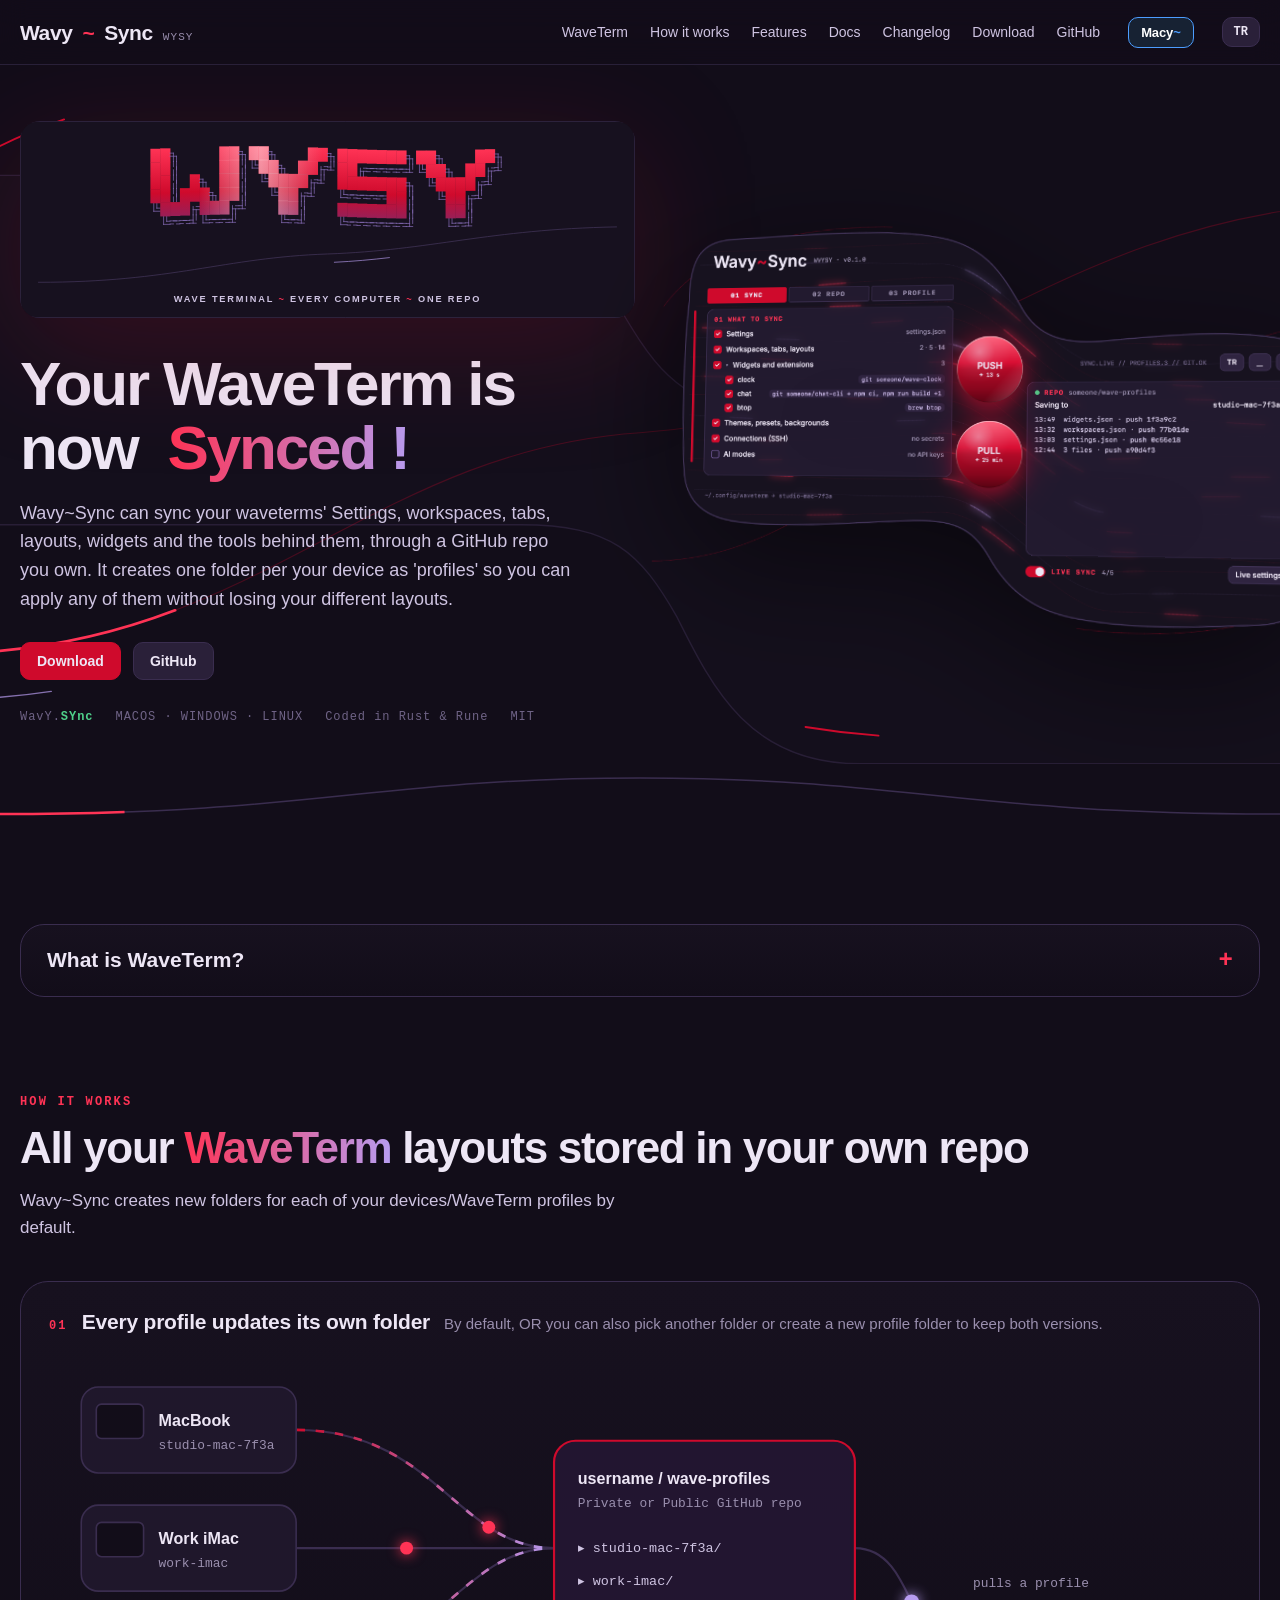
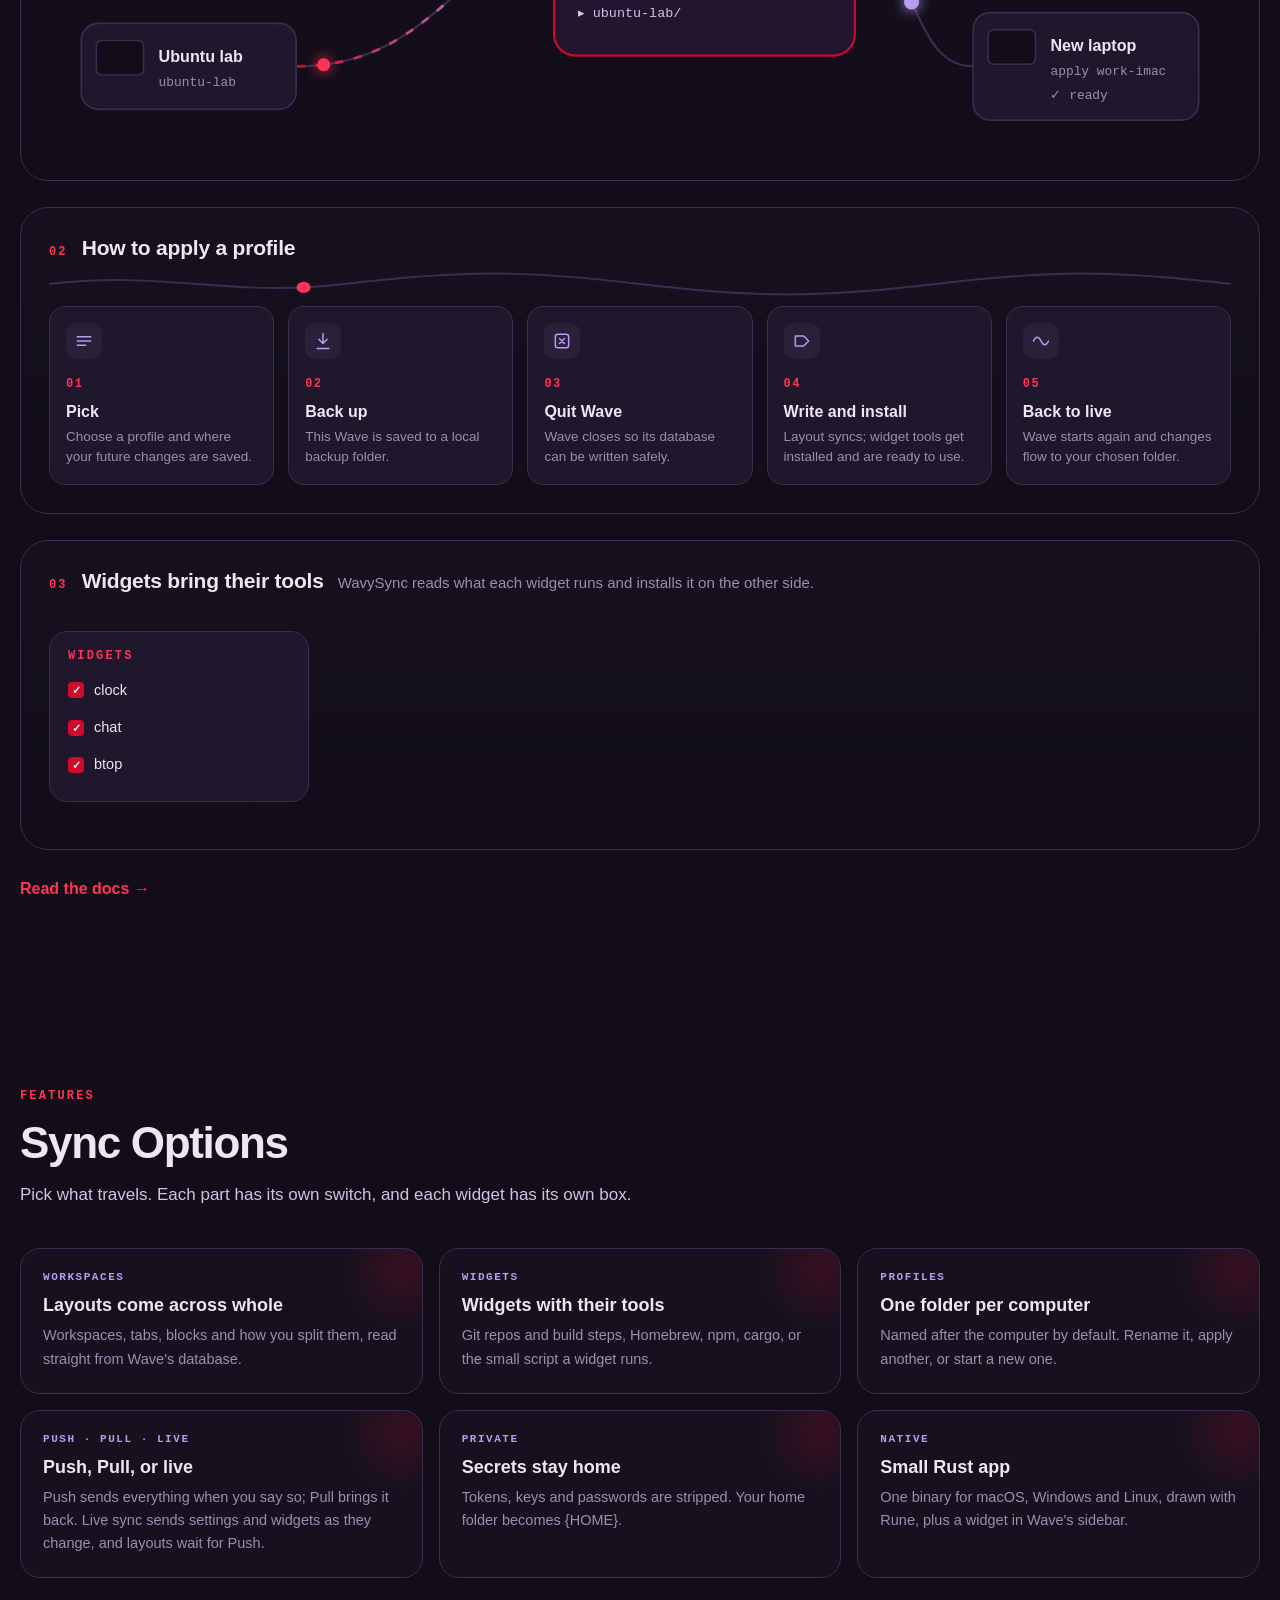
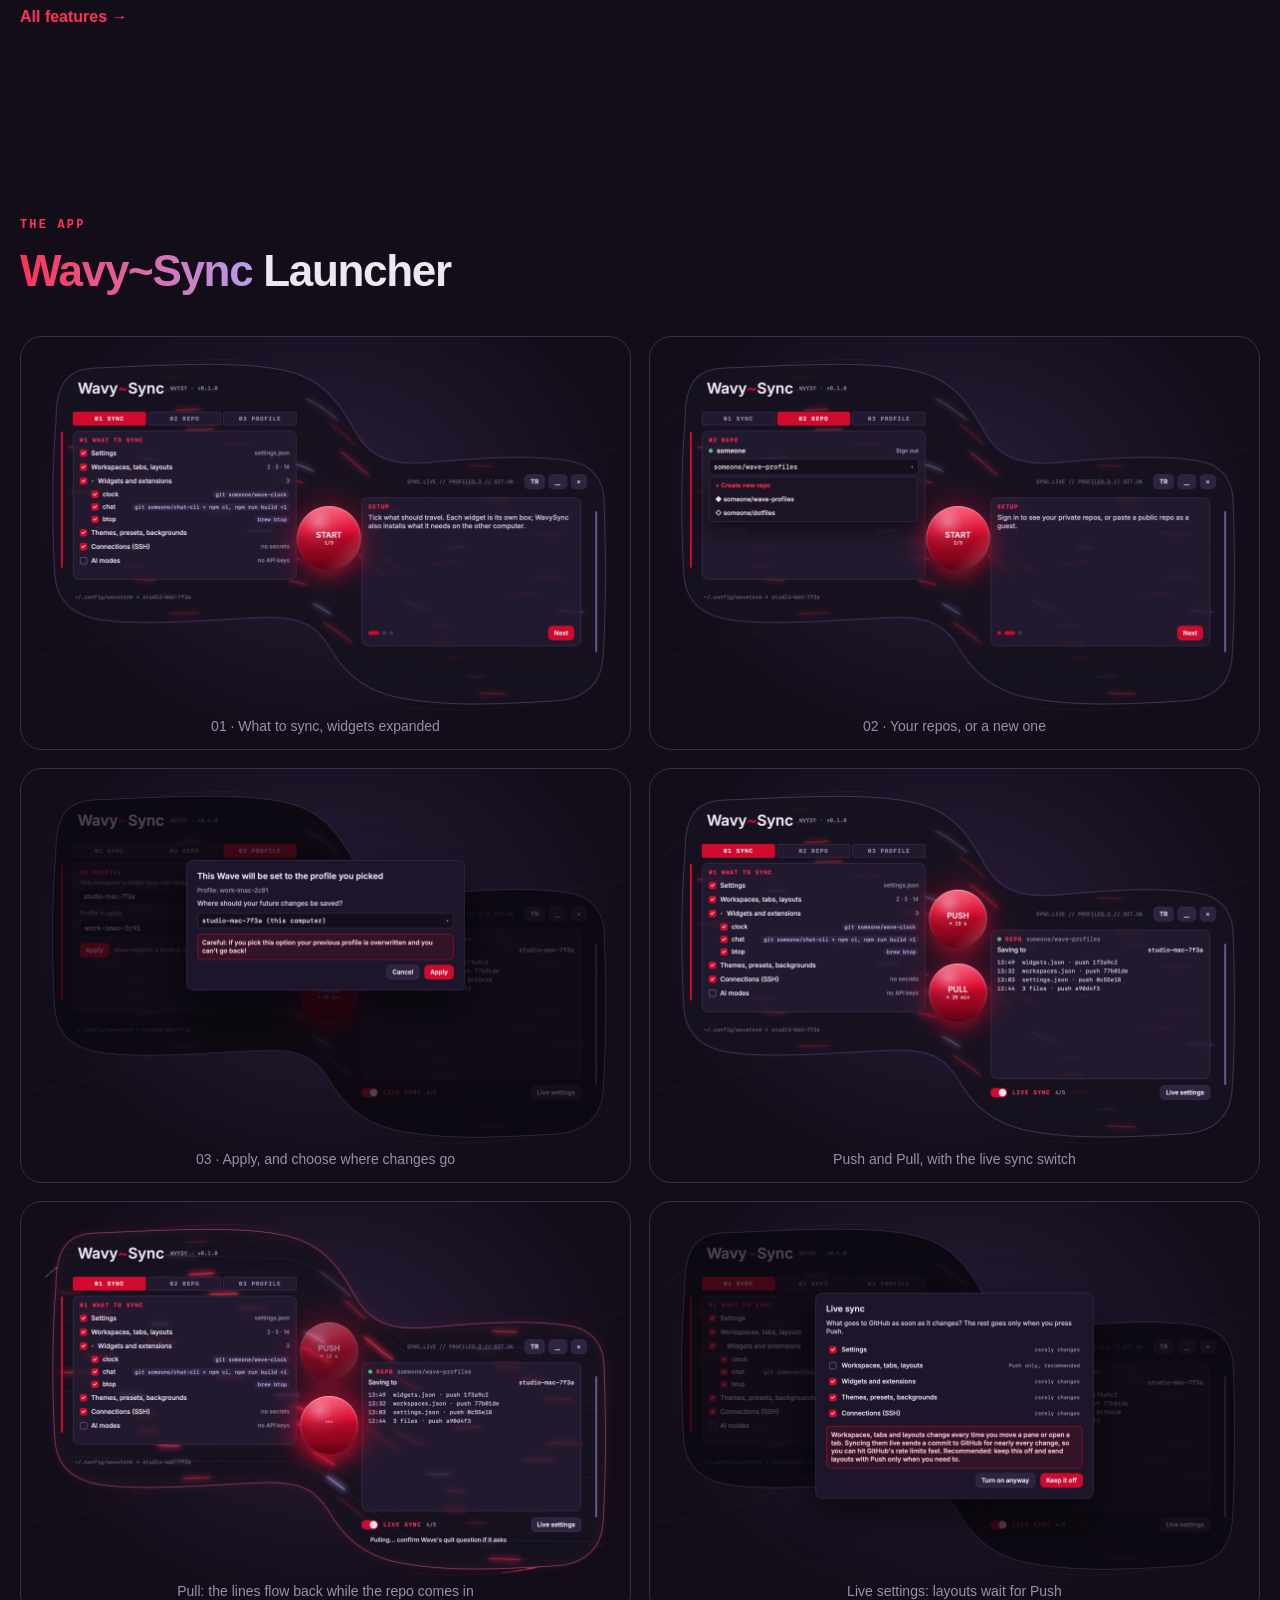
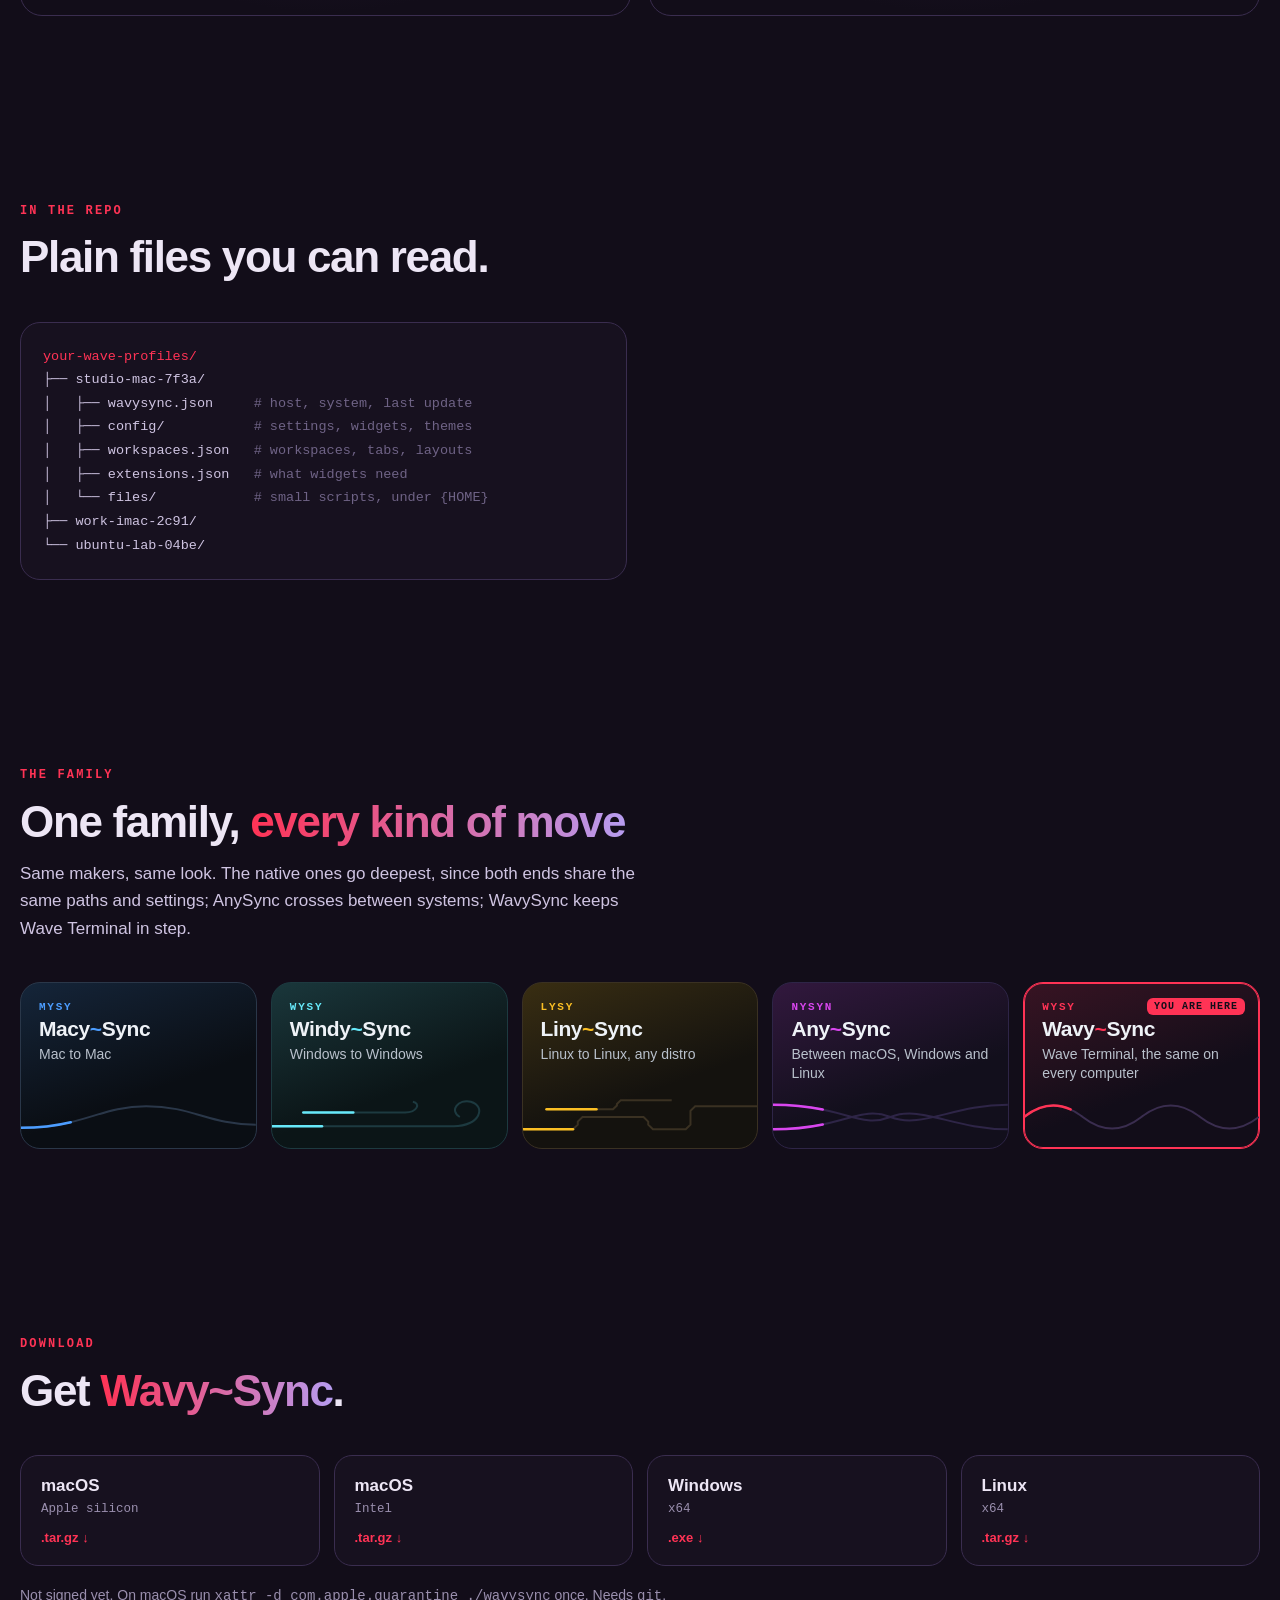
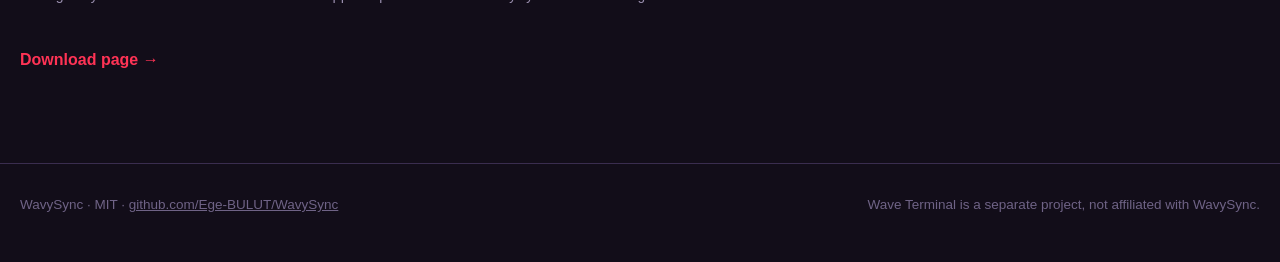
<file: site/index.html>
<!doctype html>
<html lang="en">
<head>
<meta charset="utf-8">
<meta name="viewport" content="width=device-width, initial-scale=1">
<title>WavySync: sync Wave Terminal settings, layouts and widgets across computers</title>
<meta name="description" content="WavySync syncs Wave Terminal across macOS, Windows and Linux: settings, workspaces, tabs, layouts, widgets and the tools behind them, through a GitHub repo you own. Free and open source.">
<link rel="canonical" href="https://wavysync.vercel.app/">
<meta name="google-site-verification" content="s66rd8O_x1saL6PLGpSpIPeHmGazHyTo27NTPkK-GJg">
<meta property="og:type" content="website">
<meta property="og:site_name" content="WavySync">
<meta property="og:url" content="https://wavysync.vercel.app/">
<meta property="og:title" content="WavySync: sync Wave Terminal settings, layouts and widgets across computers">
<meta property="og:description" content="WavySync syncs Wave Terminal across macOS, Windows and Linux: settings, workspaces, tabs, layouts, widgets and the tools behind them, through a GitHub repo you own. Free and open source.">
<meta property="og:image" content="https://wavysync.vercel.app/og.png">
<meta property="og:image:width" content="1200">
<meta property="og:image:height" content="630">
<meta name="twitter:card" content="summary_large_image">
<meta name="twitter:title" content="WavySync: sync Wave Terminal settings, layouts and widgets across computers">
<meta name="twitter:description" content="WavySync syncs Wave Terminal across macOS, Windows and Linux: settings, workspaces, tabs, layouts, widgets and the tools behind them, through a GitHub repo you own. Free and open source.">
<meta name="twitter:image" content="https://wavysync.vercel.app/og.png">
<meta name="theme-color" content="#120d19">
<script type="application/ld+json">{"@context": "https://schema.org", "@type": "SoftwareApplication", "name": "WavySync", "applicationCategory": "DeveloperApplication", "operatingSystem": "macOS, Windows, Linux", "url": "https://wavysync.vercel.app/", "downloadUrl": "https://github.com/Ege-BULUT/WavySync/releases/latest", "softwareVersion": "0.1.0", "license": "https://opensource.org/licenses/MIT", "image": "https://wavysync.vercel.app/og.png", "description": "WavySync syncs Wave Terminal across macOS, Windows and Linux: settings, workspaces, tabs, layouts, widgets and the tools behind them, through a GitHub repo you own. Free and open source.", "author": {"@type": "Person", "name": "Ege BULUT", "url": "https://github.com/Ege-BULUT"}, "offers": {"@type": "Offer", "price": "0", "priceCurrency": "USD"}, "codeRepository": "https://github.com/Ege-BULUT/WavySync"}</script>
<link rel="alternate" hreflang="en" href="https://wavysync.vercel.app/">
<link rel="alternate" hreflang="tr" href="https://wavysync.vercel.app/tr/">
<link rel="alternate" hreflang="x-default" href="https://wavysync.vercel.app/">
<meta property="og:locale" content="en_US">
<link rel="icon" href="data:image/svg+xml,%3Csvg xmlns='http://www.w3.org/2000/svg' viewBox='0 0 32 32'%3E%3Crect width='32' height='32' rx='8' fill='%23120d19'/%3E%3Cpath d='M5 19c4-8 8-8 11-3s7 5 11-3' fill='none' stroke='%23ff3355' stroke-width='3.5' stroke-linecap='round'/%3E%3C/svg%3E">
<link rel="stylesheet" href="site.css">
</head>
<body>

<nav>
  <div class="wrap">
    <a class="brand" href="./">Wavy<b>~</b>Sync <small>WYSY</small></a>
    <div class="links">
      <a href="waveterm/" data-i="nav.wt">WaveTerm</a>
      <a href="#how" class="opt" data-i="nav.how">How it works</a>
      <a href="features/" data-i="nav.features">Features</a>
      <a href="docs/" data-i="nav.docs">Docs</a>
      <a href="changelog/" class="opt" data-i="nav.changelog">Changelog</a>
      <a href="download/" data-i="nav.download">Download</a>
      <a href="https://github.com/Ege-BULUT/WavySync" class="opt">GitHub</a>
    </div>
    <a class="twin-nav to-macy" href="macy/" title="MacySync, the twin app">Macy<b>~</b></a>
    <button class="btn lang" id="lang" aria-label="Language">TR</button>
  </div>
</nav>

<header class="hero">
  <svg class="bg" viewBox="0 0 1440 760" preserveAspectRatio="xMidYMid slice" aria-hidden="true">
    <path class="tilde-fill" opacity=".55" d="M -40 120 H 520 C 640 120 660 210 720 300 C 760 360 800 380 900 380 H 1500 V 760 H 960 C 840 760 800 680 760 600 C 720 530 690 500 590 500 H -40 Z"/>
    <path class="swift base" d="M -40 640 C 300 640 420 420 720 400 S 1160 170 1500 150"/>
    <path class="swift a" d="M -40 640 C 300 640 420 420 720 400 S 1160 170 1500 150"/>
    <path class="swift b" d="M -40 690 C 320 690 440 470 720 440 S 1140 220 1500 200"/>
    <path class="swift c" d="M 20 90 C 160 20 340 0 560 40"/>
    <path class="swift c" style="animation-delay:-1.4s" d="M 900 720 C 1080 750 1260 720 1440 640"/>
  </svg>
  <div class="wrap hero-grid">
    <div>
      <img class="logo" src="logo.svg" alt="WYSY, WavySync logo">
      <h1 data-i="hero.h">Your WaveTerm is now&nbsp;&nbsp;<em>Synced !</em></h1>
      <p class="lead" data-i="hero.p">Wavy~Sync can sync your waveterms' Settings, workspaces, tabs, layouts, widgets and the tools behind them, through a GitHub repo you own. It creates one folder per your device as 'profiles' so you can apply any of them without losing your different layouts.</p>
      <div class="cta">
        <a class="btn red" href="#download" data-i="hero.dl">Download</a>
        <a class="btn" href="https://github.com/Ege-BULUT/WavySync" data-i="hero.gh">GitHub</a>
      </div>
      <div class="ticker"><span>WavY.<b>SYnc</b></span><span>MACOS · WINDOWS · LINUX</span><span>Coded in Rust &amp; Rune</span><span>MIT</span></div>
    </div>
    <div class="shot"><img src="main.png" width="2400" height="1440" alt="WavySync window: what to sync on the left, Push and Pull in the middle, the repo feed and live sync switch on the right"></div>
  </div>
</header>

<svg class="divider" viewBox="0 0 1440 70" preserveAspectRatio="none" aria-hidden="true"><path d="M0 50 C 360 50 420 14 720 14 S 1080 50 1440 50"/><path class="run" d="M0 50 C 360 50 420 14 720 14 S 1080 50 1440 50"/></svg>

<section id="waveterm">
  <div class="wrap">
    <details class="wt reveal">
      <summary data-i="wt.sum">What is WaveTerm?</summary>
      <div class="wt-body">
  <blockquote class="src">
    <p>Wave is an open-source, AI-integrated terminal for macOS, Linux, and Windows. It works with any AI model. Bring your own API keys for OpenAI, Claude, or Gemini, or run local models via Ollama and LM Studio. No accounts required.</p>
    <p>Wave also supports durable SSH sessions that survive network interruptions and restarts, with automatic reconnection. Edit remote files with a built-in graphical editor and preview files inline without leaving the terminal.</p>
    <cite>Wave Terminal README · github.com/wavetermdev/waveterm</cite>
  </blockquote>
  <blockquote class="src">
    <p>Wave is an open-source terminal with superpowers, integrating file previews, file editing, AI, web browsing, and workspace organization.</p>
    <cite>waveterm.dev</cite>
  </blockquote>
  <div class="linkrow">
    <a class="btn red" href="https://github.com/wavetermdev/waveterm/releases/latest" data-i="wt.dl">Download the latest stable release</a>
    <a class="btn" href="https://www.waveterm.dev">waveterm.dev</a>
    <a class="btn" href="https://github.com/wavetermdev/waveterm">GitHub</a>
    <a class="btn" href="https://docs.waveterm.dev" data-i="wt.docs">Documentation</a>
  </div>
  <p class="rel"><span data-i="wt.latest">Latest stable release:</span> <a data-wave-rel href="https://github.com/wavetermdev/waveterm/releases/tag/v0.14.5">v0.14.5</a> · <span data-wave-date>2026-04-16</span> · macOS · Windows · Linux</p>
  <figure class="wt-shot"><img src="waveterm/img/wave.webp" width="3680" height="2382" alt="Wave Terminal with terminals, a web view, file preview and Wave AI" loading="lazy"></figure>

  <h3 class="sec" data-i="wt.fh">Features</h3>
  <p class="rel" data-i="wt.note">In Wave's own words, from waveterm.dev and the Wave Terminal README.</p>
  <div class="wt-feats">
    <figure><img src="waveterm/img/layouts.jpg" width="1633" height="935" alt="Screen Splitting and Layouts" loading="lazy"><figcaption><b>Screen Splitting and Layouts</b>Split screens and arrange terminals, editors, and web views into workspaces and dashboards</figcaption></figure>
    <figure><img src="waveterm/img/connections.png" width="1316" height="1038" alt="Manage Remote Machines" loading="lazy"><figcaption><b>Manage Remote Machines</b>Quickly switch between remote servers and clusters with our SSH connection manager (with WSL support)</figcaption></figure>
    <figure><img src="waveterm/img/files.webp" width="3456" height="2160" alt="Work with Remote Files" loading="lazy"><figcaption><b>Work with Remote Files</b>Navigate directories, preview markdown and images, and manage files on remote machines</figcaption></figure>
    <figure><img src="waveterm/img/browser.webp" width="3456" height="2160" alt="Inline Web Browser" loading="lazy"><figcaption><b>Inline Web Browser</b>Built-in web browser to access Github, StackOverflow, dashboards, and your own apps</figcaption></figure>
  </div>

  <h3 class="sec" data-i="wt.kh">Key Features</h3>
  <ul class="keyf">
    <li>Wave AI - Context-aware terminal assistant that reads your terminal output, analyzes widgets, and performs file operations</li>
    <li>Durable SSH Sessions - Remote terminal sessions survive connection interruptions, network changes, and Wave restarts with automatic reconnection</li>
    <li>Flexible drag &amp; drop interface to organize terminal blocks, editors, web browsers, and AI assistants</li>
    <li>Built-in editor for editing remote files with syntax highlighting and modern editor features</li>
    <li>Rich file preview system for remote files (markdown, images, video, PDFs, CSVs, directories)</li>
    <li>Quick full-screen toggle for any block - expand terminals, editors, and previews for better visibility, then instantly return to multi-block view</li>
    <li>AI chat widget with support for multiple models (OpenAI, Claude, Azure, Perplexity, Ollama)</li>
    <li>Command Blocks for isolating and monitoring individual commands</li>
    <li>One-click remote connections with full terminal and file system access</li>
    <li>Secure secret storage using native system backends - store API keys and credentials locally, access them across SSH sessions</li>
    <li>Rich customization including tab themes, terminal styles, and background images</li>
    <li>Powerful <code>wsh</code> command system for managing your workspace from the CLI and sharing data between terminal sessions</li>
    <li>Connected file management with <code>wsh file</code> - seamlessly copy and sync files between local and remote SSH hosts</li>
  </ul>
  <p class="rel" data-i="wt.lic">Text and screenshots from Wave Terminal by Command Line Inc., Apache License 2.0. WavySync is not affiliated with Wave Terminal.</p>
        <a class="more" href="waveterm/" data-i="wt.page">Open as a page →</a>
      </div>
    </details>
  </div>
</section>

<section id="how">
  <div class="wrap">
    <span class="caps" data-i="how.k">How it works</span>
    <h2 data-i="how.h">All your <em>WaveTerm</em> layouts stored in your own repo</h2>
    <p class="sub" data-i="how.p">Wavy~Sync creates new folders for each of your devices/WaveTerm profiles by default.</p>

    <div class="stage reveal">
      <div class="stage-head"><span class="caps">01</span><h3 data-i="d1.h">Every profile updates its own folder</h3><p data-i="d1.p">By default, OR you can also pick another folder or create a new profile folder to keep both versions.</p></div>
      <svg viewBox="0 0 1100 380" role="img" aria-label="Three computers push to their own folders in one repo">
        <defs>
          <linearGradient id="wireGrad" x1="0" x2="1"><stop offset="0" stop-color="#cf0a2c"/><stop offset="1" stop-color="#b79cf0"/></linearGradient>
        </defs>
        <path id="w1" class="wire" d="M 230 80 C 360 80 380 190 470 190"/>
        <path id="w2" class="wire" d="M 230 190 C 330 190 380 190 470 190"/>
        <path id="w3" class="wire" d="M 230 300 C 360 300 380 190 470 190"/>
        <path class="wire hot" d="M 230 80 C 360 80 380 190 470 190"/>
        <path class="wire hot" style="animation-delay:-.4s" d="M 230 190 C 330 190 380 190 470 190"/>
        <path class="wire hot" style="animation-delay:-.8s" d="M 230 300 C 360 300 380 190 470 190"/>
        <path id="w4" class="wire" d="M 750 190 C 810 190 800 300 860 300"/>

        <g class="node" transform="translate(30 40)"><rect width="200" height="80" rx="16"/><rect class="scr" x="14" y="16" width="44" height="32" rx="5"/><text class="t" x="72" y="36">MacBook</text><text class="s" x="72" y="58">studio-mac-7f3a</text></g>
        <g class="node" transform="translate(30 150)"><rect width="200" height="80" rx="16"/><rect class="scr" x="14" y="16" width="44" height="32" rx="5"/><text class="t" x="72" y="36">Work iMac</text><text class="s" x="72" y="58">work-imac</text></g>
        <g class="node" transform="translate(30 260)"><rect width="200" height="80" rx="16"/><rect class="scr" x="14" y="16" width="44" height="32" rx="5"/><text class="t" x="72" y="36">Ubuntu lab</text><text class="s" x="72" y="58">ubuntu-lab</text></g>

        <g class="node repo" transform="translate(470 90)">
          <rect width="280" height="200" rx="20"/>
          <text class="t" x="22" y="40">username / wave-profiles</text>
          <text class="s" x="22" y="62" data-i="d1.repo">Private or Public GitHub repo</text>
          <text class="folder on" x="22" y="104">▸ studio-mac-7f3a/</text>
          <text class="folder on" style="animation-delay:1s" x="22" y="134">▸ work-imac/</text>
          <text class="folder on" style="animation-delay:2s" x="22" y="164">▸ ubuntu-lab/</text>
        </g>
        <g class="node" transform="translate(860 250)"><rect width="210" height="100" rx="16"/><rect class="scr" x="14" y="16" width="44" height="32" rx="5"/><text class="t" x="72" y="36" data-i="d1.new">New laptop</text><text class="s" x="72" y="58" data-i="d1.apply">apply work-imac</text><text class="s" x="72" y="80" fill="#4fd18b">✓ ready</text></g>
        <text class="s" x="860" y="226" fill="#9a8fae" style="font:500 12px var(--mono)" data-i="d1.pull">pulls a profile</text>
        <circle class="pkt" r="6"><animateMotion dur="3s" repeatCount="indefinite"><mpath href="#w1"/></animateMotion></circle>
        <circle class="pkt" r="6"><animateMotion dur="3s" begin="1s" repeatCount="indefinite"><mpath href="#w2"/></animateMotion></circle>
        <circle class="pkt" r="6"><animateMotion dur="3s" begin="2s" repeatCount="indefinite"><mpath href="#w3"/></animateMotion></circle>
        <circle class="pkt v" r="7"><animateMotion dur="3.6s" begin=".6s" repeatCount="indefinite"><mpath href="#w4"/></animateMotion></circle>
      </svg>
    </div>

    <div class="stage reveal">
      <div class="stage-head"><span class="caps">02</span><h3 data-i="d2.h">How to apply a profile</h3></div>
      <div class="steps">
        <div class="rail" aria-hidden="true"><svg viewBox="0 0 1000 30" preserveAspectRatio="none"><path d="M0 15 C 100 0 150 30 250 15 S 400 0 500 15 S 650 30 750 15 S 900 0 1000 15" fill="none" stroke="#3a2d4f" stroke-width="2"/><circle r="6" fill="#ff3355"><animateMotion dur="10s" repeatCount="indefinite" path="M0 15 C 100 0 150 30 250 15 S 400 0 500 15 S 650 30 750 15 S 900 0 1000 15"/></circle></svg></div>
        <div class="step"><div class="ic"><svg viewBox="0 0 24 24"><path d="M4 7h16M4 12h16M4 17h10"/></svg></div><span class="n">01</span><h4 data-i="s1.h">Pick</h4><p data-i="s1.p">Choose a profile and where your future changes are saved.</p></div>
        <div class="step"><div class="ic"><svg viewBox="0 0 24 24"><path d="M12 3v12M7 10l5 5 5-5M5 21h14"/></svg></div><span class="n">02</span><h4 data-i="s2.h">Back up</h4><p data-i="s2.p">This Wave is saved to a local backup folder.</p></div>
        <div class="step"><div class="ic"><svg viewBox="0 0 24 24"><rect x="4" y="4" width="16" height="16" rx="3"/><path d="M9 9l6 6M15 9l-6 6"/></svg></div><span class="n">03</span><h4 data-i="s3.h">Quit Wave</h4><p data-i="s3.p">Wave closes so its database can be written safely.</p></div>
        <div class="step"><div class="ic"><svg viewBox="0 0 24 24"><path d="M4 6h10l6 6-6 6H4z"/></svg></div><span class="n">04</span><h4 data-i="s4.h">Write and install</h4><p data-i="s4.p">Layout syncs; widget tools get installed and are ready to use.</p></div>
        <div class="step"><div class="ic"><svg viewBox="0 0 24 24"><path d="M3 12c3-6 6-6 9 0s6 6 9 0"/></svg></div><span class="n">05</span><h4 data-i="s5.h">Back to live</h4><p data-i="s5.p">Wave starts again and changes flow to your chosen folder.</p></div>
      </div>
    </div>

    <div class="stage reveal">
      <div class="stage-head"><span class="caps">03</span><h3 data-i="d3.h">Widgets bring their tools</h3><p data-i="d3.p">WavySync reads what each widget runs and installs it on the other side.</p></div>
      <div class="deps">
        <div class="wcard">
          <div class="caps" style="margin-bottom:10px" data-i="d3.w">Widgets</div>
          <div class="row"><span class="chk">✓</span>clock</div>
          <div class="row"><span class="chk">✓</span>chat</div>
          <div class="row"><span class="chk">✓</span>btop</div>
        </div>
        <div class="chips">
          <div class="chip"><b>git</b>clone someone/wave-clock<span class="ok">✓ cloned</span></div>
          <div class="chip"><b>build</b>npm ci && npm run build<span class="ok">✓ built</span></div>
          <div class="chip"><b>file</b>{HOME}/.local/bin/chat<span class="ok">✓ written</span></div>
          <div class="chip"><b>brew</b>install btop<span class="ok">✓ installed</span></div>
        </div>
      </div>
    </div>
    <a class="more" href="docs/" data-i="more.docs">Read the docs →</a>
  </div>
</section>

<section id="features">
  <div class="wrap">
    <span class="caps" data-i="f.k">Features</span>
    <h2 data-i="f.h">Sync Options</h2>
    <p class="sub" data-i="f.p">Pick what travels. Each part has its own switch, and each widget has its own box.</p>
    <div class="grid">
      <div class="card reveal"><span class="k">WORKSPACES</span><h3 data-i="f1.h">Layouts come across whole</h3><p data-i="f1.p">Workspaces, tabs, blocks and how you split them, read straight from Wave's database.</p></div>
      <div class="card reveal"><span class="k">WIDGETS</span><h3 data-i="f2.h">Widgets with their tools</h3><p data-i="f2.p">Git repos and build steps, Homebrew, npm, cargo, or the small script a widget runs.</p></div>
      <div class="card reveal"><span class="k">PROFILES</span><h3 data-i="f3.h">One folder per computer</h3><p data-i="f3.p">Named after the computer by default. Rename it, apply another, or start a new one.</p></div>
      <div class="card reveal"><span class="k">PUSH · PULL · LIVE</span><h3 data-i="f4.h">Push, Pull, or live</h3><p data-i="f4.p">Push sends everything when you say so; Pull brings it back. Live sync sends settings and widgets as they change, and layouts wait for Push.</p></div>
      <div class="card reveal"><span class="k">PRIVATE</span><h3 data-i="f5.h">Secrets stay home</h3><p data-i="f5.p">Tokens, keys and passwords are stripped. Your home folder becomes {HOME}.</p></div>
      <div class="card reveal"><span class="k">NATIVE</span><h3 data-i="f6.h">Small Rust app</h3><p data-i="f6.p">One binary for macOS, Windows and Linux, drawn with Rune, plus a widget in Wave's sidebar.</p></div>
    </div>
    <a class="more" href="features/" data-i="more.f">All features →</a>
  </div>
</section>

<section id="screens">
  <div class="wrap">
    <span class="caps" data-i="g.k">The app</span>
    <h2 data-i="g.h"><em>Wavy~Sync</em> Launcher</h2>
    <div class="gallery">
      <figure class="reveal"><img src="sync.png" width="2400" height="1440" alt="Step 1, what to sync" loading="lazy"><figcaption data-i="g1">01 · What to sync, widgets expanded</figcaption></figure>
      <figure class="reveal"><img src="repo.png" width="2400" height="1440" alt="Step 2, repo" loading="lazy"><figcaption data-i="g2">02 · Your repos, or a new one</figcaption></figure>
      <figure class="reveal"><img src="apply.png" width="2400" height="1440" alt="Apply dialog" loading="lazy"><figcaption data-i="g3">03 · Apply, and choose where changes go</figcaption></figure>
      <figure class="reveal"><img src="main.png" width="2400" height="1440" alt="Push and Pull buttons" loading="lazy"><figcaption data-i="g4">Push and Pull, with the live sync switch</figcaption></figure>
      <figure class="reveal"><img src="pull.png" width="2400" height="1440" alt="Pull running" loading="lazy"><figcaption data-i="g5">Pull: the lines flow back while the repo comes in</figcaption></figure>
      <figure class="reveal"><img src="live.png" width="2400" height="1440" alt="Live settings" loading="lazy"><figcaption data-i="g6">Live settings: layouts wait for Push</figcaption></figure>
    </div>
  </div>
</section>

<section id="layout">
  <div class="wrap split">
    <div>
      <span class="caps" data-i="l.k">In the repo</span>
      <h2 data-i="l.h">Plain files you can read.</h2>
      <pre class="tree"><span class="r">your-wave-profiles/</span>
├── studio-mac-7f3a/
│   ├── wavysync.json     <span class="c"># host, system, last update</span>
│   ├── config/           <span class="c"># settings, widgets, themes</span>
│   ├── workspaces.json   <span class="c"># workspaces, tabs, layouts</span>
│   ├── extensions.json   <span class="c"># what widgets need</span>
│   └── files/            <span class="c"># small scripts, under {HOME}</span>
├── work-imac-2c91/
└── ubuntu-lab-04be/</pre>
    </div>
    <div class="never reveal" style="margin-top:58px">
      <h3 data-i="n.h">Never leaves your computer</h3>
      <ul>
        <li data-i="n.1">Keys named like <code>token</code>, <code>secret</code>, <code>password</code>, <code>apikey</code>, <code>privatekey</code></li>
        <li data-i="n.2">Terminal history and scrollback</li>
        <li data-i="n.3">Your GitHub sign in: it stays in the system keychain</li>
        <li data-i="n.4">Anything you leave unticked</li>
      </ul>
    </div>
  </div>
</section>

<section id="family">
  <div class="wrap">
    <span class="caps" data-i="fam.k">The family</span>
    <h2 data-i="fam.h">One family, <em>every kind of move</em></h2>
    <p class="sub" data-i="fam.p">Same makers, same look. The native ones go deepest, since both ends share the same paths and settings; AnySync crosses between systems; WavySync keeps Wave Terminal in step.</p>
    <div class="fam">
      <a class="fm" href="https://macysync.vercel.app/" style="--fa:#4c9dff;--fbg:#0a0e14;--fe:#2a3749"><svg viewBox="0 0 300 60" preserveAspectRatio="none" aria-hidden="true"><path class="fb" d="M0 44 C 80 44 100 16 160 16 S 240 40 300 40"/><path class="fr" style="animation-delay:-0.0s" d="M0 44 C 80 44 100 16 160 16 S 240 40 300 40"/></svg><span class="fk">MYSY</span><b>Macy<i>~</i>Sync</b><span class="fl" data-i="fam.macysync">Mac to Mac</span></a>
      <a class="fm" href="https://windysync.vercel.app/" style="--fa:#67e8f9;--fbg:#0b1517;--fe:#1d3a40"><svg viewBox="0 0 300 60" preserveAspectRatio="none" aria-hidden="true"><path class="fb" d="M0 42 H 232 C 266 42 274 16 254 10 C 238 6 226 22 240 30"/><path class="fr" style="animation-delay:-0.0s" d="M0 42 H 232 C 266 42 274 16 254 10 C 238 6 226 22 240 30"/><path class="fb" d="M40 24 H 170 C 186 24 190 12 180 10"/><path class="fr" style="animation-delay:-1.3s" d="M40 24 H 170 C 186 24 190 12 180 10"/></svg><span class="fk">WYSY</span><b>Windy<i>~</i>Sync</b><span class="fl" data-i="fam.windysync">Windows to Windows</span></a>
      <a class="fm" href="https://linysync.vercel.app/" style="--fa:#fbbf24;--fbg:#14120e;--fe:#3a3122"><svg viewBox="0 0 300 60" preserveAspectRatio="none" aria-hidden="true"><path class="fb" d="M 0 46 L 64 46 L 70 40 L 70 36 L 76 30 L 154 30 L 160 36 L 160 40 L 166 46 L 208 46 L 214 40 L 214 22 L 220 16 L 300 16"/><path class="fr" style="animation-delay:-0.0s" d="M 0 46 L 64 46 L 70 40 L 70 36 L 76 30 L 154 30 L 160 36 L 160 40 L 166 46 L 208 46 L 214 40 L 214 22 L 220 16 L 300 16"/><path class="fb" d="M 30 20 L 115 20 L 120 15 L 120 13 L 125 8 L 190 8"/><path class="fr" style="animation-delay:-1.3s" d="M 30 20 L 115 20 L 120 15 L 120 13 L 125 8 L 190 8"/></svg><span class="fk">LYSY</span><b>Liny<i>~</i>Sync</b><span class="fl" data-i="fam.linysync">Linux to Linux, any distro</span></a>
      <a class="fm" href="https://anysync.vercel.app/" style="--fa:#d946ef;--fbg:#120f1c;--fe:#2e2547"><svg viewBox="0 0 300 60" preserveAspectRatio="none" aria-hidden="true"><path class="fb" d="M0 46 C 90 46 110 14 150 30 S 230 14 300 14"/><path class="fr" style="animation-delay:-0.0s" d="M0 46 C 90 46 110 14 150 30 S 230 14 300 14"/><path class="fb" d="M0 14 C 90 14 110 46 150 30 S 230 46 300 46"/><path class="fr" style="animation-delay:-1.3s" d="M0 14 C 90 14 110 46 150 30 S 230 46 300 46"/></svg><span class="fk">NYSYN</span><b>Any<i>~</i>Sync</b><span class="fl" data-i="fam.anysync">Between macOS, Windows and Linux</span></a>
      <a class="fm here" href="https://wavysync.vercel.app/" style="--fa:#ff3355;--fbg:#120d19;--fe:#3a2d4f"><svg viewBox="0 0 300 60" preserveAspectRatio="none" aria-hidden="true"><path class="fb" d="M0 30 C 25 10 50 10 75 30 S 125 50 150 30 S 200 10 225 30 S 275 50 300 30"/><path class="fr" style="animation-delay:-0.0s" d="M0 30 C 25 10 50 10 75 30 S 125 50 150 30 S 200 10 225 30 S 275 50 300 30"/></svg><span class="fk">WYSY</span><b>Wavy<i>~</i>Sync</b><span class="fl" data-i="fam.wavysync">Wave Terminal, the same on every computer</span><span class="fh" data-i="fam.here">you are here</span></a>
    </div>
  </div>
</section>

<section id="download">
  <div class="wrap">
    <span class="caps" data-i="dl.k">Download</span>
    <h2 data-i="dl.h">Get <em>Wavy~Sync</em>.</h2>
    <div class="dl">
      <a class="os" href="https://github.com/Ege-BULUT/WavySync/releases/latest/download/wavysync-macos-arm64.tar.gz"><b>macOS</b><span>Apple silicon</span><i>.tar.gz ↓</i></a>
      <a class="os" href="https://github.com/Ege-BULUT/WavySync/releases/latest/download/wavysync-macos-x64.tar.gz"><b>macOS</b><span>Intel</span><i>.tar.gz ↓</i></a>
      <a class="os" href="https://github.com/Ege-BULUT/WavySync/releases/latest/download/wavysync-windows-x64.exe"><b>Windows</b><span>x64</span><i>.exe ↓</i></a>
      <a class="os" href="https://github.com/Ege-BULUT/WavySync/releases/latest/download/wavysync-linux-x64.tar.gz"><b>Linux</b><span>x64</span><i>.tar.gz ↓</i></a>
    </div>
    <p class="note" data-i="dl.n">Not signed yet. On macOS run <code>xattr -d com.apple.quarantine ./wavysync</code> once. Needs <code>git</code>.</p>
    <a class="more" href="download/" data-i="more.dl">Download page →</a>
  </div>
</section>

<footer>
  <div class="wrap">
    <span>WavySync · MIT · <a href="https://github.com/Ege-BULUT/WavySync">github.com/Ege-BULUT/WavySync</a></span>
    <span data-i="foot">Wave Terminal is a separate project, not affiliated with WavySync.</span>
  </div>
</footer>

<script src="site.js"></script>
</body>
</html>
</file>
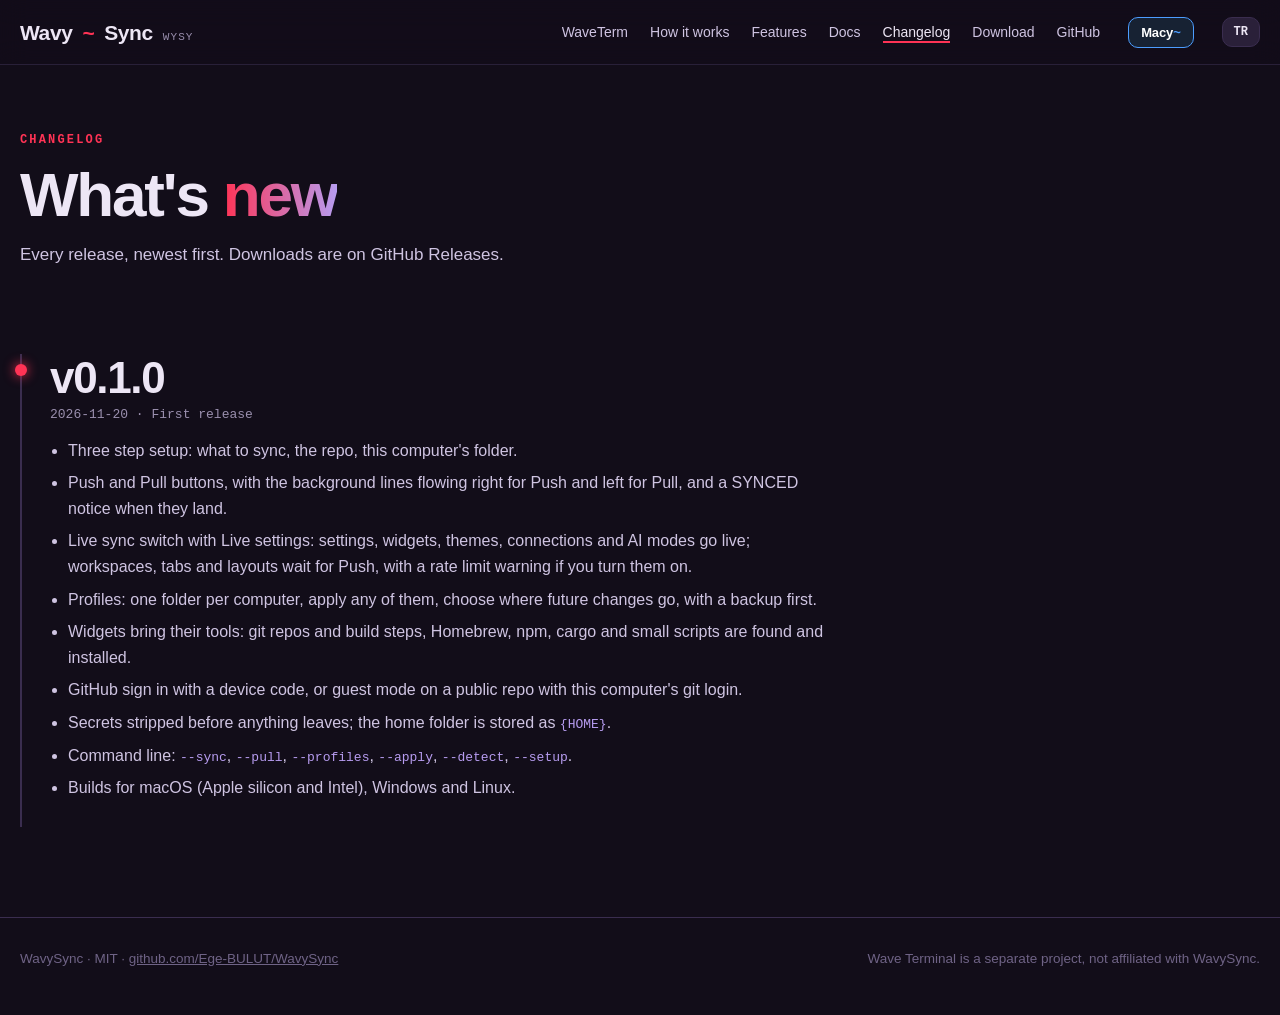
<file: site/changelog/index.html>
<!doctype html>
<html lang="en">
<head>
<meta charset="utf-8">
<meta name="viewport" content="width=device-width, initial-scale=1">
<title>Changelog · WavySync</title>
<meta name="description" content="Every WavySync release and what changed, newest first.">
<link rel="canonical" href="https://wavysync.vercel.app/changelog/">
<meta name="google-site-verification" content="s66rd8O_x1saL6PLGpSpIPeHmGazHyTo27NTPkK-GJg">
<meta property="og:type" content="website">
<meta property="og:site_name" content="WavySync">
<meta property="og:url" content="https://wavysync.vercel.app/changelog/">
<meta property="og:title" content="Changelog · WavySync">
<meta property="og:description" content="Every WavySync release and what changed, newest first.">
<meta property="og:image" content="https://wavysync.vercel.app/og.png">
<meta property="og:image:width" content="1200">
<meta property="og:image:height" content="630">
<meta name="twitter:card" content="summary_large_image">
<meta name="twitter:title" content="Changelog · WavySync">
<meta name="twitter:description" content="Every WavySync release and what changed, newest first.">
<meta name="twitter:image" content="https://wavysync.vercel.app/og.png">
<meta name="theme-color" content="#120d19">
<link rel="alternate" hreflang="en" href="https://wavysync.vercel.app/changelog/">
<link rel="alternate" hreflang="tr" href="https://wavysync.vercel.app/tr/changelog/">
<link rel="alternate" hreflang="x-default" href="https://wavysync.vercel.app/changelog/">
<meta property="og:locale" content="en_US">
<link rel="icon" href="data:image/svg+xml,%3Csvg xmlns='http://www.w3.org/2000/svg' viewBox='0 0 32 32'%3E%3Crect width='32' height='32' rx='8' fill='%23120d19'/%3E%3Cpath d='M5 19c4-8 8-8 11-3s7 5 11-3' fill='none' stroke='%23ff3355' stroke-width='3.5' stroke-linecap='round'/%3E%3C/svg%3E">
<link rel="stylesheet" href="../site.css">
</head>
<body>

<nav>
  <div class="wrap">
    <a class="brand" href="../">Wavy<b>~</b>Sync <small>WYSY</small></a>
    <div class="links">
      <a href="../waveterm/" data-i="nav.wt">WaveTerm</a>
      <a href="../#how" class="opt" data-i="nav.how">How it works</a>
      <a href="../features/" data-i="nav.features">Features</a>
      <a href="../docs/" data-i="nav.docs">Docs</a>
      <a href="../changelog/" class="opt on" data-i="nav.changelog">Changelog</a>
      <a href="../download/" data-i="nav.download">Download</a>
      <a href="https://github.com/Ege-BULUT/WavySync" class="opt">GitHub</a>
    </div>
    <a class="twin-nav to-macy" href="../macy/" title="MacySync, the twin app">Macy<b>~</b></a>
    <button class="btn lang" id="lang" aria-label="Language">TR</button>
  </div>
</nav>

<header class="page-head">
  <div class="wrap">
    <span class="caps" data-i="cl.k">Changelog</span>
    <h1 data-i="cl.h">What's <em>new</em></h1>
    <p class="sub" data-i="cl.p">Every release, newest first. Downloads are on GitHub Releases.</p>
  </div>
</header>

<section>
  <div class="wrap">
    <div class="release reveal">
      <h2><a href="https://github.com/Ege-BULUT/WavySync/releases/tag/v0.1.0" style="text-decoration:none">v0.1.0</a></h2>
      <div class="date">2026-11-20 · <span data-i="cl.first">First release</span></div>
      <ul data-l="en">
        <li>Three step setup: what to sync, the repo, this computer's folder.</li>
        <li>Push and Pull buttons, with the background lines flowing right for Push and left for Pull, and a SYNCED notice when they land.</li>
        <li>Live sync switch with Live settings: settings, widgets, themes, connections and AI modes go live; workspaces, tabs and layouts wait for Push, with a rate limit warning if you turn them on.</li>
        <li>Profiles: one folder per computer, apply any of them, choose where future changes go, with a backup first.</li>
        <li>Widgets bring their tools: git repos and build steps, Homebrew, npm, cargo and small scripts are found and installed.</li>
        <li>GitHub sign in with a device code, or guest mode on a public repo with this computer's git login.</li>
        <li>Secrets stripped before anything leaves; the home folder is stored as <code>{HOME}</code>.</li>
        <li>Command line: <code>--sync</code>, <code>--pull</code>, <code>--profiles</code>, <code>--apply</code>, <code>--detect</code>, <code>--setup</code>.</li>
        <li>Builds for macOS (Apple silicon and Intel), Windows and Linux.</li>
      </ul>
      <ul data-l="tr">
        <li>Üç adımlı kurulum: ne senkronlansın, depo, bu bilgisayarın klasörü.</li>
        <li>Push ve Pull butonları: Push'ta arka plan çizgileri sağa, Pull'da sola akar; iş bitince SYNCED bildirimi çıkar.</li>
        <li>Canlı senkron anahtarı ve Canlı ayarlar: ayarlar, widget'lar, temalar, bağlantılar ve AI modları canlı gider; çalışma alanları, sekmeler ve düzenler Push'u bekler, açmak istersen hız limiti uyarısı çıkar.</li>
        <li>Profiller: her bilgisayara bir klasör, herhangi birini uygula, değişikliklerin nereye gideceğini seç; önce yedek alınır.</li>
        <li>Widget'lar araçlarıyla gelir: git depoları ve derleme adımları, Homebrew, npm, cargo ve küçük betikler bulunur ve kurulur.</li>
        <li>Cihaz koduyla GitHub girişi ya da bu bilgisayarın git girişiyle public bir depoda misafir modu.</li>
        <li>Bir şey çıkmadan önce gizli bilgiler ayıklanır; ev klasörü <code>{HOME}</code> olarak saklanır.</li>
        <li>Komut satırı: <code>--sync</code>, <code>--pull</code>, <code>--profiles</code>, <code>--apply</code>, <code>--detect</code>, <code>--setup</code>.</li>
        <li>macOS (Apple silicon ve Intel), Windows ve Linux için derlemeler.</li>
      </ul>
    </div>
  </div>
</section>

<footer>
  <div class="wrap">
    <span>WavySync · MIT · <a href="https://github.com/Ege-BULUT/WavySync">github.com/Ege-BULUT/WavySync</a></span>
    <span data-i="foot">Wave Terminal is a separate project, not affiliated with WavySync.</span>
  </div>
</footer>

<script src="../site.js"></script>
</body>
</html>
</file>
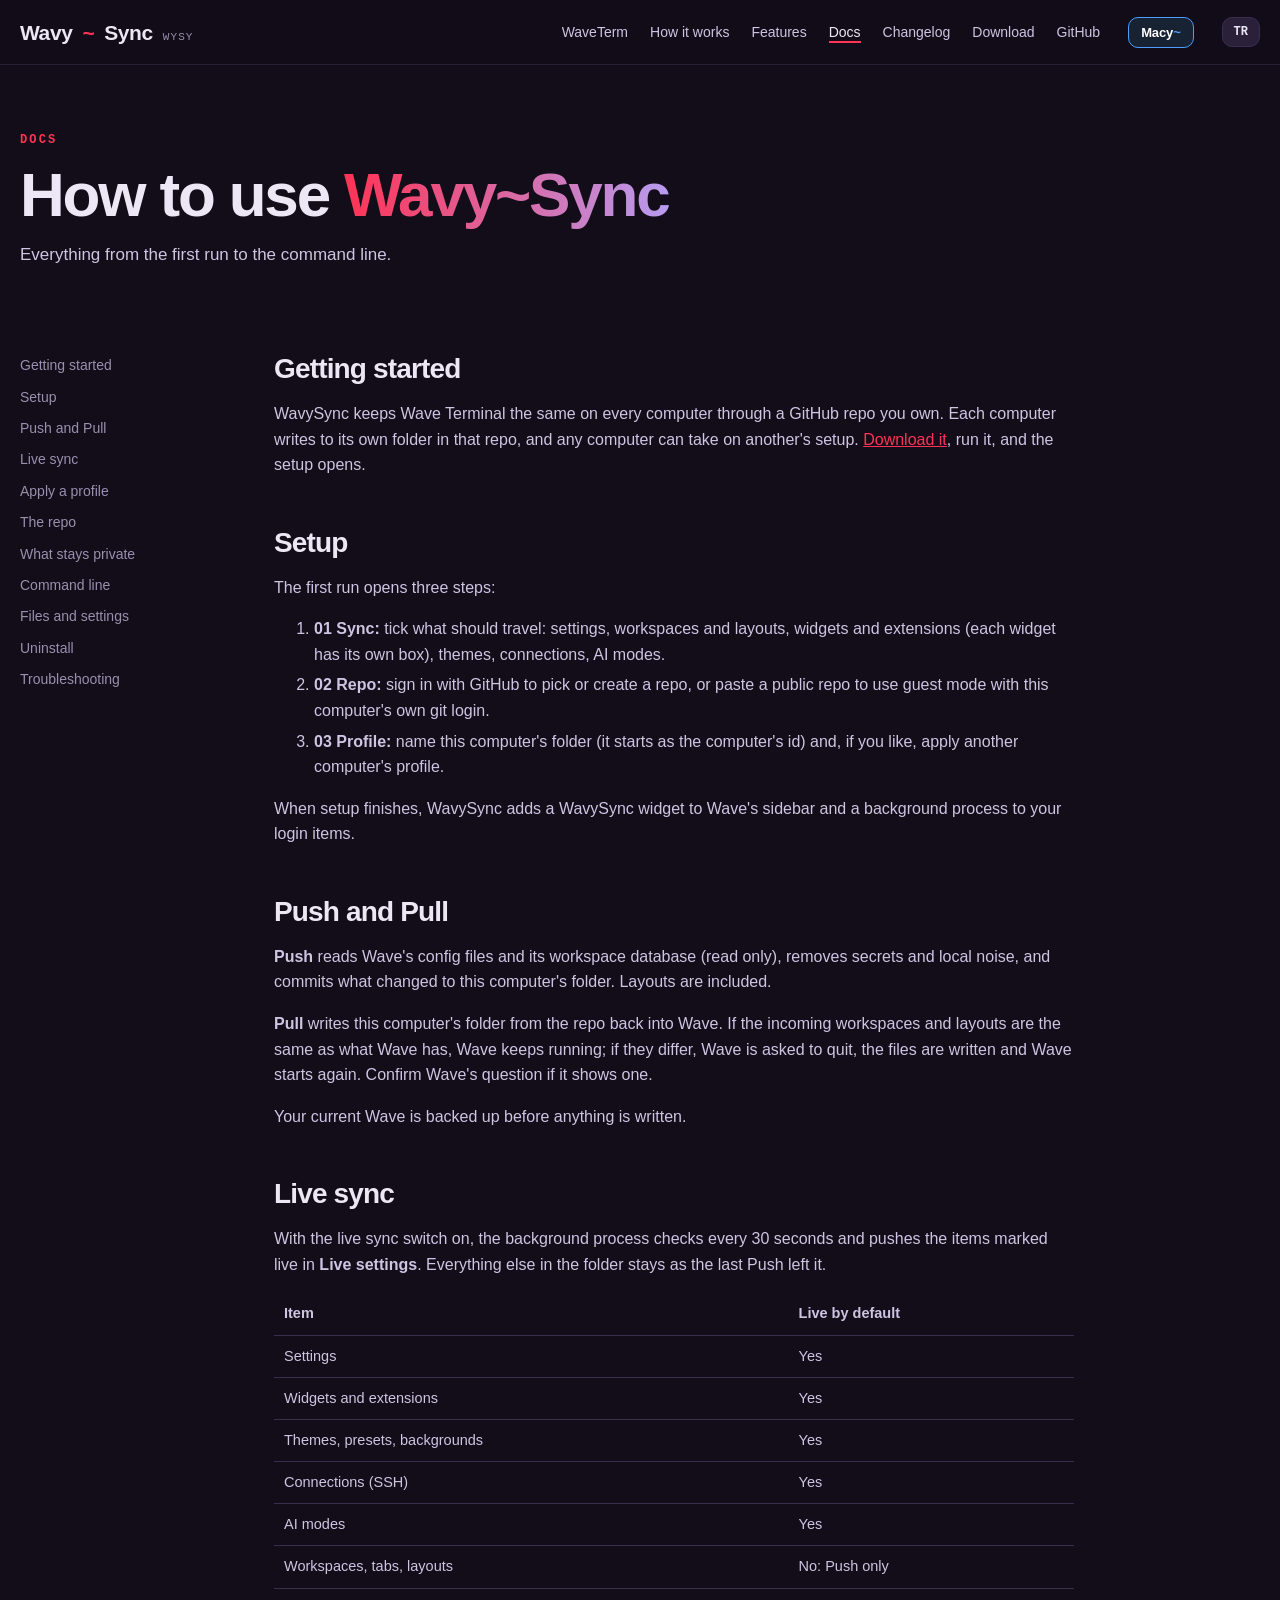
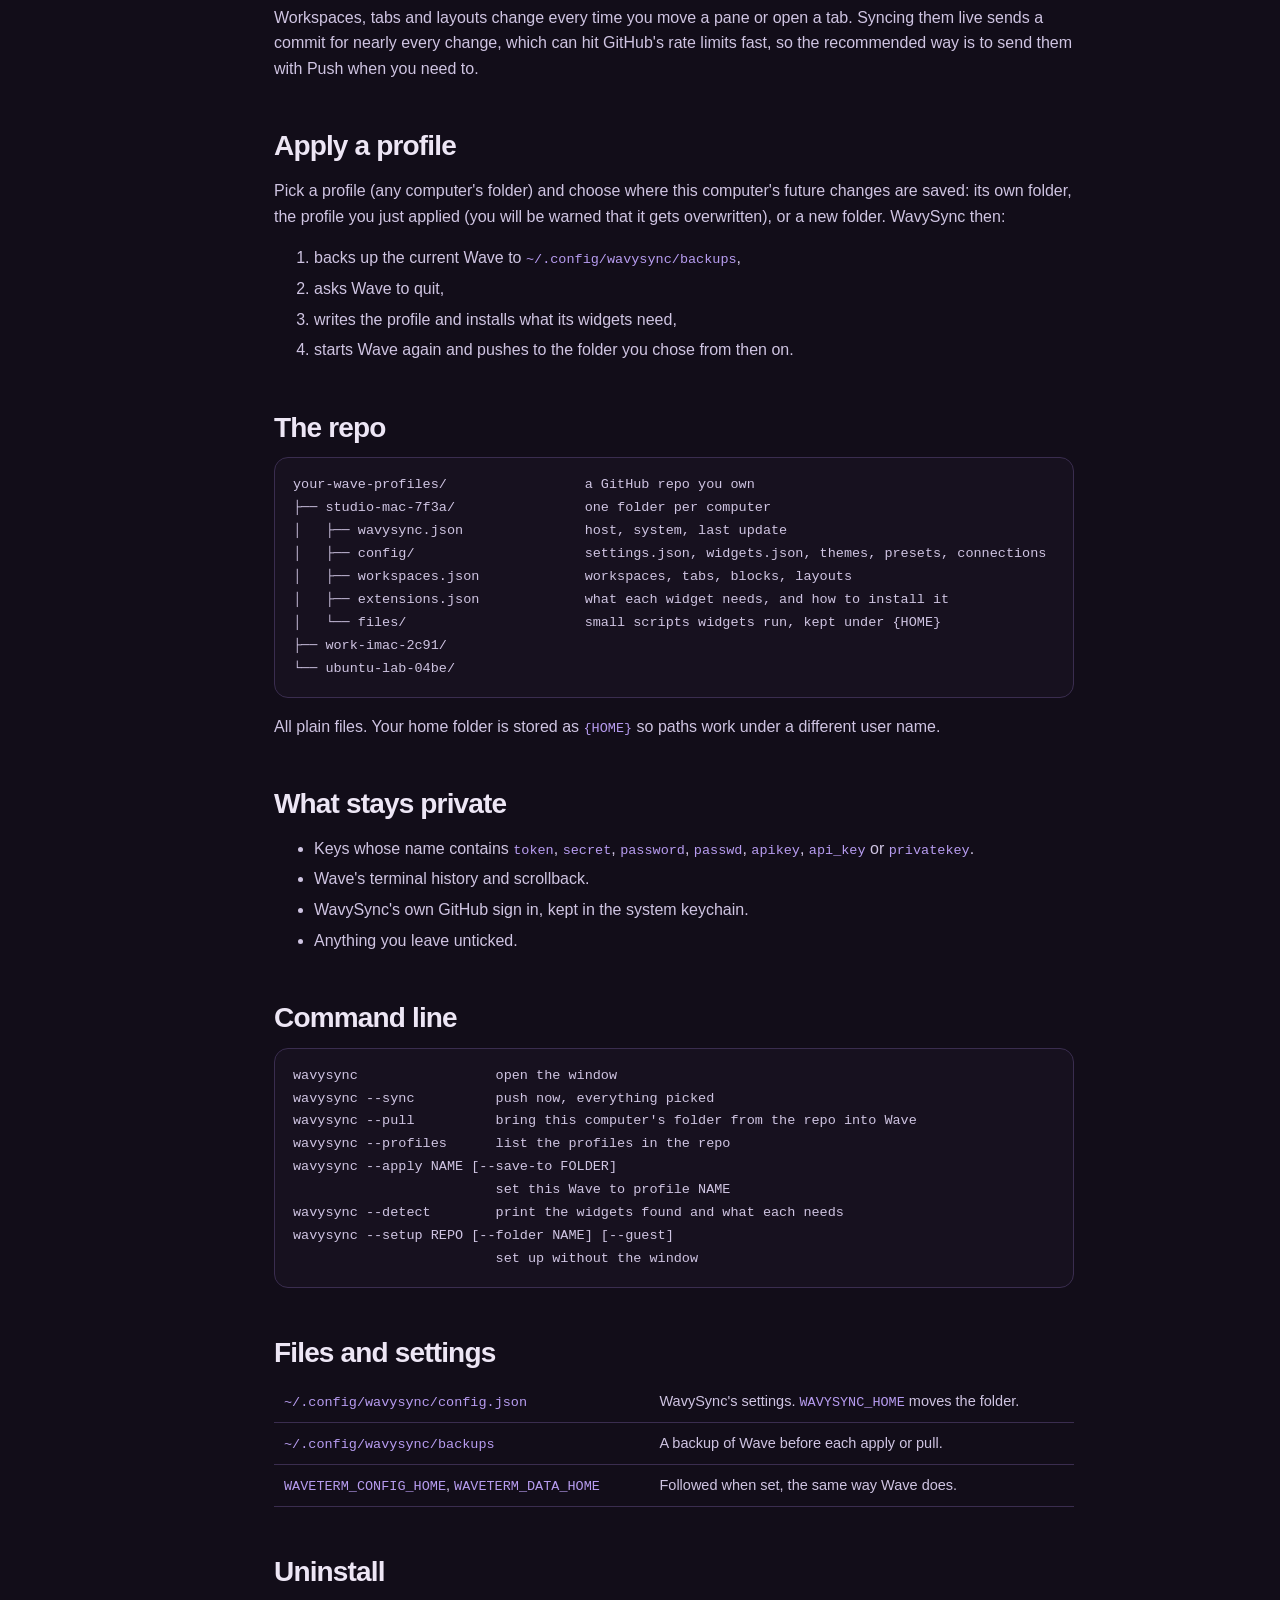
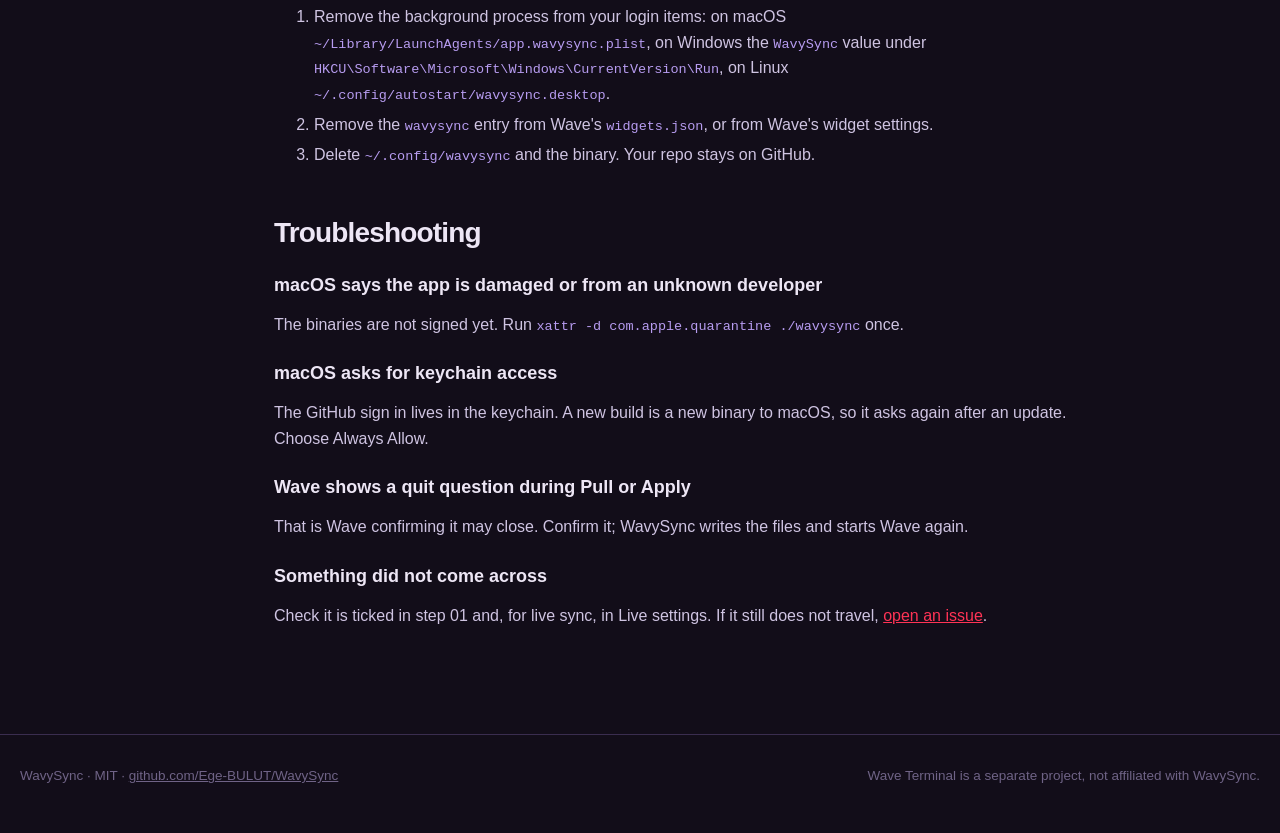
<file: site/docs/index.html>
<!doctype html>
<html lang="en">
<head>
<meta charset="utf-8">
<meta name="viewport" content="width=device-width, initial-scale=1">
<title>Docs: how to sync Wave Terminal with WavySync</title>
<meta name="description" content="Set up WavySync, Push and Pull your Wave Terminal setup, use live sync, apply profiles, read the repo layout and use the command line.">
<link rel="canonical" href="https://wavysync.vercel.app/docs/">
<meta name="google-site-verification" content="s66rd8O_x1saL6PLGpSpIPeHmGazHyTo27NTPkK-GJg">
<meta property="og:type" content="website">
<meta property="og:site_name" content="WavySync">
<meta property="og:url" content="https://wavysync.vercel.app/docs/">
<meta property="og:title" content="Docs: how to sync Wave Terminal with WavySync">
<meta property="og:description" content="Set up WavySync, Push and Pull your Wave Terminal setup, use live sync, apply profiles, read the repo layout and use the command line.">
<meta property="og:image" content="https://wavysync.vercel.app/og.png">
<meta property="og:image:width" content="1200">
<meta property="og:image:height" content="630">
<meta name="twitter:card" content="summary_large_image">
<meta name="twitter:title" content="Docs: how to sync Wave Terminal with WavySync">
<meta name="twitter:description" content="Set up WavySync, Push and Pull your Wave Terminal setup, use live sync, apply profiles, read the repo layout and use the command line.">
<meta name="twitter:image" content="https://wavysync.vercel.app/og.png">
<meta name="theme-color" content="#120d19">
<link rel="alternate" hreflang="en" href="https://wavysync.vercel.app/docs/">
<link rel="alternate" hreflang="tr" href="https://wavysync.vercel.app/tr/docs/">
<link rel="alternate" hreflang="x-default" href="https://wavysync.vercel.app/docs/">
<meta property="og:locale" content="en_US">
<link rel="icon" href="data:image/svg+xml,%3Csvg xmlns='http://www.w3.org/2000/svg' viewBox='0 0 32 32'%3E%3Crect width='32' height='32' rx='8' fill='%23120d19'/%3E%3Cpath d='M5 19c4-8 8-8 11-3s7 5 11-3' fill='none' stroke='%23ff3355' stroke-width='3.5' stroke-linecap='round'/%3E%3C/svg%3E">
<link rel="stylesheet" href="../site.css">
</head>
<body>

<nav>
  <div class="wrap">
    <a class="brand" href="../">Wavy<b>~</b>Sync <small>WYSY</small></a>
    <div class="links">
      <a href="../waveterm/" data-i="nav.wt">WaveTerm</a>
      <a href="../#how" class="opt" data-i="nav.how">How it works</a>
      <a href="../features/" data-i="nav.features">Features</a>
      <a href="../docs/" class="on" data-i="nav.docs">Docs</a>
      <a href="../changelog/" class="opt" data-i="nav.changelog">Changelog</a>
      <a href="../download/" data-i="nav.download">Download</a>
      <a href="https://github.com/Ege-BULUT/WavySync" class="opt">GitHub</a>
    </div>
    <a class="twin-nav to-macy" href="../macy/" title="MacySync, the twin app">Macy<b>~</b></a>
    <button class="btn lang" id="lang" aria-label="Language">TR</button>
  </div>
</nav>

<header class="page-head">
  <div class="wrap">
    <span class="caps" data-i="docs.k">Docs</span>
    <h1 data-i="docs.h">How to use <em>Wavy~Sync</em></h1>
    <p class="sub" data-i="docs.p">Everything from the first run to the command line.</p>
  </div>
</header>

<section>
  <div class="wrap doc">
    <div class="toc">
      <div class="toc-list" data-l="en">
      <a href="#start" data-i="toc.start">Getting started</a>
      <a href="#setup" data-i="toc.setup">Setup</a>
      <a href="#push-pull" data-i="toc.push-pull">Push and Pull</a>
      <a href="#live" data-i="toc.live">Live sync</a>
      <a href="#apply" data-i="toc.apply">Apply a profile</a>
      <a href="#repo" data-i="toc.repo">The repo</a>
      <a href="#private" data-i="toc.private">What stays private</a>
      <a href="#cli" data-i="toc.cli">Command line</a>
      <a href="#files" data-i="toc.files">Files and settings</a>
      <a href="#remove" data-i="toc.remove">Uninstall</a>
      <a href="#trouble" data-i="toc.trouble">Troubleshooting</a>
      </div>
      <div class="toc-list" data-l="tr">
      <a href="#start-tr">Başlangıç</a>
      <a href="#setup-tr">Kurulum</a>
      <a href="#push-pull-tr">Push ve Pull</a>
      <a href="#live-tr">Canlı senkron</a>
      <a href="#apply-tr">Profil uygulama</a>
      <a href="#repo-tr">Depo</a>
      <a href="#private-tr">Gizli kalanlar</a>
      <a href="#cli-tr">Komut satırı</a>
      <a href="#files-tr">Dosyalar ve ayarlar</a>
      <a href="#remove-tr">Kaldırma</a>
      <a href="#trouble-tr">Sorun giderme</a>
      </div>
    </div>
    <div class="prose">
      <div data-l="en">
        <h2 id="start">Getting started</h2>
        <p>WavySync keeps Wave Terminal the same on every computer through a GitHub repo you own. Each computer writes to its own folder in that repo, and any computer can take on another's setup. <a href="../download/">Download it</a>, run it, and the setup opens.</p>

        <h2 id="setup">Setup</h2>
        <p>The first run opens three steps:</p>
        <ol>
          <li><b>01 Sync:</b> tick what should travel: settings, workspaces and layouts, widgets and extensions (each widget has its own box), themes, connections, AI modes.</li>
          <li><b>02 Repo:</b> sign in with GitHub to pick or create a repo, or paste a public repo to use guest mode with this computer's own git login.</li>
          <li><b>03 Profile:</b> name this computer's folder (it starts as the computer's id) and, if you like, apply another computer's profile.</li>
        </ol>
        <p>When setup finishes, WavySync adds a WavySync widget to Wave's sidebar and a background process to your login items.</p>

        <h2 id="push-pull">Push and Pull</h2>
        <p><b>Push</b> reads Wave's config files and its workspace database (read only), removes secrets and local noise, and commits what changed to this computer's folder. Layouts are included.</p>
        <p><b>Pull</b> writes this computer's folder from the repo back into Wave. If the incoming workspaces and layouts are the same as what Wave has, Wave keeps running; if they differ, Wave is asked to quit, the files are written and Wave starts again. Confirm Wave's question if it shows one.</p>
        <p>Your current Wave is backed up before anything is written.</p>

        <h2 id="live">Live sync</h2>
        <p>With the live sync switch on, the background process checks every 30 seconds and pushes the items marked live in <b>Live settings</b>. Everything else in the folder stays as the last Push left it.</p>
        <table>
          <tr><th>Item</th><th>Live by default</th></tr>
          <tr><td>Settings</td><td>Yes</td></tr>
          <tr><td>Widgets and extensions</td><td>Yes</td></tr>
          <tr><td>Themes, presets, backgrounds</td><td>Yes</td></tr>
          <tr><td>Connections (SSH)</td><td>Yes</td></tr>
          <tr><td>AI modes</td><td>Yes</td></tr>
          <tr><td>Workspaces, tabs, layouts</td><td>No: Push only</td></tr>
        </table>
        <p>Workspaces, tabs and layouts change every time you move a pane or open a tab. Syncing them live sends a commit for nearly every change, which can hit GitHub's rate limits fast, so the recommended way is to send them with Push when you need to.</p>

        <h2 id="apply">Apply a profile</h2>
        <p>Pick a profile (any computer's folder) and choose where this computer's future changes are saved: its own folder, the profile you just applied (you will be warned that it gets overwritten), or a new folder. WavySync then:</p>
        <ol>
          <li>backs up the current Wave to <code>~/.config/wavysync/backups</code>,</li>
          <li>asks Wave to quit,</li>
          <li>writes the profile and installs what its widgets need,</li>
          <li>starts Wave again and pushes to the folder you chose from then on.</li>
        </ol>

        <h2 id="repo">The repo</h2>
<pre><code>your-wave-profiles/                 a GitHub repo you own
├── studio-mac-7f3a/                one folder per computer
│   ├── wavysync.json               host, system, last update
│   ├── config/                     settings.json, widgets.json, themes, presets, connections
│   ├── workspaces.json             workspaces, tabs, blocks, layouts
│   ├── extensions.json             what each widget needs, and how to install it
│   └── files/                      small scripts widgets run, kept under {HOME}
├── work-imac-2c91/
└── ubuntu-lab-04be/</code></pre>
        <p>All plain files. Your home folder is stored as <code>{HOME}</code> so paths work under a different user name.</p>

        <h2 id="private">What stays private</h2>
        <ul>
          <li>Keys whose name contains <code>token</code>, <code>secret</code>, <code>password</code>, <code>passwd</code>, <code>apikey</code>, <code>api_key</code> or <code>privatekey</code>.</li>
          <li>Wave's terminal history and scrollback.</li>
          <li>WavySync's own GitHub sign in, kept in the system keychain.</li>
          <li>Anything you leave unticked.</li>
        </ul>

        <h2 id="cli">Command line</h2>
<pre><code>wavysync                 open the window
wavysync --sync          push now, everything picked
wavysync --pull          bring this computer's folder from the repo into Wave
wavysync --profiles      list the profiles in the repo
wavysync --apply NAME [--save-to FOLDER]
                         set this Wave to profile NAME
wavysync --detect        print the widgets found and what each needs
wavysync --setup REPO [--folder NAME] [--guest]
                         set up without the window</code></pre>

        <h2 id="files">Files and settings</h2>
        <table>
          <tr><td><code>~/.config/wavysync/config.json</code></td><td>WavySync's settings. <code>WAVYSYNC_HOME</code> moves the folder.</td></tr>
          <tr><td><code>~/.config/wavysync/backups</code></td><td>A backup of Wave before each apply or pull.</td></tr>
          <tr><td><code>WAVETERM_CONFIG_HOME</code>, <code>WAVETERM_DATA_HOME</code></td><td>Followed when set, the same way Wave does.</td></tr>
        </table>

        <h2 id="remove">Uninstall</h2>
        <ol>
          <li>Remove the background process from your login items: on macOS <code>~/Library/LaunchAgents/app.wavysync.plist</code>, on Windows the <code>WavySync</code> value under <code>HKCU\Software\Microsoft\Windows\CurrentVersion\Run</code>, on Linux <code>~/.config/autostart/wavysync.desktop</code>.</li>
          <li>Remove the <code>wavysync</code> entry from Wave's <code>widgets.json</code>, or from Wave's widget settings.</li>
          <li>Delete <code>~/.config/wavysync</code> and the binary. Your repo stays on GitHub.</li>
        </ol>

        <h2 id="trouble">Troubleshooting</h2>
        <h3>macOS says the app is damaged or from an unknown developer</h3>
        <p>The binaries are not signed yet. Run <code>xattr -d com.apple.quarantine ./wavysync</code> once.</p>
        <h3>macOS asks for keychain access</h3>
        <p>The GitHub sign in lives in the keychain. A new build is a new binary to macOS, so it asks again after an update. Choose Always Allow.</p>
        <h3>Wave shows a quit question during Pull or Apply</h3>
        <p>That is Wave confirming it may close. Confirm it; WavySync writes the files and starts Wave again.</p>
        <h3>Something did not come across</h3>
        <p>Check it is ticked in step 01 and, for live sync, in Live settings. If it still does not travel, <a href="https://github.com/Ege-BULUT/WavySync/issues">open an issue</a>.</p>
      </div>
      <div data-l="tr">
        <h2 id="start-tr">Başlangıç</h2>
        <p>WavySync, senin GitHub deponla Wave Terminal'i her bilgisayarda aynı tutar. Her bilgisayar o depoda kendi klasörüne yazar ve herhangi bir bilgisayar bir başkasının düzenini alabilir. <a href="../download/">İndir</a>, çalıştır; kurulum açılır.</p>

        <h2 id="setup-tr">Kurulum</h2>
        <p>İlk açılışta üç adım gelir:</p>
        <ol>
          <li><b>01 Sync:</b> neyin taşınacağını işaretle: ayarlar, çalışma alanları ve düzenler, widget'lar ve eklentiler (her widget'ın kendi kutusu var), temalar, bağlantılar, AI modları.</li>
          <li><b>02 Repo:</b> GitHub ile giriş yapıp bir depo seç ya da oluştur, ya da misafir modunda bu bilgisayarın kendi git girişiyle kullanmak için public bir depo yapıştır.</li>
          <li><b>03 Profile:</b> bu bilgisayarın klasörüne ad ver (bilgisayarın kimliğiyle başlar) ve istersen başka bir bilgisayarın profilini uygula.</li>
        </ol>
        <p>Kurulum bitince WavySync, Wave'in kenar çubuğuna bir WavySync widget'ı ve oturum açılışına bir arka plan süreci ekler.</p>

        <h2 id="push-pull-tr">Push ve Pull</h2>
        <p><b>Push</b>, Wave'in ayar dosyalarını ve çalışma alanı veritabanını okur (yalnızca okur), gizli bilgileri ve yerel gürültüyü ayıklar ve değişeni bu bilgisayarın klasörüne commit eder. Düzenler dahildir.</p>
        <p><b>Pull</b>, bu bilgisayarın depodaki klasörünü Wave'e geri yazar. Gelen çalışma alanları ve düzenler Wave'dekiyle aynıysa Wave açık kalır; farklıysa Wave'in kapanması istenir, dosyalar yazılır ve Wave yeniden açılır. Wave soru sorarsa onayla.</p>
        <p>Bir şey yazılmadan önce mevcut Wave'in yedeklenir.</p>

        <h2 id="live-tr">Canlı senkron</h2>
        <p>Canlı senkron anahtarı açıkken arka plan süreci 30 saniyede bir bakar ve <b>Canlı ayarlar</b>'da canlı işaretli öğeleri gönderir. Klasördeki diğer her şey son Push'taki haliyle kalır.</p>
        <table>
          <tr><th>Öğe</th><th>Varsayılan olarak canlı</th></tr>
          <tr><td>Ayarlar</td><td>Evet</td></tr>
          <tr><td>Widget'lar ve eklentiler</td><td>Evet</td></tr>
          <tr><td>Temalar, ön ayarlar, arka planlar</td><td>Evet</td></tr>
          <tr><td>Bağlantılar (SSH)</td><td>Evet</td></tr>
          <tr><td>AI modları</td><td>Evet</td></tr>
          <tr><td>Çalışma alanları, sekmeler, düzenler</td><td>Hayır: sadece Push</td></tr>
        </table>
        <p>Çalışma alanları, sekmeler ve düzenler her bölme taşıdığında ya da sekme açtığında değişir. Bunları canlı göndermek neredeyse her değişiklikte bir commit demek ve GitHub'ın hız limitleri çabuk dolabilir. Önerilen yol, bunları gerektiğinde Push ile göndermek.</p>

        <h2 id="apply-tr">Profil uygulama</h2>
        <p>Bir profil (herhangi bir bilgisayarın klasörü) seç ve bu bilgisayarın ileride yapacağı değişikliklerin nereye kaydedileceğini belirle: kendi klasörü, az önce uyguladığın profil (üzerine yazılacağı konusunda uyarılırsın) ya da yeni bir klasör. Sonra WavySync:</p>
        <ol>
          <li>mevcut Wave'i <code>~/.config/wavysync/backups</code> klasörüne yedekler,</li>
          <li>Wave'in kapanmasını ister,</li>
          <li>profili yazar ve widget'larının ihtiyaç duyduklarını kurar,</li>
          <li>Wave'i yeniden açar ve bundan sonra seçtiğin klasöre gönderir.</li>
        </ol>

        <h2 id="repo-tr">Depo</h2>
<pre><code>your-wave-profiles/                 senin GitHub deponun
├── studio-mac-7f3a/                her bilgisayara bir klasör
│   ├── wavysync.json               makine, sistem, son güncelleme
│   ├── config/                     settings.json, widgets.json, temalar, ön ayarlar, bağlantılar
│   ├── workspaces.json             çalışma alanları, sekmeler, bloklar, düzenler
│   ├── extensions.json             her widget'ın neye ihtiyacı olduğu ve nasıl kurulacağı
│   └── files/                      widget'ların çalıştırdığı küçük betikler, {HOME} altında
├── work-imac-2c91/
└── ubuntu-lab-04be/</code></pre>
        <p>Hepsi düz dosya. Ev klasörün <code>{HOME}</code> olarak saklanır; böylece yollar başka bir kullanıcı adında da çalışır.</p>

        <h2 id="private-tr">Gizli kalanlar</h2>
        <ul>
          <li>Adında <code>token</code>, <code>secret</code>, <code>password</code>, <code>passwd</code>, <code>apikey</code>, <code>api_key</code> ya da <code>privatekey</code> geçen anahtarlar.</li>
          <li>Wave'in terminal geçmişi ve kaydırma arabelleği.</li>
          <li>WavySync'in kendi GitHub girişi; sistem anahtar zincirinde kalır.</li>
          <li>İşaretlemediğin her şey.</li>
        </ul>

        <h2 id="cli-tr">Komut satırı</h2>
<pre><code>wavysync                 pencereyi aç
wavysync --sync          şimdi gönder, seçili her şey
wavysync --pull          bu bilgisayarın klasörünü depodan Wave'e getir
wavysync --profiles      depodaki profilleri listele
wavysync --apply AD [--save-to KLASÖR]
                         bu Wave'i AD profiline ayarla
wavysync --detect        bulunan widget'ları ve neye ihtiyaç duyduklarını yaz
wavysync --setup DEPO [--folder AD] [--guest]
                         pencere olmadan kur</code></pre>

        <h2 id="files-tr">Dosyalar ve ayarlar</h2>
        <table>
          <tr><td><code>~/.config/wavysync/config.json</code></td><td>WavySync'in ayarları. <code>WAVYSYNC_HOME</code> klasörü taşır.</td></tr>
          <tr><td><code>~/.config/wavysync/backups</code></td><td>Her uygulama ya da Pull öncesinde Wave'in yedeği.</td></tr>
          <tr><td><code>WAVETERM_CONFIG_HOME</code>, <code>WAVETERM_DATA_HOME</code></td><td>Tanımlıysa Wave'in yaptığı gibi bunlar kullanılır.</td></tr>
        </table>

        <h2 id="remove-tr">Kaldırma</h2>
        <ol>
          <li>Arka plan sürecini oturum açılışından kaldır: macOS'ta <code>~/Library/LaunchAgents/app.wavysync.plist</code>, Windows'ta <code>HKCU\Software\Microsoft\Windows\CurrentVersion\Run</code> altındaki <code>WavySync</code> değeri, Linux'ta <code>~/.config/autostart/wavysync.desktop</code>.</li>
          <li>Wave'in <code>widgets.json</code> dosyasından ya da widget ayarlarından <code>wavysync</code> girdisini sil.</li>
          <li><code>~/.config/wavysync</code> klasörünü ve programı sil. Deponun GitHub'da kalır.</li>
        </ol>

        <h2 id="trouble-tr">Sorun giderme</h2>
        <h3>macOS uygulamanın hasarlı ya da bilinmeyen bir geliştiriciden olduğunu söylüyor</h3>
        <p>Dosyalar henüz imzalı değil. Bir kez <code>xattr -d com.apple.quarantine ./wavysync</code> çalıştır.</p>
        <h3>macOS anahtar zinciri izni istiyor</h3>
        <p>GitHub girişi anahtar zincirinde durur. Yeni bir derleme macOS için yeni bir programdır, bu yüzden güncellemeden sonra yeniden sorar. Her Zaman İzin Ver'i seç.</p>
        <h3>Pull ya da Uygula sırasında Wave kapatma sorusu soruyor</h3>
        <p>Bu, Wave'in kapanabileceğini onaylamasıdır. Onayla; WavySync dosyaları yazar ve Wave'i yeniden açar.</p>
        <h3>Bir şey gelmedi</h3>
        <p>01. adımda, canlı senkron içinse Canlı ayarlar'da işaretli olduğuna bak. Yine gelmiyorsa <a href="https://github.com/Ege-BULUT/WavySync/issues">bir issue aç</a>.</p>
      </div>
    </div>
  </div>
</section>

<footer>
  <div class="wrap">
    <span>WavySync · MIT · <a href="https://github.com/Ege-BULUT/WavySync">github.com/Ege-BULUT/WavySync</a></span>
    <span data-i="foot">Wave Terminal is a separate project, not affiliated with WavySync.</span>
  </div>
</footer>

<script src="../site.js"></script>
</body>
</html>
</file>
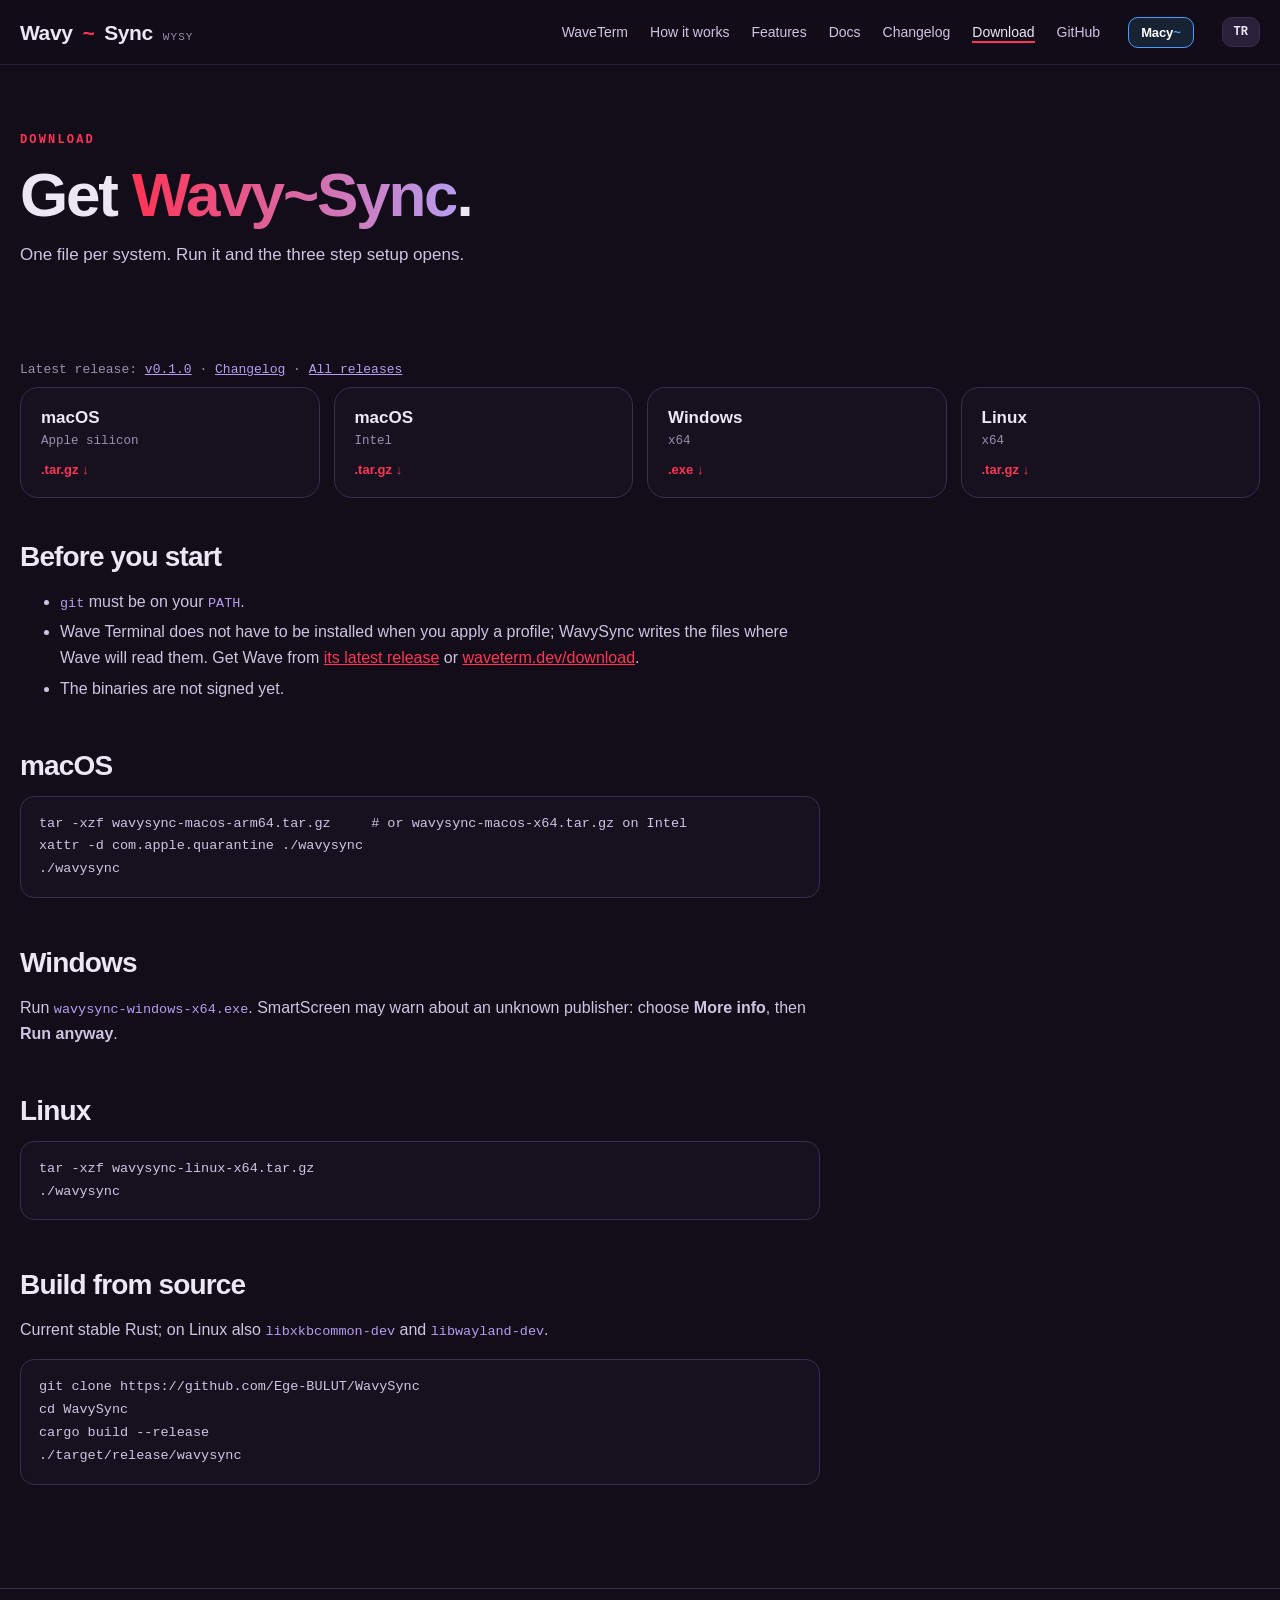
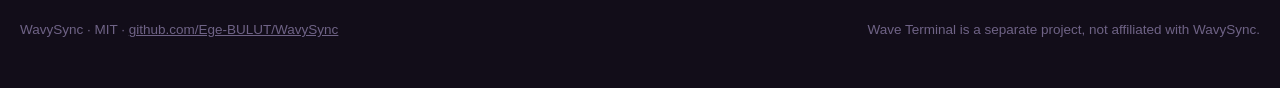
<file: site/download/index.html>
<!doctype html>
<html lang="en">
<head>
<meta charset="utf-8">
<meta name="viewport" content="width=device-width, initial-scale=1">
<title>Download WavySync for macOS, Windows and Linux</title>
<meta name="description" content="Download WavySync, the open source Wave Terminal sync app, for macOS (Apple silicon and Intel), Windows and Linux, or build it from source.">
<link rel="canonical" href="https://wavysync.vercel.app/download/">
<meta name="google-site-verification" content="s66rd8O_x1saL6PLGpSpIPeHmGazHyTo27NTPkK-GJg">
<meta property="og:type" content="website">
<meta property="og:site_name" content="WavySync">
<meta property="og:url" content="https://wavysync.vercel.app/download/">
<meta property="og:title" content="Download WavySync for macOS, Windows and Linux">
<meta property="og:description" content="Download WavySync, the open source Wave Terminal sync app, for macOS (Apple silicon and Intel), Windows and Linux, or build it from source.">
<meta property="og:image" content="https://wavysync.vercel.app/og.png">
<meta property="og:image:width" content="1200">
<meta property="og:image:height" content="630">
<meta name="twitter:card" content="summary_large_image">
<meta name="twitter:title" content="Download WavySync for macOS, Windows and Linux">
<meta name="twitter:description" content="Download WavySync, the open source Wave Terminal sync app, for macOS (Apple silicon and Intel), Windows and Linux, or build it from source.">
<meta name="twitter:image" content="https://wavysync.vercel.app/og.png">
<meta name="theme-color" content="#120d19">
<script type="application/ld+json">{"@context": "https://schema.org", "@type": "SoftwareApplication", "name": "WavySync", "applicationCategory": "DeveloperApplication", "operatingSystem": "macOS, Windows, Linux", "url": "https://wavysync.vercel.app/", "downloadUrl": "https://github.com/Ege-BULUT/WavySync/releases/latest", "softwareVersion": "0.1.0", "license": "https://opensource.org/licenses/MIT", "image": "https://wavysync.vercel.app/og.png", "description": "WavySync syncs Wave Terminal across macOS, Windows and Linux: settings, workspaces, tabs, layouts, widgets and the tools behind them, through a GitHub repo you own. Free and open source.", "author": {"@type": "Person", "name": "Ege BULUT", "url": "https://github.com/Ege-BULUT"}, "offers": {"@type": "Offer", "price": "0", "priceCurrency": "USD"}, "codeRepository": "https://github.com/Ege-BULUT/WavySync"}</script>
<link rel="alternate" hreflang="en" href="https://wavysync.vercel.app/download/">
<link rel="alternate" hreflang="tr" href="https://wavysync.vercel.app/tr/download/">
<link rel="alternate" hreflang="x-default" href="https://wavysync.vercel.app/download/">
<meta property="og:locale" content="en_US">
<link rel="icon" href="data:image/svg+xml,%3Csvg xmlns='http://www.w3.org/2000/svg' viewBox='0 0 32 32'%3E%3Crect width='32' height='32' rx='8' fill='%23120d19'/%3E%3Cpath d='M5 19c4-8 8-8 11-3s7 5 11-3' fill='none' stroke='%23ff3355' stroke-width='3.5' stroke-linecap='round'/%3E%3C/svg%3E">
<link rel="stylesheet" href="../site.css">
</head>
<body>

<nav>
  <div class="wrap">
    <a class="brand" href="../">Wavy<b>~</b>Sync <small>WYSY</small></a>
    <div class="links">
      <a href="../waveterm/" data-i="nav.wt">WaveTerm</a>
      <a href="../#how" class="opt" data-i="nav.how">How it works</a>
      <a href="../features/" data-i="nav.features">Features</a>
      <a href="../docs/" data-i="nav.docs">Docs</a>
      <a href="../changelog/" class="opt" data-i="nav.changelog">Changelog</a>
      <a href="../download/" class="on" data-i="nav.download">Download</a>
      <a href="https://github.com/Ege-BULUT/WavySync" class="opt">GitHub</a>
    </div>
    <a class="twin-nav to-macy" href="../macy/" title="MacySync, the twin app">Macy<b>~</b></a>
    <button class="btn lang" id="lang" aria-label="Language">TR</button>
  </div>
</nav>

<header class="page-head">
  <div class="wrap">
    <span class="caps" data-i="dl.k">Download</span>
    <h1 data-i="dl.h">Get <em>Wavy~Sync</em>.</h1>
    <p class="sub" data-i="dp.p">One file per system. Run it and the three step setup opens.</p>
  </div>
</header>

<section>
  <div class="wrap">
    <p class="rel"><span data-i="dp.ver">Latest release:</span> <a data-ws-rel href="https://github.com/Ege-BULUT/WavySync/releases/tag/v0.1.0">v0.1.0</a> · <a href="../changelog/" data-i="nav.changelog">Changelog</a> · <a href="https://github.com/Ege-BULUT/WavySync/releases" data-i="dp.all">All releases</a></p>
    <div class="dl">
      <a class="os" href="https://github.com/Ege-BULUT/WavySync/releases/latest/download/wavysync-macos-arm64.tar.gz"><b>macOS</b><span>Apple silicon</span><i>.tar.gz ↓</i></a>
      <a class="os" href="https://github.com/Ege-BULUT/WavySync/releases/latest/download/wavysync-macos-x64.tar.gz"><b>macOS</b><span>Intel</span><i>.tar.gz ↓</i></a>
      <a class="os" href="https://github.com/Ege-BULUT/WavySync/releases/latest/download/wavysync-windows-x64.exe"><b>Windows</b><span>x64</span><i>.exe ↓</i></a>
      <a class="os" href="https://github.com/Ege-BULUT/WavySync/releases/latest/download/wavysync-linux-x64.tar.gz"><b>Linux</b><span>x64</span><i>.tar.gz ↓</i></a>
    </div>
    <div class="prose" style="margin-top:44px">
      <div data-l="en">
        <h2>Before you start</h2>
        <ul>
          <li><code>git</code> must be on your <code>PATH</code>.</li>
          <li>Wave Terminal does not have to be installed when you apply a profile; WavySync writes the files where Wave will read them. Get Wave from <a href="https://github.com/wavetermdev/waveterm/releases/latest">its latest release</a> or <a href="https://www.waveterm.dev/download">waveterm.dev/download</a>.</li>
          <li>The binaries are not signed yet.</li>
        </ul>
        <h2>macOS</h2>
        <pre><code>tar -xzf wavysync-macos-arm64.tar.gz     # or wavysync-macos-x64.tar.gz on Intel
xattr -d com.apple.quarantine ./wavysync
./wavysync</code></pre>
        <h2>Windows</h2>
        <p>Run <code>wavysync-windows-x64.exe</code>. SmartScreen may warn about an unknown publisher: choose <b>More info</b>, then <b>Run anyway</b>.</p>
        <h2>Linux</h2>
        <pre><code>tar -xzf wavysync-linux-x64.tar.gz
./wavysync</code></pre>
        <h2>Build from source</h2>
        <p>Current stable Rust; on Linux also <code>libxkbcommon-dev</code> and <code>libwayland-dev</code>.</p>
        <pre><code>git clone https://github.com/Ege-BULUT/WavySync
cd WavySync
cargo build --release
./target/release/wavysync</code></pre>
      </div>
      <div data-l="tr">
        <h2>Başlamadan önce</h2>
        <ul>
          <li><code>git</code> <code>PATH</code> üzerinde olmalı.</li>
          <li>Profil uygularken Wave Terminal'in kurulu olması gerekmez; WavySync dosyaları Wave'in okuyacağı yere yazar. Wave'i <a href="https://github.com/wavetermdev/waveterm/releases/latest">son sürümünden</a> ya da <a href="https://www.waveterm.dev/download">waveterm.dev/download</a> adresinden indirebilirsin.</li>
          <li>Dosyalar henüz imzalı değil.</li>
        </ul>
        <h2>macOS</h2>
        <pre><code>tar -xzf wavysync-macos-arm64.tar.gz     # Intel'de wavysync-macos-x64.tar.gz
xattr -d com.apple.quarantine ./wavysync
./wavysync</code></pre>
        <h2>Windows</h2>
        <p><code>wavysync-windows-x64.exe</code> dosyasını çalıştır. SmartScreen bilinmeyen yayıncı uyarısı verirse <b>Ek bilgi</b>, sonra <b>Yine de çalıştır</b> de.</p>
        <h2>Linux</h2>
        <pre><code>tar -xzf wavysync-linux-x64.tar.gz
./wavysync</code></pre>
        <h2>Kaynaktan derle</h2>
        <p>Güncel kararlı Rust; Linux'ta ayrıca <code>libxkbcommon-dev</code> ve <code>libwayland-dev</code>.</p>
        <pre><code>git clone https://github.com/Ege-BULUT/WavySync
cd WavySync
cargo build --release
./target/release/wavysync</code></pre>
      </div>
    </div>
  </div>
</section>

<footer>
  <div class="wrap">
    <span>WavySync · MIT · <a href="https://github.com/Ege-BULUT/WavySync">github.com/Ege-BULUT/WavySync</a></span>
    <span data-i="foot">Wave Terminal is a separate project, not affiliated with WavySync.</span>
  </div>
</footer>

<script src="../site.js"></script>
</body>
</html>
</file>
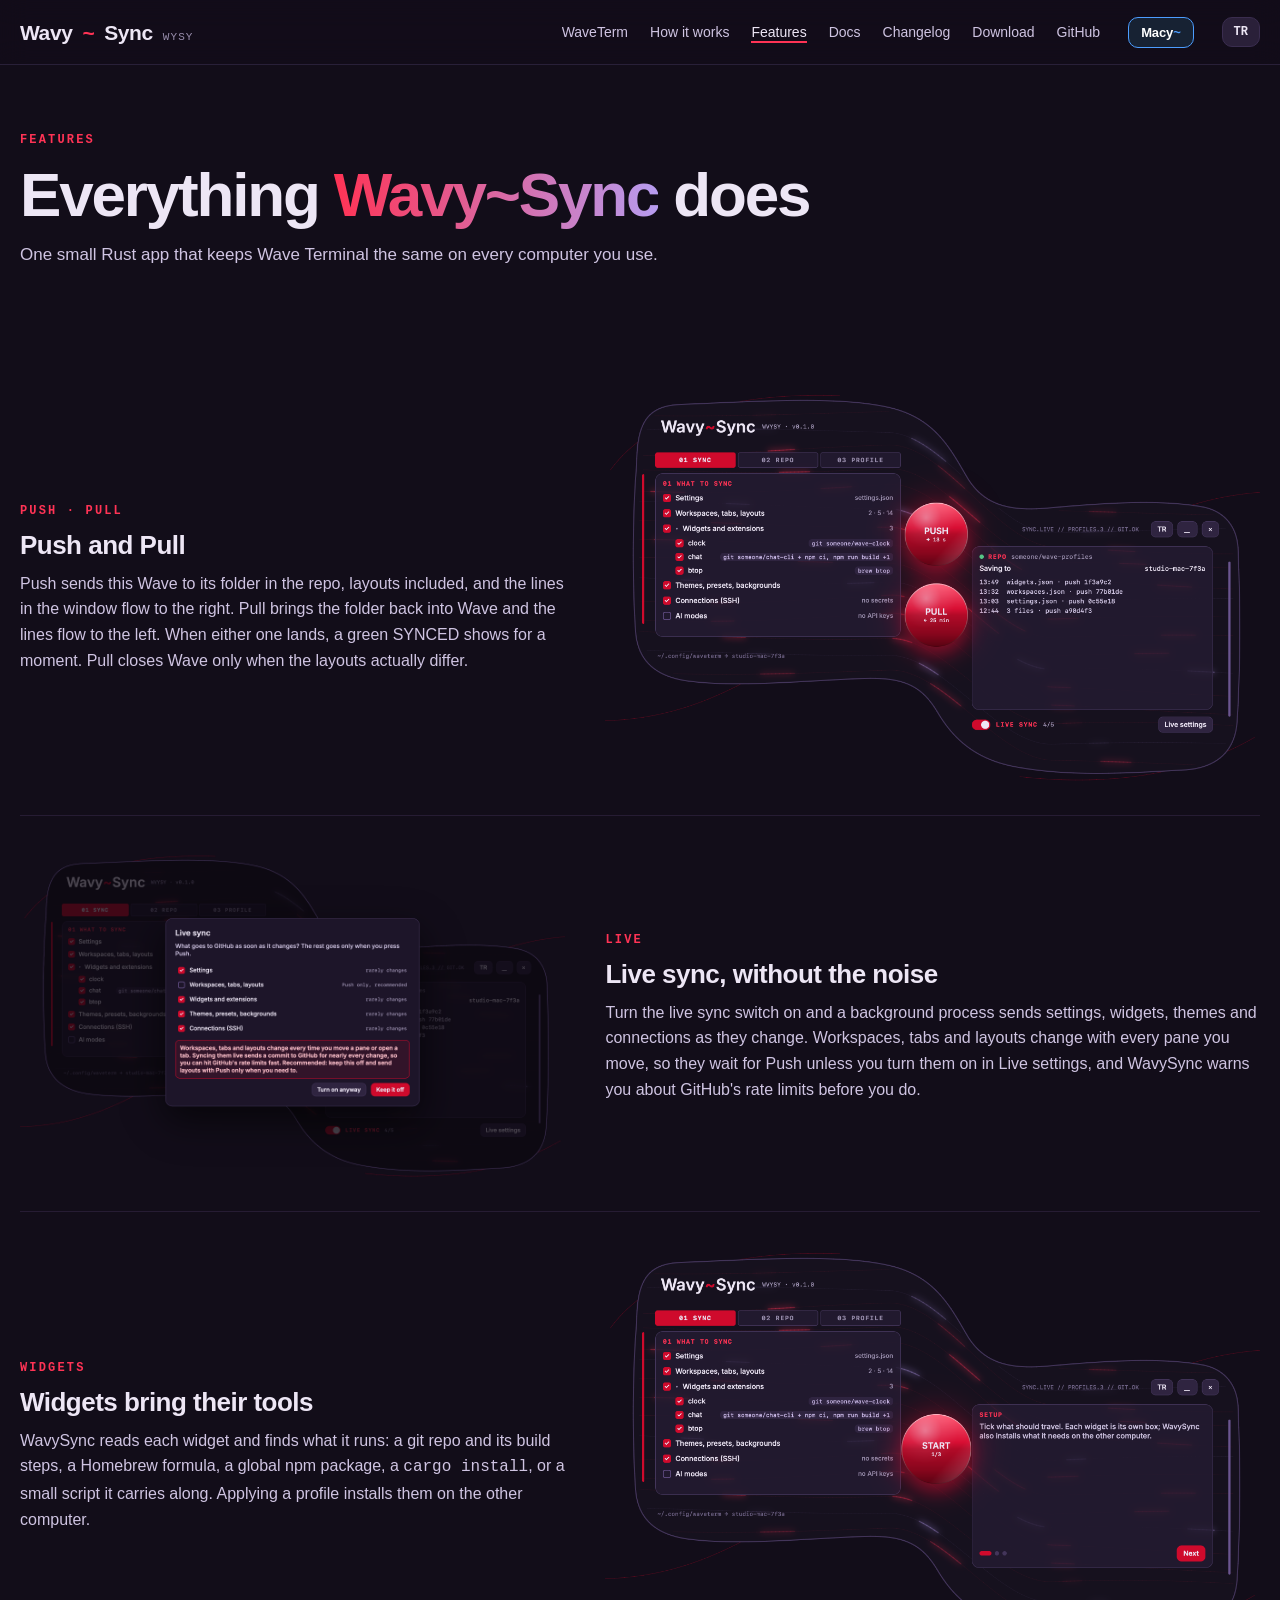
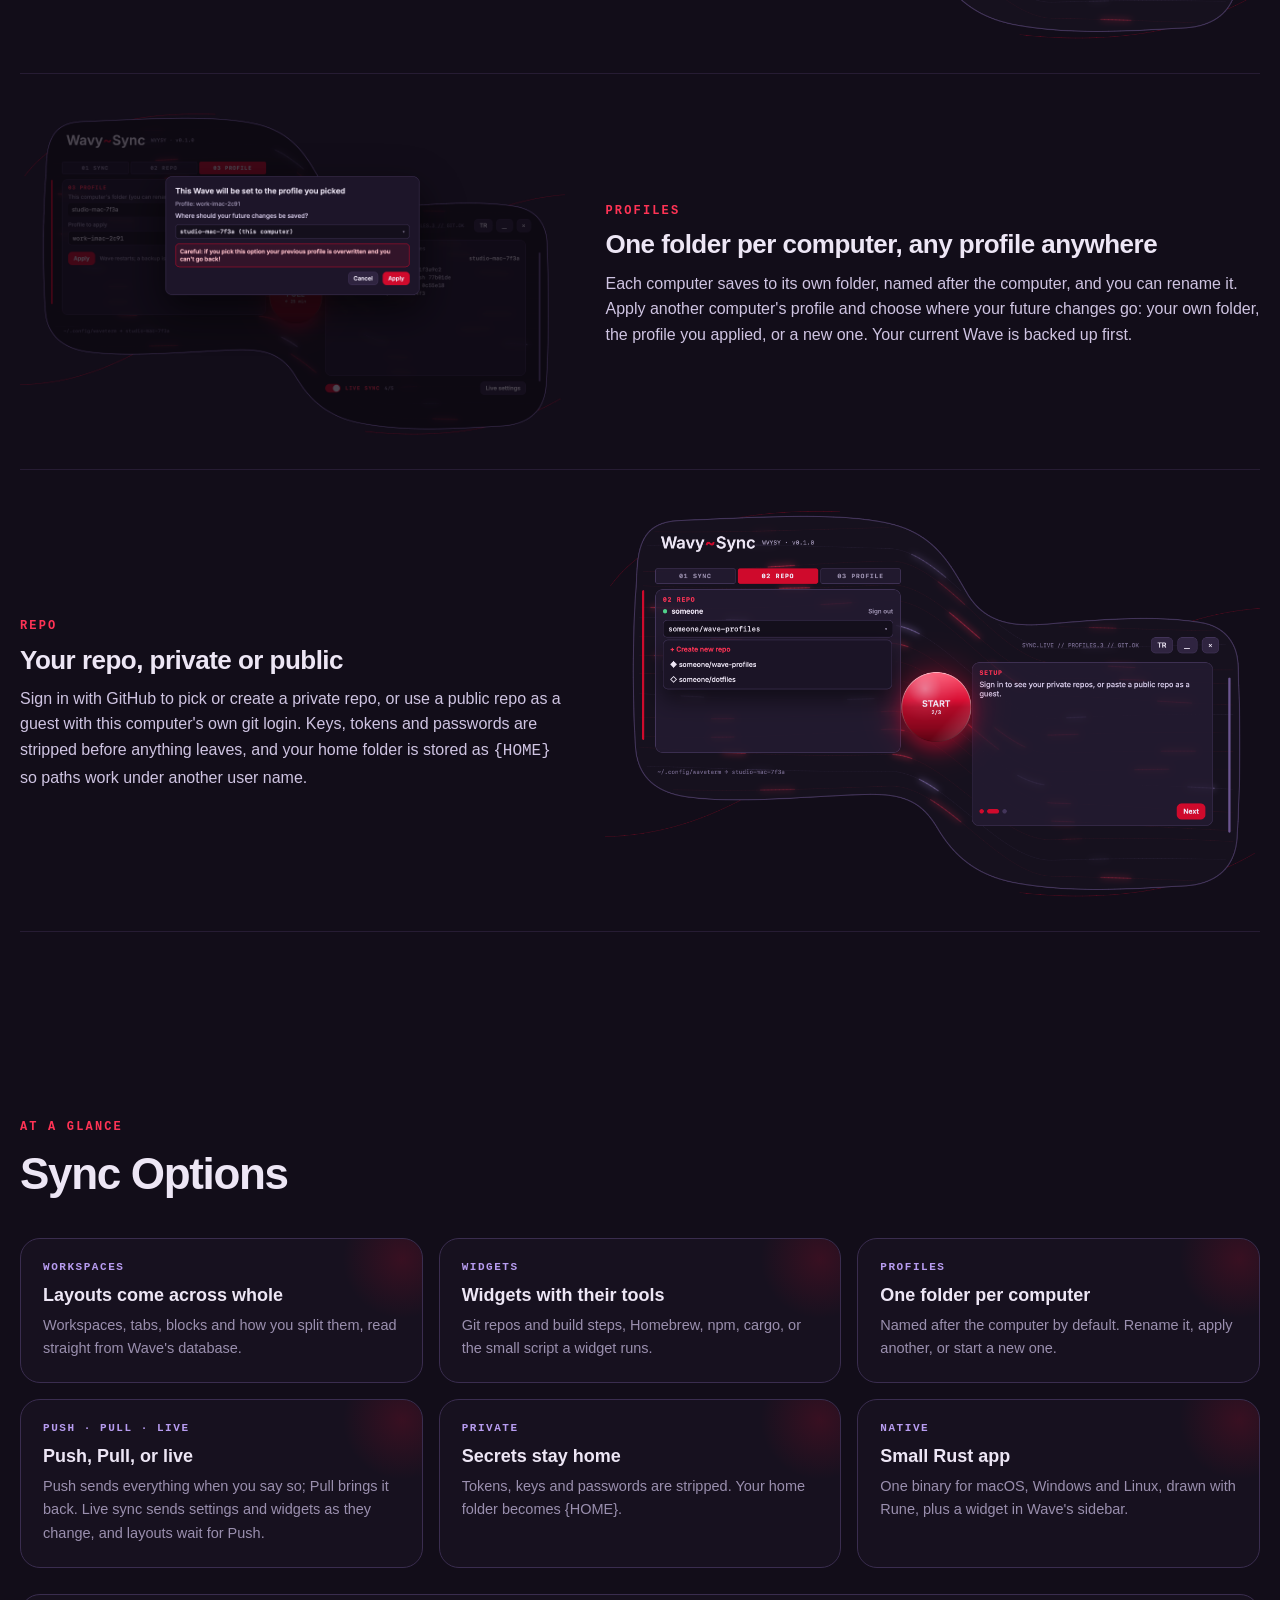
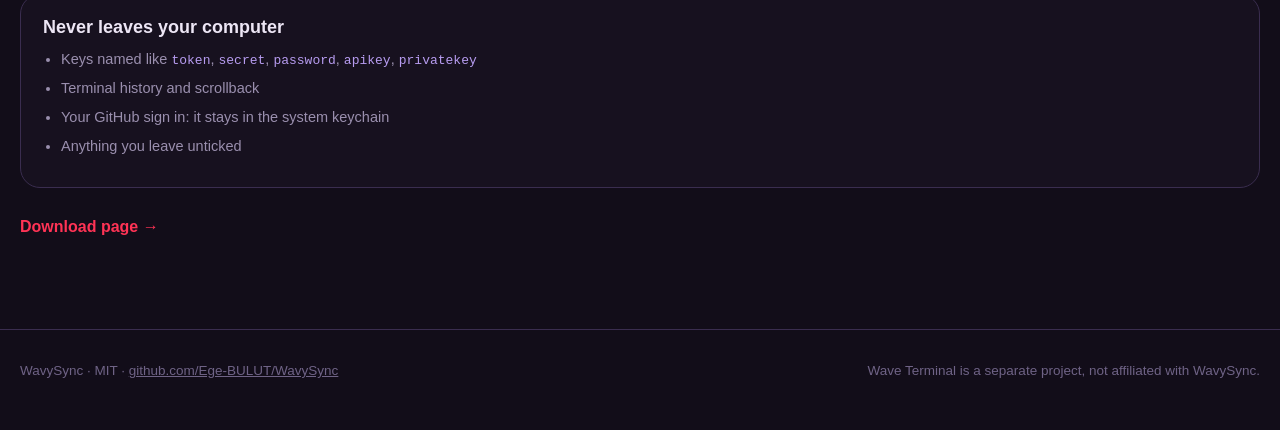
<file: site/features/index.html>
<!doctype html>
<html lang="en">
<head>
<meta charset="utf-8">
<meta name="viewport" content="width=device-width, initial-scale=1">
<title>Features: Push, Pull and live sync for Wave Terminal · WavySync</title>
<meta name="description" content="Push and Pull your Wave Terminal setup, live sync settings and widgets, apply any computer's profile and install widget tools automatically.">
<link rel="canonical" href="https://wavysync.vercel.app/features/">
<meta name="google-site-verification" content="s66rd8O_x1saL6PLGpSpIPeHmGazHyTo27NTPkK-GJg">
<meta property="og:type" content="website">
<meta property="og:site_name" content="WavySync">
<meta property="og:url" content="https://wavysync.vercel.app/features/">
<meta property="og:title" content="Features: Push, Pull and live sync for Wave Terminal · WavySync">
<meta property="og:description" content="Push and Pull your Wave Terminal setup, live sync settings and widgets, apply any computer's profile and install widget tools automatically.">
<meta property="og:image" content="https://wavysync.vercel.app/og.png">
<meta property="og:image:width" content="1200">
<meta property="og:image:height" content="630">
<meta name="twitter:card" content="summary_large_image">
<meta name="twitter:title" content="Features: Push, Pull and live sync for Wave Terminal · WavySync">
<meta name="twitter:description" content="Push and Pull your Wave Terminal setup, live sync settings and widgets, apply any computer's profile and install widget tools automatically.">
<meta name="twitter:image" content="https://wavysync.vercel.app/og.png">
<meta name="theme-color" content="#120d19">
<link rel="alternate" hreflang="en" href="https://wavysync.vercel.app/features/">
<link rel="alternate" hreflang="tr" href="https://wavysync.vercel.app/tr/features/">
<link rel="alternate" hreflang="x-default" href="https://wavysync.vercel.app/features/">
<meta property="og:locale" content="en_US">
<link rel="icon" href="data:image/svg+xml,%3Csvg xmlns='http://www.w3.org/2000/svg' viewBox='0 0 32 32'%3E%3Crect width='32' height='32' rx='8' fill='%23120d19'/%3E%3Cpath d='M5 19c4-8 8-8 11-3s7 5 11-3' fill='none' stroke='%23ff3355' stroke-width='3.5' stroke-linecap='round'/%3E%3C/svg%3E">
<link rel="stylesheet" href="../site.css">
</head>
<body>

<nav>
  <div class="wrap">
    <a class="brand" href="../">Wavy<b>~</b>Sync <small>WYSY</small></a>
    <div class="links">
      <a href="../waveterm/" data-i="nav.wt">WaveTerm</a>
      <a href="../#how" class="opt" data-i="nav.how">How it works</a>
      <a href="../features/" class="on" data-i="nav.features">Features</a>
      <a href="../docs/" data-i="nav.docs">Docs</a>
      <a href="../changelog/" class="opt" data-i="nav.changelog">Changelog</a>
      <a href="../download/" data-i="nav.download">Download</a>
      <a href="https://github.com/Ege-BULUT/WavySync" class="opt">GitHub</a>
    </div>
    <a class="twin-nav to-macy" href="../macy/" title="MacySync, the twin app">Macy<b>~</b></a>
    <button class="btn lang" id="lang" aria-label="Language">TR</button>
  </div>
</nav>

<header class="page-head">
  <div class="wrap">
    <span class="caps" data-i="f.k">Features</span>
    <h1 data-i="ft.h">Everything <em>Wavy~Sync</em> does</h1>
    <p class="sub" data-i="ft.p">One small Rust app that keeps Wave Terminal the same on every computer you use.</p>
  </div>
</header>

<section>
  <div class="wrap">
    <div class="frow reveal">
      <div><span class="caps">PUSH · PULL</span><h3 data-i="ft.pp.h">Push and Pull</h3><p data-i="ft.pp.p">Push sends this Wave to its folder in the repo, layouts included, and the lines in the window flow to the right. Pull brings the folder back into Wave and the lines flow to the left. When either one lands, a green SYNCED shows for a moment. Pull closes Wave only when the layouts actually differ.</p></div>
      <img src="../main.png" width="2400" height="1440" alt="Push and Pull" loading="lazy">
    </div>
    <div class="frow reveal">
      <div><span class="caps">LIVE</span><h3 data-i="ft.live.h">Live sync, without the noise</h3><p data-i="ft.live.p">Turn the live sync switch on and a background process sends settings, widgets, themes and connections as they change. Workspaces, tabs and layouts change with every pane you move, so they wait for Push unless you turn them on in Live settings, and WavySync warns you about GitHub's rate limits before you do.</p></div>
      <img src="../live.png" width="2400" height="1440" alt="Live sync, without the noise" loading="lazy">
    </div>
    <div class="frow reveal">
      <div><span class="caps">WIDGETS</span><h3 data-i="ft.w.h">Widgets bring their tools</h3><p data-i="ft.w.p">WavySync reads each widget and finds what it runs: a git repo and its build steps, a Homebrew formula, a global npm package, a <code>cargo install</code>, or a small script it carries along. Applying a profile installs them on the other computer.</p></div>
      <img src="../sync.png" width="2400" height="1440" alt="Widgets bring their tools" loading="lazy">
    </div>
    <div class="frow reveal">
      <div><span class="caps">PROFILES</span><h3 data-i="ft.prof.h">One folder per computer, any profile anywhere</h3><p data-i="ft.prof.p">Each computer saves to its own folder, named after the computer, and you can rename it. Apply another computer's profile and choose where your future changes go: your own folder, the profile you applied, or a new one. Your current Wave is backed up first.</p></div>
      <img src="../apply.png" width="2400" height="1440" alt="One folder per computer, any profile anywhere" loading="lazy">
    </div>
    <div class="frow reveal">
      <div><span class="caps">REPO</span><h3 data-i="ft.repo.h">Your repo, private or public</h3><p data-i="ft.repo.p">Sign in with GitHub to pick or create a private repo, or use a public repo as a guest with this computer's own git login. Keys, tokens and passwords are stripped before anything leaves, and your home folder is stored as <code>{HOME}</code> so paths work under another user name.</p></div>
      <img src="../repo.png" width="2400" height="1440" alt="Your repo, private or public" loading="lazy">
    </div>
  </div>
</section>

<section>
  <div class="wrap">
    <span class="caps" data-i="ft.gk">At a glance</span>
    <h2 data-i="f.h">Sync Options</h2>
    <div class="grid">
      <div class="card reveal"><span class="k">WORKSPACES</span><h3 data-i="f1.h">Layouts come across whole</h3><p data-i="f1.p">Workspaces, tabs, blocks and how you split them, read straight from Wave's database.</p></div>
      <div class="card reveal"><span class="k">WIDGETS</span><h3 data-i="f2.h">Widgets with their tools</h3><p data-i="f2.p">Git repos and build steps, Homebrew, npm, cargo, or the small script a widget runs.</p></div>
      <div class="card reveal"><span class="k">PROFILES</span><h3 data-i="f3.h">One folder per computer</h3><p data-i="f3.p">Named after the computer by default. Rename it, apply another, or start a new one.</p></div>
      <div class="card reveal"><span class="k">PUSH · PULL · LIVE</span><h3 data-i="f4.h">Push, Pull, or live</h3><p data-i="f4.p">Push sends everything when you say so; Pull brings it back. Live sync sends settings and widgets as they change, and layouts wait for Push.</p></div>
      <div class="card reveal"><span class="k">PRIVATE</span><h3 data-i="f5.h">Secrets stay home</h3><p data-i="f5.p">Tokens, keys and passwords are stripped. Your home folder becomes {HOME}.</p></div>
      <div class="card reveal"><span class="k">NATIVE</span><h3 data-i="f6.h">Small Rust app</h3><p data-i="f6.p">One binary for macOS, Windows and Linux, drawn with Rune, plus a widget in Wave's sidebar.</p></div>
    </div>
    <div style="margin-top:26px"><div class="never reveal">
      <h3 data-i="n.h">Never leaves your computer</h3>
      <ul>
        <li data-i="n.1">Keys named like <code>token</code>, <code>secret</code>, <code>password</code>, <code>apikey</code>, <code>privatekey</code></li>
        <li data-i="n.2">Terminal history and scrollback</li>
        <li data-i="n.3">Your GitHub sign in: it stays in the system keychain</li>
        <li data-i="n.4">Anything you leave unticked</li>
      </ul>
    </div></div>
    <a class="more" href="../download/" data-i="more.dl">Download page →</a>
  </div>
</section>

<footer>
  <div class="wrap">
    <span>WavySync · MIT · <a href="https://github.com/Ege-BULUT/WavySync">github.com/Ege-BULUT/WavySync</a></span>
    <span data-i="foot">Wave Terminal is a separate project, not affiliated with WavySync.</span>
  </div>
</footer>

<script src="../site.js"></script>
</body>
</html>
</file>
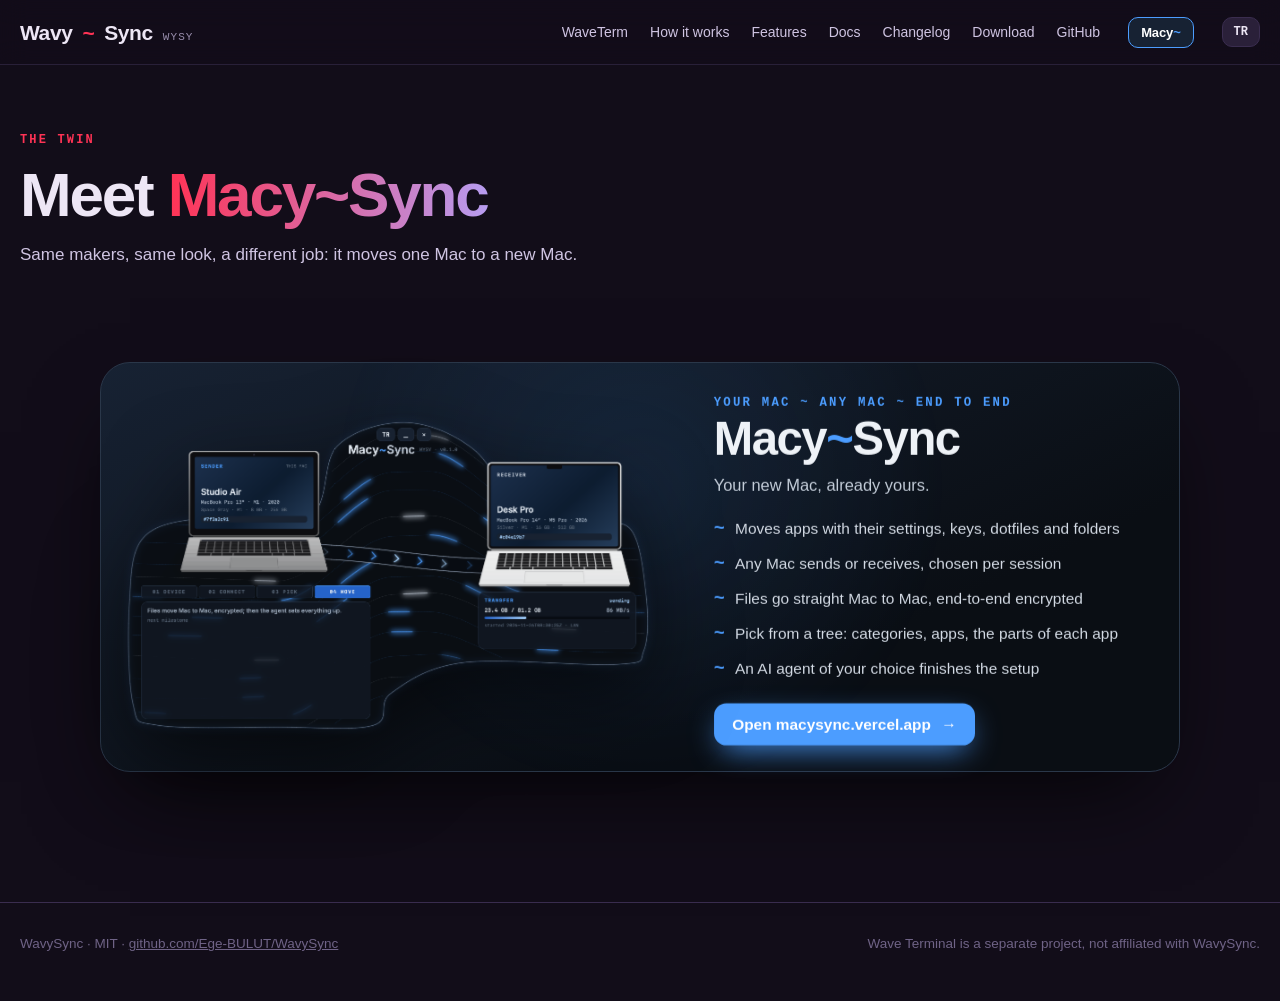
<file: site/macy/index.html>
<!doctype html>
<html lang="en">
<head>
<meta charset="utf-8">
<meta name="viewport" content="width=device-width, initial-scale=1">
<title>MacySync, WavySync's twin: move a Mac to a new Mac</title>
<meta name="description" content="MacySync moves one Mac to another: apps with their settings, keys and folders, straight from Mac to Mac, end-to-end encrypted, with an AI agent to finish the setup. WavySync's twin.">
<link rel="canonical" href="https://wavysync.vercel.app/macy/">
<meta name="google-site-verification" content="s66rd8O_x1saL6PLGpSpIPeHmGazHyTo27NTPkK-GJg">
<meta property="og:type" content="website">
<meta property="og:site_name" content="WavySync">
<meta property="og:url" content="https://wavysync.vercel.app/macy/">
<meta property="og:title" content="MacySync, WavySync's twin: move a Mac to a new Mac">
<meta property="og:description" content="MacySync moves one Mac to another: apps with their settings, keys and folders, straight from Mac to Mac, end-to-end encrypted, with an AI agent to finish the setup. WavySync's twin.">
<meta property="og:image" content="https://wavysync.vercel.app/og.png">
<meta property="og:image:width" content="1200">
<meta property="og:image:height" content="630">
<meta name="twitter:card" content="summary_large_image">
<meta name="twitter:title" content="MacySync, WavySync's twin: move a Mac to a new Mac">
<meta name="twitter:description" content="MacySync moves one Mac to another: apps with their settings, keys and folders, straight from Mac to Mac, end-to-end encrypted, with an AI agent to finish the setup. WavySync's twin.">
<meta name="twitter:image" content="https://wavysync.vercel.app/og.png">
<meta name="theme-color" content="#120d19">
<link rel="alternate" hreflang="en" href="https://wavysync.vercel.app/macy/">
<link rel="alternate" hreflang="tr" href="https://wavysync.vercel.app/tr/macy/">
<link rel="alternate" hreflang="x-default" href="https://wavysync.vercel.app/macy/">
<meta property="og:locale" content="en_US">
<link rel="icon" href="data:image/svg+xml,%3Csvg xmlns='http://www.w3.org/2000/svg' viewBox='0 0 32 32'%3E%3Crect width='32' height='32' rx='8' fill='%23120d19'/%3E%3Cpath d='M5 19c4-8 8-8 11-3s7 5 11-3' fill='none' stroke='%23ff3355' stroke-width='3.5' stroke-linecap='round'/%3E%3C/svg%3E">
<link rel="stylesheet" href="../site.css">
</head>
<body>

<nav>
  <div class="wrap">
    <a class="brand" href="../">Wavy<b>~</b>Sync <small>WYSY</small></a>
    <div class="links">
      <a href="../waveterm/" data-i="nav.wt">WaveTerm</a>
      <a href="../#how" class="opt" data-i="nav.how">How it works</a>
      <a href="../features/" data-i="nav.features">Features</a>
      <a href="../docs/" data-i="nav.docs">Docs</a>
      <a href="../changelog/" class="opt" data-i="nav.changelog">Changelog</a>
      <a href="../download/" data-i="nav.download">Download</a>
      <a href="https://github.com/Ege-BULUT/WavySync" class="opt">GitHub</a>
    </div>
    <a class="twin-nav to-macy" href="../macy/" title="MacySync, the twin app">Macy<b>~</b></a>
    <button class="btn lang" id="lang" aria-label="Language">TR</button>
  </div>
</nav>

<header class="page-head">
  <div class="wrap">
    <span class="caps" data-i="tm.k">The twin</span>
    <h1 data-i="tm.h">Meet <em>Macy~Sync</em></h1>
    <p class="sub" data-i="tm.p">Same makers, same look, a different job: it moves one Mac to a new Mac.</p>
  </div>
</header>

<section>
  <div class="wrap twin-stage">
    <a class="twin to-macy" href="https://macysync.vercel.app/">
      <img src="../macy.png" width="2560" height="1560" alt="MacySync launcher: this Mac sending to the other Mac, with the transfer's progress">
      <div>
        <span class="tk">Your Mac ~ any Mac ~ end to end</span>
        <p class="tn">Macy<b>~</b>Sync</p>
        <p class="tl" data-i="tm.l">Your new Mac, already yours.</p>
        <ul>
          <li data-i="tm.1">Moves apps with their settings, keys, dotfiles and folders</li>
          <li data-i="tm.2">Any Mac sends or receives, chosen per session</li>
          <li data-i="tm.3">Files go straight Mac to Mac, end-to-end encrypted</li>
          <li data-i="tm.4">Pick from a tree: categories, apps, the parts of each app</li>
          <li data-i="tm.5">An AI agent of your choice finishes the setup</li>
        </ul>
        <span class="tgo"><span data-i="tm.go">Open macysync.vercel.app</span> →</span>
      </div>
    </a>
  </div>
</section>

<footer>
  <div class="wrap">
    <span>WavySync · MIT · <a href="https://github.com/Ege-BULUT/WavySync">github.com/Ege-BULUT/WavySync</a></span>
    <span data-i="foot">Wave Terminal is a separate project, not affiliated with WavySync.</span>
  </div>
</footer>

<script src="../site.js"></script>
</body>
</html>
</file>
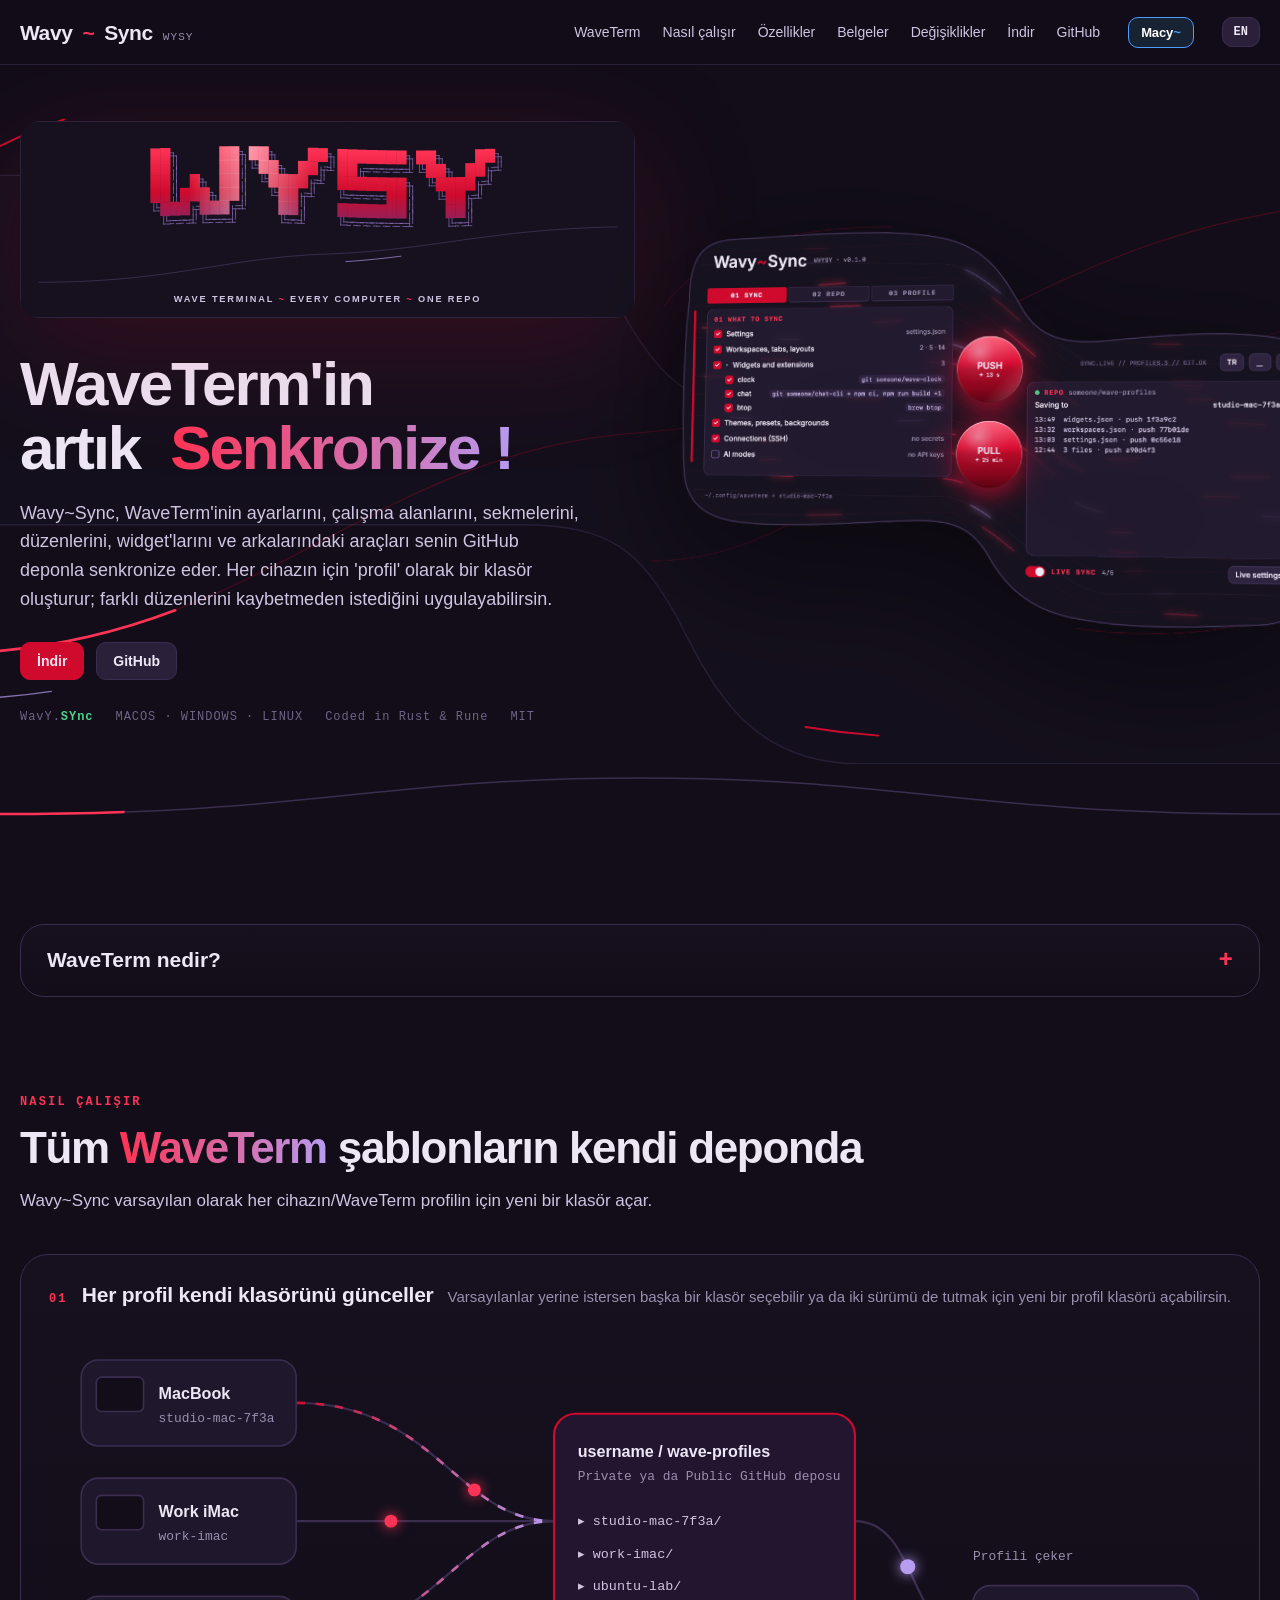
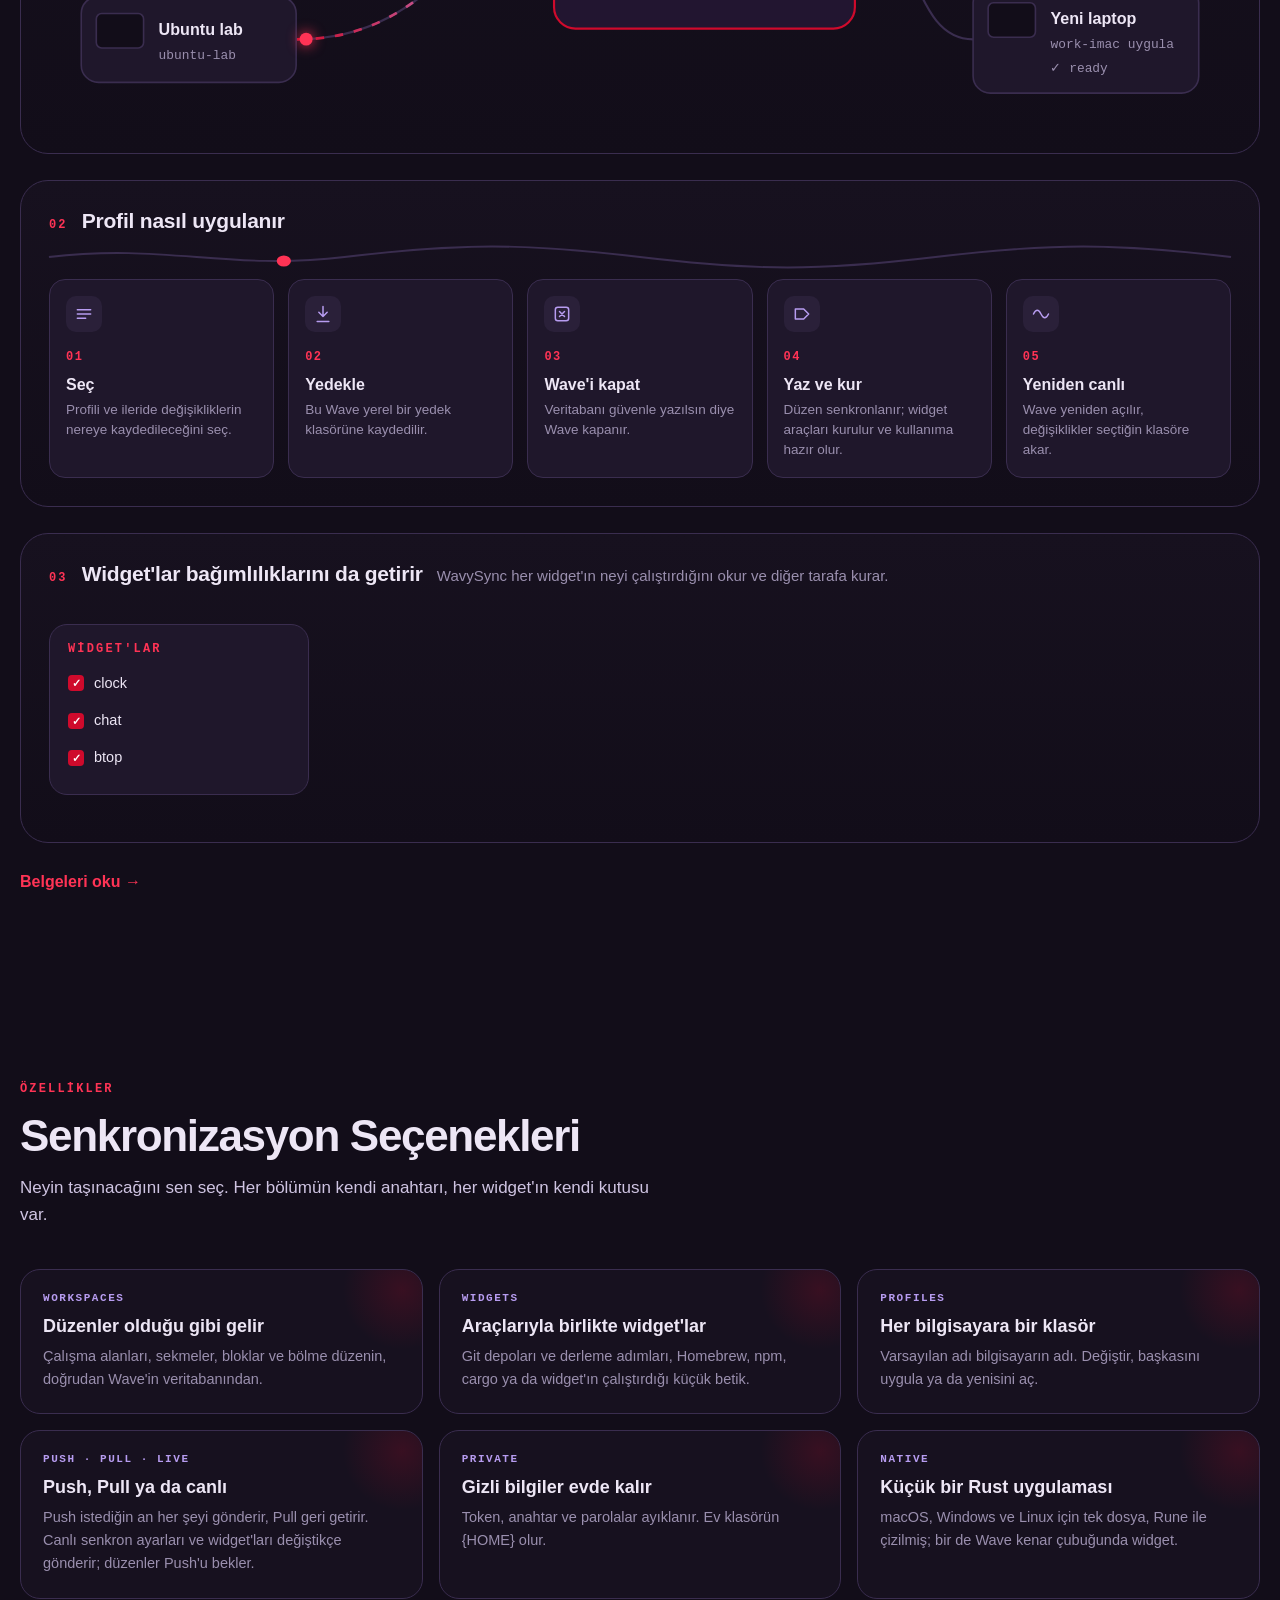
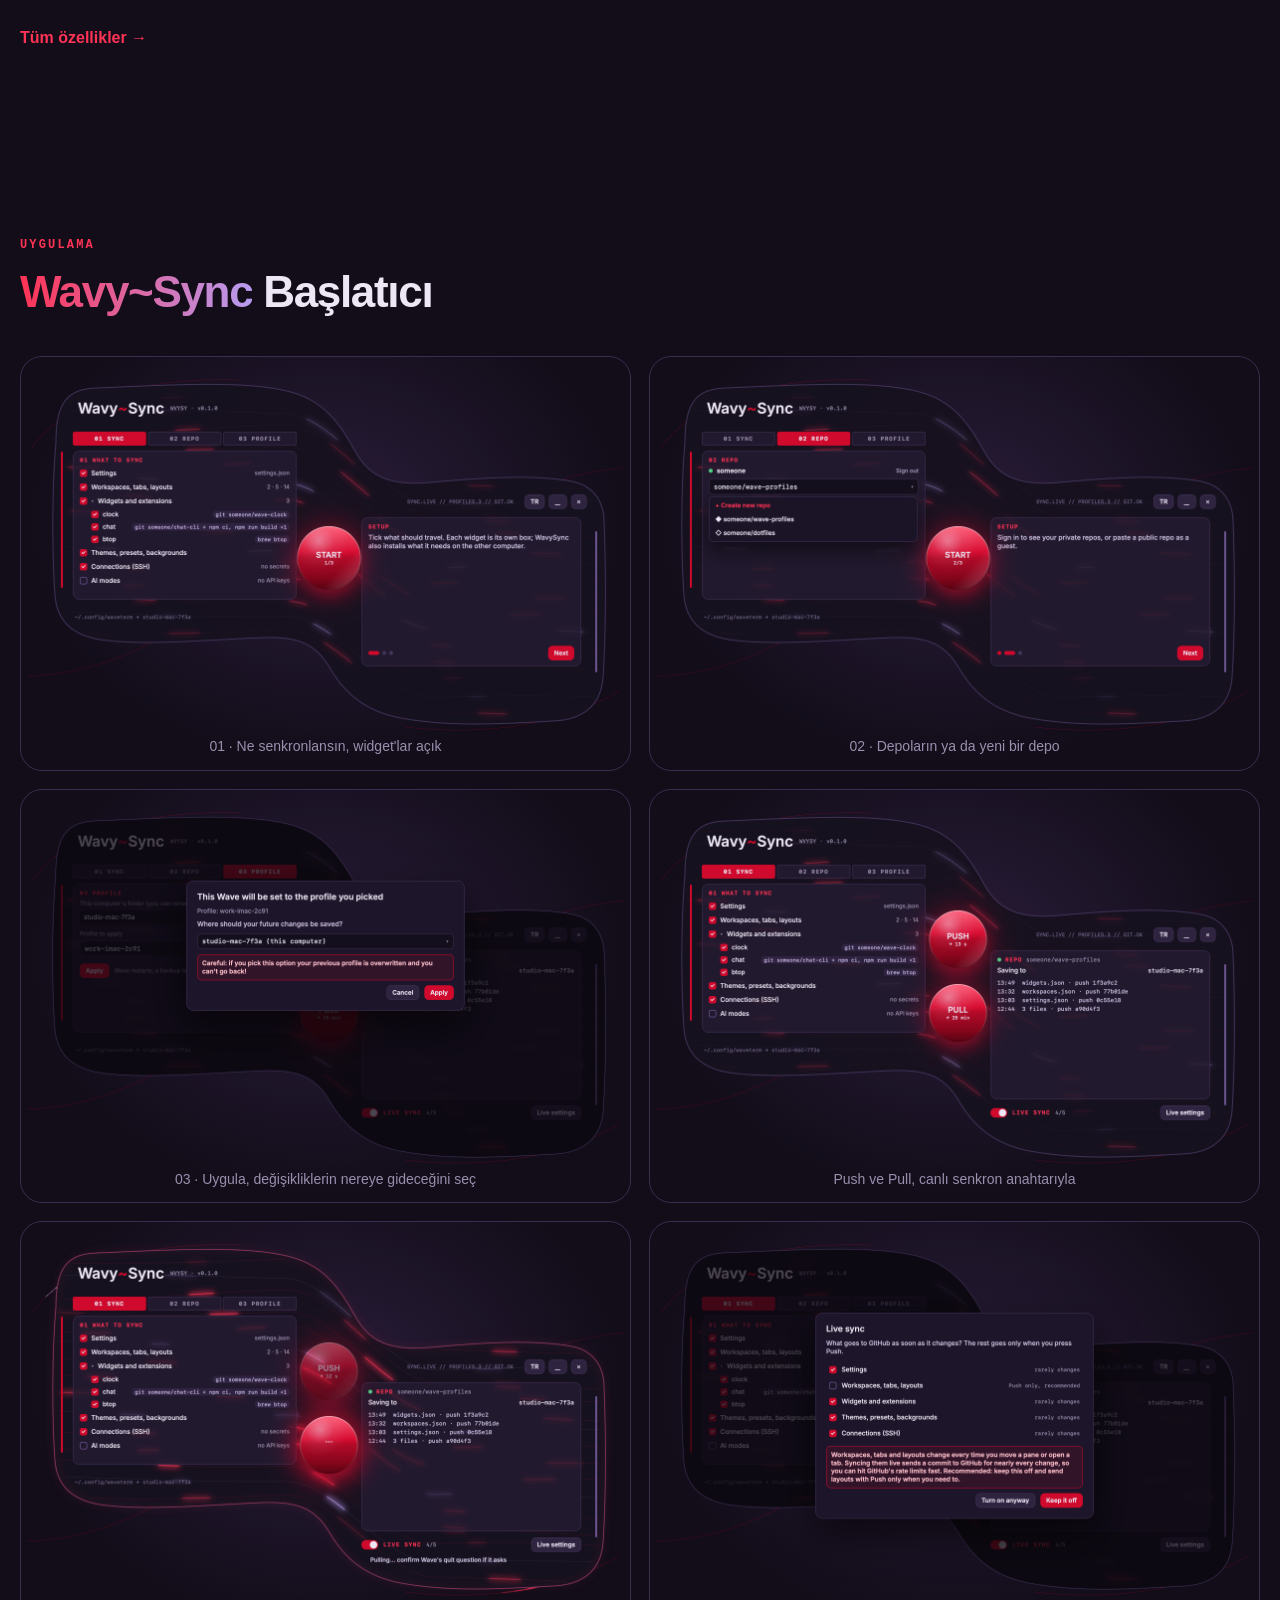
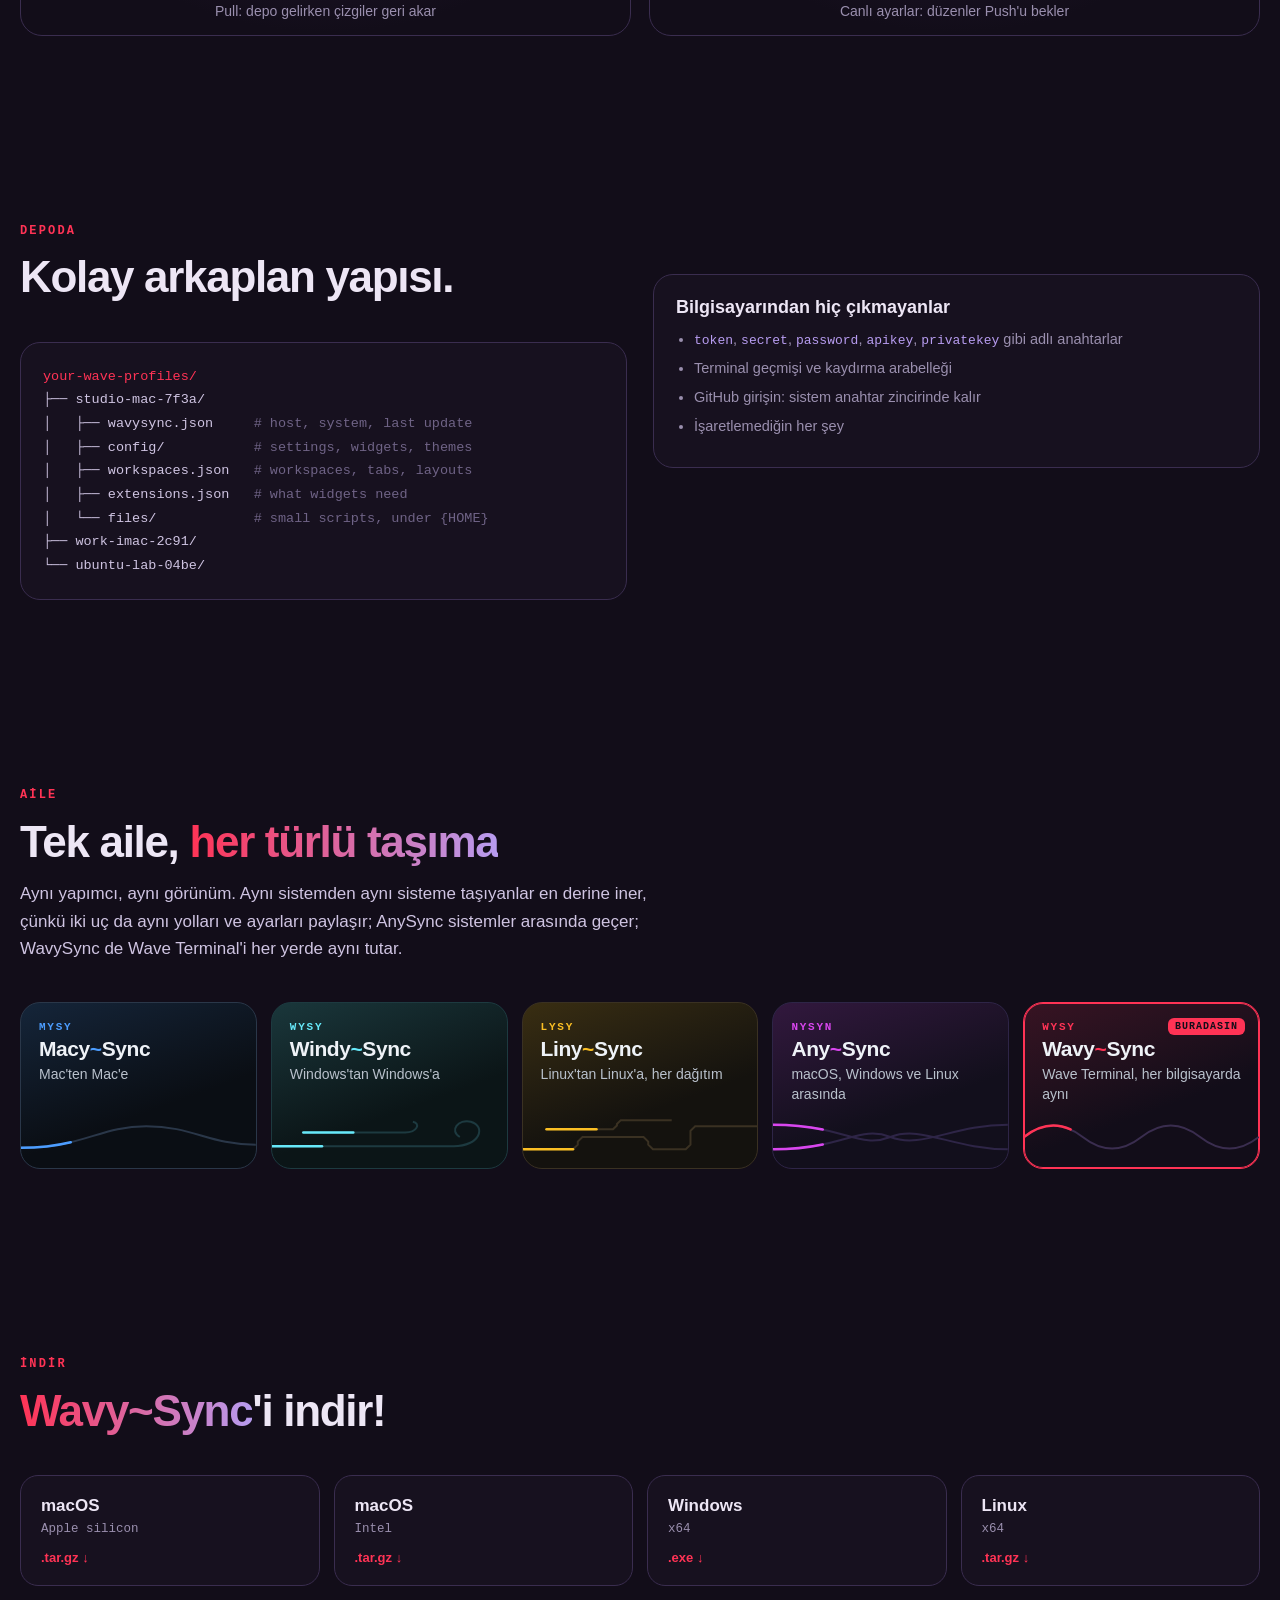
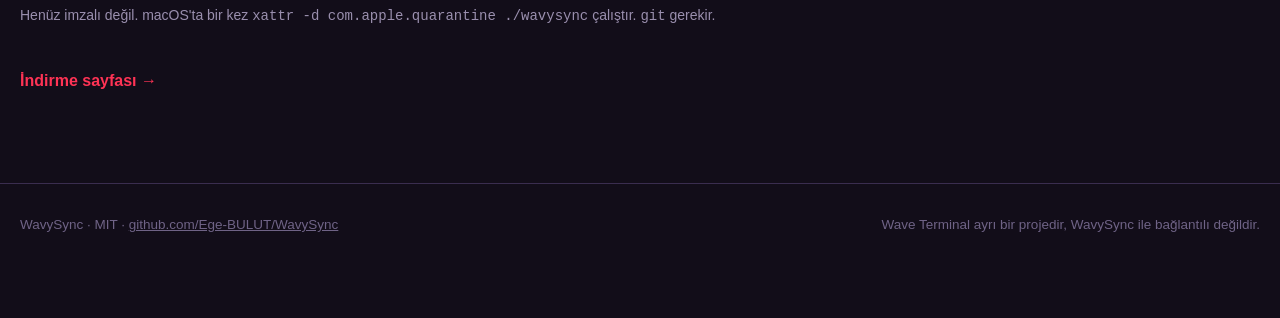
<file: site/tr/index.html>
<!doctype html>
<html lang="tr">
<head>
<meta charset="utf-8">
<meta name="viewport" content="width=device-width, initial-scale=1">
<title>WavySync: Wave Terminal ayarlarını, düzenlerini ve widget'larını bilgisayarlar arasında senkronla</title>
<meta name="description" content="WavySync, Wave Terminal'i macOS, Windows ve Linux arasında senkronlar: ayarlar, çalışma alanları, sekmeler, düzenler, widget'lar ve arkalarındaki araçlar, senin GitHub deponla. Ücretsiz ve açık kaynak.">
<link rel="canonical" href="https://wavysync.vercel.app/tr/">
<meta name="google-site-verification" content="s66rd8O_x1saL6PLGpSpIPeHmGazHyTo27NTPkK-GJg">
<meta property="og:type" content="website">
<meta property="og:site_name" content="WavySync">
<meta property="og:url" content="https://wavysync.vercel.app/tr/">
<meta property="og:title" content="WavySync: Wave Terminal ayarlarını, düzenlerini ve widget'larını bilgisayarlar arasında senkronla">
<meta property="og:description" content="WavySync, Wave Terminal'i macOS, Windows ve Linux arasında senkronlar: ayarlar, çalışma alanları, sekmeler, düzenler, widget'lar ve arkalarındaki araçlar, senin GitHub deponla. Ücretsiz ve açık kaynak.">
<meta property="og:image" content="https://wavysync.vercel.app/og.png">
<meta property="og:image:width" content="1200">
<meta property="og:image:height" content="630">
<meta name="twitter:card" content="summary_large_image">
<meta name="twitter:title" content="WavySync: Wave Terminal ayarlarını, düzenlerini ve widget'larını bilgisayarlar arasında senkronla">
<meta name="twitter:description" content="WavySync, Wave Terminal'i macOS, Windows ve Linux arasında senkronlar: ayarlar, çalışma alanları, sekmeler, düzenler, widget'lar ve arkalarındaki araçlar, senin GitHub deponla. Ücretsiz ve açık kaynak.">
<meta name="twitter:image" content="https://wavysync.vercel.app/og.png">
<meta name="theme-color" content="#120d19">
<script type="application/ld+json">{"@context": "https://schema.org", "@type": "SoftwareApplication", "name": "WavySync", "applicationCategory": "DeveloperApplication", "operatingSystem": "macOS, Windows, Linux", "url": "https://wavysync.vercel.app/", "downloadUrl": "https://github.com/Ege-BULUT/WavySync/releases/latest", "softwareVersion": "0.1.0", "license": "https://opensource.org/licenses/MIT", "image": "https://wavysync.vercel.app/og.png", "description": "WavySync syncs Wave Terminal across macOS, Windows and Linux: settings, workspaces, tabs, layouts, widgets and the tools behind them, through a GitHub repo you own. Free and open source.", "author": {"@type": "Person", "name": "Ege BULUT", "url": "https://github.com/Ege-BULUT"}, "offers": {"@type": "Offer", "price": "0", "priceCurrency": "USD"}, "codeRepository": "https://github.com/Ege-BULUT/WavySync"}</script>
<link rel="alternate" hreflang="en" href="https://wavysync.vercel.app/">
<link rel="alternate" hreflang="tr" href="https://wavysync.vercel.app/tr/">
<link rel="alternate" hreflang="x-default" href="https://wavysync.vercel.app/">
<meta property="og:locale" content="tr_TR">
<link rel="icon" href="data:image/svg+xml,%3Csvg xmlns='http://www.w3.org/2000/svg' viewBox='0 0 32 32'%3E%3Crect width='32' height='32' rx='8' fill='%23120d19'/%3E%3Cpath d='M5 19c4-8 8-8 11-3s7 5 11-3' fill='none' stroke='%23ff3355' stroke-width='3.5' stroke-linecap='round'/%3E%3C/svg%3E">
<link rel="stylesheet" href="../site.css">
</head>
<body>

<nav>
  <div class="wrap">
    <a class="brand" href="./">Wavy<b>~</b>Sync <small>WYSY</small></a>
    <div class="links">
      <a href="waveterm/" data-i="nav.wt">WaveTerm</a>
      <a href="#how" class="opt" data-i="nav.how">Nasıl çalışır</a>
      <a href="features/" data-i="nav.features">Özellikler</a>
      <a href="docs/" data-i="nav.docs">Belgeler</a>
      <a href="changelog/" class="opt" data-i="nav.changelog">Değişiklikler</a>
      <a href="download/" data-i="nav.download">İndir</a>
      <a href="https://github.com/Ege-BULUT/WavySync" class="opt">GitHub</a>
    </div>
    <a class="twin-nav to-macy" href="macy/" title="MacySync, the twin app">Macy<b>~</b></a>
    <button class="btn lang" id="lang" aria-label="Language">EN</button>
  </div>
</nav>

<header class="hero">
  <svg class="bg" viewBox="0 0 1440 760" preserveAspectRatio="xMidYMid slice" aria-hidden="true">
    <path class="tilde-fill" opacity=".55" d="M -40 120 H 520 C 640 120 660 210 720 300 C 760 360 800 380 900 380 H 1500 V 760 H 960 C 840 760 800 680 760 600 C 720 530 690 500 590 500 H -40 Z"/>
    <path class="swift base" d="M -40 640 C 300 640 420 420 720 400 S 1160 170 1500 150"/>
    <path class="swift a" d="M -40 640 C 300 640 420 420 720 400 S 1160 170 1500 150"/>
    <path class="swift b" d="M -40 690 C 320 690 440 470 720 440 S 1140 220 1500 200"/>
    <path class="swift c" d="M 20 90 C 160 20 340 0 560 40"/>
    <path class="swift c" style="animation-delay:-1.4s" d="M 900 720 C 1080 750 1260 720 1440 640"/>
  </svg>
  <div class="wrap hero-grid">
    <div>
      <img class="logo" src="../logo.svg" alt="WYSY, WavySync logo">
      <h1 data-i="hero.h">WaveTerm'in artık&nbsp;&nbsp;<em>Senkronize !</em></h1>
      <p class="lead" data-i="hero.p">Wavy~Sync, WaveTerm'inin ayarlarını, çalışma alanlarını, sekmelerini, düzenlerini, widget'larını ve arkalarındaki araçları senin GitHub deponla senkronize eder. Her cihazın için 'profil' olarak bir klasör oluşturur; farklı düzenlerini kaybetmeden istediğini uygulayabilirsin.</p>
      <div class="cta">
        <a class="btn red" href="#download" data-i="hero.dl">İndir</a>
        <a class="btn" href="https://github.com/Ege-BULUT/WavySync" data-i="hero.gh">GitHub</a>
      </div>
      <div class="ticker"><span>WavY.<b>SYnc</b></span><span>MACOS · WINDOWS · LINUX</span><span>Coded in Rust &amp; Rune</span><span>MIT</span></div>
    </div>
    <div class="shot"><img src="../main.png" width="2400" height="1440" alt="WavySync window: what to sync on the left, Push and Pull in the middle, the repo feed and live sync switch on the right"></div>
  </div>
</header>

<svg class="divider" viewBox="0 0 1440 70" preserveAspectRatio="none" aria-hidden="true"><path d="M0 50 C 360 50 420 14 720 14 S 1080 50 1440 50"/><path class="run" d="M0 50 C 360 50 420 14 720 14 S 1080 50 1440 50"/></svg>

<section id="waveterm">
  <div class="wrap">
    <details class="wt reveal">
      <summary data-i="wt.sum">WaveTerm nedir?</summary>
      <div class="wt-body">
  <blockquote class="src">
    <p>Wave is an open-source, AI-integrated terminal for macOS, Linux, and Windows. It works with any AI model. Bring your own API keys for OpenAI, Claude, or Gemini, or run local models via Ollama and LM Studio. No accounts required.</p>
    <p>Wave also supports durable SSH sessions that survive network interruptions and restarts, with automatic reconnection. Edit remote files with a built-in graphical editor and preview files inline without leaving the terminal.</p>
    <cite>Wave Terminal README · github.com/wavetermdev/waveterm</cite>
  </blockquote>
  <blockquote class="src">
    <p>Wave is an open-source terminal with superpowers, integrating file previews, file editing, AI, web browsing, and workspace organization.</p>
    <cite>waveterm.dev</cite>
  </blockquote>
  <div class="linkrow">
    <a class="btn red" href="https://github.com/wavetermdev/waveterm/releases/latest" data-i="wt.dl">Son kararlı sürümü indir</a>
    <a class="btn" href="https://www.waveterm.dev">waveterm.dev</a>
    <a class="btn" href="https://github.com/wavetermdev/waveterm">GitHub</a>
    <a class="btn" href="https://docs.waveterm.dev" data-i="wt.docs">Belgeler</a>
  </div>
  <p class="rel"><span data-i="wt.latest">Son kararlı sürüm:</span> <a data-wave-rel href="https://github.com/wavetermdev/waveterm/releases/tag/v0.14.5">v0.14.5</a> · <span data-wave-date>2026-04-16</span> · macOS · Windows · Linux</p>
  <figure class="wt-shot"><img src="../waveterm/img/wave.webp" width="3680" height="2382" alt="Wave Terminal with terminals, a web view, file preview and Wave AI" loading="lazy"></figure>

  <h3 class="sec" data-i="wt.fh">Özellikler</h3>
  <p class="rel" data-i="wt.note">Wave'in kendi sözleriyle, waveterm.dev ve Wave Terminal README'sinden birebir (İngilizce).</p>
  <div class="wt-feats">
    <figure><img src="../waveterm/img/layouts.jpg" width="1633" height="935" alt="Screen Splitting and Layouts" loading="lazy"><figcaption><b>Screen Splitting and Layouts</b>Split screens and arrange terminals, editors, and web views into workspaces and dashboards</figcaption></figure>
    <figure><img src="../waveterm/img/connections.png" width="1316" height="1038" alt="Manage Remote Machines" loading="lazy"><figcaption><b>Manage Remote Machines</b>Quickly switch between remote servers and clusters with our SSH connection manager (with WSL support)</figcaption></figure>
    <figure><img src="../waveterm/img/files.webp" width="3456" height="2160" alt="Work with Remote Files" loading="lazy"><figcaption><b>Work with Remote Files</b>Navigate directories, preview markdown and images, and manage files on remote machines</figcaption></figure>
    <figure><img src="../waveterm/img/browser.webp" width="3456" height="2160" alt="Inline Web Browser" loading="lazy"><figcaption><b>Inline Web Browser</b>Built-in web browser to access Github, StackOverflow, dashboards, and your own apps</figcaption></figure>
  </div>

  <h3 class="sec" data-i="wt.kh">Temel özellikler</h3>
  <ul class="keyf">
    <li>Wave AI - Context-aware terminal assistant that reads your terminal output, analyzes widgets, and performs file operations</li>
    <li>Durable SSH Sessions - Remote terminal sessions survive connection interruptions, network changes, and Wave restarts with automatic reconnection</li>
    <li>Flexible drag &amp; drop interface to organize terminal blocks, editors, web browsers, and AI assistants</li>
    <li>Built-in editor for editing remote files with syntax highlighting and modern editor features</li>
    <li>Rich file preview system for remote files (markdown, images, video, PDFs, CSVs, directories)</li>
    <li>Quick full-screen toggle for any block - expand terminals, editors, and previews for better visibility, then instantly return to multi-block view</li>
    <li>AI chat widget with support for multiple models (OpenAI, Claude, Azure, Perplexity, Ollama)</li>
    <li>Command Blocks for isolating and monitoring individual commands</li>
    <li>One-click remote connections with full terminal and file system access</li>
    <li>Secure secret storage using native system backends - store API keys and credentials locally, access them across SSH sessions</li>
    <li>Rich customization including tab themes, terminal styles, and background images</li>
    <li>Powerful <code>wsh</code> command system for managing your workspace from the CLI and sharing data between terminal sessions</li>
    <li>Connected file management with <code>wsh file</code> - seamlessly copy and sync files between local and remote SSH hosts</li>
  </ul>
  <p class="rel" data-i="wt.lic">Metin ve ekran görüntüleri Command Line Inc.'in Wave Terminal projesinden, Apache Lisansı 2.0. WavySync, Wave Terminal ile bağlantılı değildir.</p>
        <a class="more" href="waveterm/" data-i="wt.page">Ayrı sayfada aç →</a>
      </div>
    </details>
  </div>
</section>

<section id="how">
  <div class="wrap">
    <span class="caps" data-i="how.k">Nasıl çalışır</span>
    <h2 data-i="how.h">Tüm <em>WaveTerm</em> şablonların kendi deponda</h2>
    <p class="sub" data-i="how.p">Wavy~Sync varsayılan olarak her cihazın/WaveTerm profilin için yeni bir klasör açar.</p>

    <div class="stage reveal">
      <div class="stage-head"><span class="caps">01</span><h3 data-i="d1.h">Her profil kendi klasörünü günceller</h3><p data-i="d1.p">Varsayılanlar yerine istersen başka bir klasör seçebilir ya da iki sürümü de tutmak için yeni bir profil klasörü açabilirsin.</p></div>
      <svg viewBox="0 0 1100 380" role="img" aria-label="Three computers push to their own folders in one repo">
        <defs>
          <linearGradient id="wireGrad" x1="0" x2="1"><stop offset="0" stop-color="#cf0a2c"/><stop offset="1" stop-color="#b79cf0"/></linearGradient>
        </defs>
        <path id="w1" class="wire" d="M 230 80 C 360 80 380 190 470 190"/>
        <path id="w2" class="wire" d="M 230 190 C 330 190 380 190 470 190"/>
        <path id="w3" class="wire" d="M 230 300 C 360 300 380 190 470 190"/>
        <path class="wire hot" d="M 230 80 C 360 80 380 190 470 190"/>
        <path class="wire hot" style="animation-delay:-.4s" d="M 230 190 C 330 190 380 190 470 190"/>
        <path class="wire hot" style="animation-delay:-.8s" d="M 230 300 C 360 300 380 190 470 190"/>
        <path id="w4" class="wire" d="M 750 190 C 810 190 800 300 860 300"/>

        <g class="node" transform="translate(30 40)"><rect width="200" height="80" rx="16"/><rect class="scr" x="14" y="16" width="44" height="32" rx="5"/><text class="t" x="72" y="36">MacBook</text><text class="s" x="72" y="58">studio-mac-7f3a</text></g>
        <g class="node" transform="translate(30 150)"><rect width="200" height="80" rx="16"/><rect class="scr" x="14" y="16" width="44" height="32" rx="5"/><text class="t" x="72" y="36">Work iMac</text><text class="s" x="72" y="58">work-imac</text></g>
        <g class="node" transform="translate(30 260)"><rect width="200" height="80" rx="16"/><rect class="scr" x="14" y="16" width="44" height="32" rx="5"/><text class="t" x="72" y="36">Ubuntu lab</text><text class="s" x="72" y="58">ubuntu-lab</text></g>

        <g class="node repo" transform="translate(470 90)">
          <rect width="280" height="200" rx="20"/>
          <text class="t" x="22" y="40">username / wave-profiles</text>
          <text class="s" x="22" y="62" data-i="d1.repo">Private ya da Public GitHub deposu</text>
          <text class="folder on" x="22" y="104">▸ studio-mac-7f3a/</text>
          <text class="folder on" style="animation-delay:1s" x="22" y="134">▸ work-imac/</text>
          <text class="folder on" style="animation-delay:2s" x="22" y="164">▸ ubuntu-lab/</text>
        </g>
        <g class="node" transform="translate(860 250)"><rect width="210" height="100" rx="16"/><rect class="scr" x="14" y="16" width="44" height="32" rx="5"/><text class="t" x="72" y="36" data-i="d1.new">Yeni laptop</text><text class="s" x="72" y="58" data-i="d1.apply">work-imac uygula</text><text class="s" x="72" y="80" fill="#4fd18b">✓ ready</text></g>
        <text class="s" x="860" y="226" fill="#9a8fae" style="font:500 12px var(--mono)" data-i="d1.pull">Profili çeker</text>
        <circle class="pkt" r="6"><animateMotion dur="3s" repeatCount="indefinite"><mpath href="#w1"/></animateMotion></circle>
        <circle class="pkt" r="6"><animateMotion dur="3s" begin="1s" repeatCount="indefinite"><mpath href="#w2"/></animateMotion></circle>
        <circle class="pkt" r="6"><animateMotion dur="3s" begin="2s" repeatCount="indefinite"><mpath href="#w3"/></animateMotion></circle>
        <circle class="pkt v" r="7"><animateMotion dur="3.6s" begin=".6s" repeatCount="indefinite"><mpath href="#w4"/></animateMotion></circle>
      </svg>
    </div>

    <div class="stage reveal">
      <div class="stage-head"><span class="caps">02</span><h3 data-i="d2.h">Profil nasıl uygulanır</h3></div>
      <div class="steps">
        <div class="rail" aria-hidden="true"><svg viewBox="0 0 1000 30" preserveAspectRatio="none"><path d="M0 15 C 100 0 150 30 250 15 S 400 0 500 15 S 650 30 750 15 S 900 0 1000 15" fill="none" stroke="#3a2d4f" stroke-width="2"/><circle r="6" fill="#ff3355"><animateMotion dur="10s" repeatCount="indefinite" path="M0 15 C 100 0 150 30 250 15 S 400 0 500 15 S 650 30 750 15 S 900 0 1000 15"/></circle></svg></div>
        <div class="step"><div class="ic"><svg viewBox="0 0 24 24"><path d="M4 7h16M4 12h16M4 17h10"/></svg></div><span class="n">01</span><h4 data-i="s1.h">Seç</h4><p data-i="s1.p">Profili ve ileride değişikliklerin nereye kaydedileceğini seç.</p></div>
        <div class="step"><div class="ic"><svg viewBox="0 0 24 24"><path d="M12 3v12M7 10l5 5 5-5M5 21h14"/></svg></div><span class="n">02</span><h4 data-i="s2.h">Yedekle</h4><p data-i="s2.p">Bu Wave yerel bir yedek klasörüne kaydedilir.</p></div>
        <div class="step"><div class="ic"><svg viewBox="0 0 24 24"><rect x="4" y="4" width="16" height="16" rx="3"/><path d="M9 9l6 6M15 9l-6 6"/></svg></div><span class="n">03</span><h4 data-i="s3.h">Wave'i kapat</h4><p data-i="s3.p">Veritabanı güvenle yazılsın diye Wave kapanır.</p></div>
        <div class="step"><div class="ic"><svg viewBox="0 0 24 24"><path d="M4 6h10l6 6-6 6H4z"/></svg></div><span class="n">04</span><h4 data-i="s4.h">Yaz ve kur</h4><p data-i="s4.p">Düzen senkronlanır; widget araçları kurulur ve kullanıma hazır olur.</p></div>
        <div class="step"><div class="ic"><svg viewBox="0 0 24 24"><path d="M3 12c3-6 6-6 9 0s6 6 9 0"/></svg></div><span class="n">05</span><h4 data-i="s5.h">Yeniden canlı</h4><p data-i="s5.p">Wave yeniden açılır, değişiklikler seçtiğin klasöre akar.</p></div>
      </div>
    </div>

    <div class="stage reveal">
      <div class="stage-head"><span class="caps">03</span><h3 data-i="d3.h">Widget'lar bağımlılıklarını da getirir</h3><p data-i="d3.p">WavySync her widget'ın neyi çalıştırdığını okur ve diğer tarafa kurar.</p></div>
      <div class="deps">
        <div class="wcard">
          <div class="caps" style="margin-bottom:10px" data-i="d3.w">Widget'lar</div>
          <div class="row"><span class="chk">✓</span>clock</div>
          <div class="row"><span class="chk">✓</span>chat</div>
          <div class="row"><span class="chk">✓</span>btop</div>
        </div>
        <div class="chips">
          <div class="chip"><b>git</b>clone someone/wave-clock<span class="ok">✓ cloned</span></div>
          <div class="chip"><b>build</b>npm ci && npm run build<span class="ok">✓ built</span></div>
          <div class="chip"><b>file</b>{HOME}/.local/bin/chat<span class="ok">✓ written</span></div>
          <div class="chip"><b>brew</b>install btop<span class="ok">✓ installed</span></div>
        </div>
      </div>
    </div>
    <a class="more" href="docs/" data-i="more.docs">Belgeleri oku →</a>
  </div>
</section>

<section id="features">
  <div class="wrap">
    <span class="caps" data-i="f.k">Özellikler</span>
    <h2 data-i="f.h">Senkronizasyon Seçenekleri</h2>
    <p class="sub" data-i="f.p">Neyin taşınacağını sen seç. Her bölümün kendi anahtarı, her widget'ın kendi kutusu var.</p>
    <div class="grid">
      <div class="card reveal"><span class="k">WORKSPACES</span><h3 data-i="f1.h">Düzenler olduğu gibi gelir</h3><p data-i="f1.p">Çalışma alanları, sekmeler, bloklar ve bölme düzenin, doğrudan Wave'in veritabanından.</p></div>
      <div class="card reveal"><span class="k">WIDGETS</span><h3 data-i="f2.h">Araçlarıyla birlikte widget'lar</h3><p data-i="f2.p">Git depoları ve derleme adımları, Homebrew, npm, cargo ya da widget'ın çalıştırdığı küçük betik.</p></div>
      <div class="card reveal"><span class="k">PROFILES</span><h3 data-i="f3.h">Her bilgisayara bir klasör</h3><p data-i="f3.p">Varsayılan adı bilgisayarın adı. Değiştir, başkasını uygula ya da yenisini aç.</p></div>
      <div class="card reveal"><span class="k">PUSH · PULL · LIVE</span><h3 data-i="f4.h">Push, Pull ya da canlı</h3><p data-i="f4.p">Push istediğin an her şeyi gönderir, Pull geri getirir. Canlı senkron ayarları ve widget'ları değiştikçe gönderir; düzenler Push'u bekler.</p></div>
      <div class="card reveal"><span class="k">PRIVATE</span><h3 data-i="f5.h">Gizli bilgiler evde kalır</h3><p data-i="f5.p">Token, anahtar ve parolalar ayıklanır. Ev klasörün {HOME} olur.</p></div>
      <div class="card reveal"><span class="k">NATIVE</span><h3 data-i="f6.h">Küçük bir Rust uygulaması</h3><p data-i="f6.p">macOS, Windows ve Linux için tek dosya, Rune ile çizilmiş; bir de Wave kenar çubuğunda widget.</p></div>
    </div>
    <a class="more" href="features/" data-i="more.f">Tüm özellikler →</a>
  </div>
</section>

<section id="screens">
  <div class="wrap">
    <span class="caps" data-i="g.k">Uygulama</span>
    <h2 data-i="g.h"><em>Wavy~Sync</em> Başlatıcı</h2>
    <div class="gallery">
      <figure class="reveal"><img src="../sync.png" width="2400" height="1440" alt="Step 1, what to sync" loading="lazy"><figcaption data-i="g1">01 · Ne senkronlansın, widget'lar açık</figcaption></figure>
      <figure class="reveal"><img src="../repo.png" width="2400" height="1440" alt="Step 2, repo" loading="lazy"><figcaption data-i="g2">02 · Depoların ya da yeni bir depo</figcaption></figure>
      <figure class="reveal"><img src="../apply.png" width="2400" height="1440" alt="Apply dialog" loading="lazy"><figcaption data-i="g3">03 · Uygula, değişikliklerin nereye gideceğini seç</figcaption></figure>
      <figure class="reveal"><img src="../main.png" width="2400" height="1440" alt="Push and Pull buttons" loading="lazy"><figcaption data-i="g4">Push ve Pull, canlı senkron anahtarıyla</figcaption></figure>
      <figure class="reveal"><img src="../pull.png" width="2400" height="1440" alt="Pull running" loading="lazy"><figcaption data-i="g5">Pull: depo gelirken çizgiler geri akar</figcaption></figure>
      <figure class="reveal"><img src="../live.png" width="2400" height="1440" alt="Live settings" loading="lazy"><figcaption data-i="g6">Canlı ayarlar: düzenler Push'u bekler</figcaption></figure>
    </div>
  </div>
</section>

<section id="layout">
  <div class="wrap split">
    <div>
      <span class="caps" data-i="l.k">Depoda</span>
      <h2 data-i="l.h">Kolay arkaplan yapısı.</h2>
      <pre class="tree"><span class="r">your-wave-profiles/</span>
├── studio-mac-7f3a/
│   ├── wavysync.json     <span class="c"># host, system, last update</span>
│   ├── config/           <span class="c"># settings, widgets, themes</span>
│   ├── workspaces.json   <span class="c"># workspaces, tabs, layouts</span>
│   ├── extensions.json   <span class="c"># what widgets need</span>
│   └── files/            <span class="c"># small scripts, under {HOME}</span>
├── work-imac-2c91/
└── ubuntu-lab-04be/</pre>
    </div>
    <div class="never reveal" style="margin-top:58px">
      <h3 data-i="n.h">Bilgisayarından hiç çıkmayanlar</h3>
      <ul>
        <li data-i="n.1"><code>token</code>, <code>secret</code>, <code>password</code>, <code>apikey</code>, <code>privatekey</code> gibi adlı anahtarlar</li>
        <li data-i="n.2">Terminal geçmişi ve kaydırma arabelleği</li>
        <li data-i="n.3">GitHub girişin: sistem anahtar zincirinde kalır</li>
        <li data-i="n.4">İşaretlemediğin her şey</li>
      </ul>
    </div>
  </div>
</section>

<section id="family">
  <div class="wrap">
    <span class="caps" data-i="fam.k">Aile</span>
    <h2 data-i="fam.h">Tek aile, <em>her türlü taşıma</em></h2>
    <p class="sub" data-i="fam.p">Aynı yapımcı, aynı görünüm. Aynı sistemden aynı sisteme taşıyanlar en derine iner, çünkü iki uç da aynı yolları ve ayarları paylaşır; AnySync sistemler arasında geçer; WavySync de Wave Terminal'i her yerde aynı tutar.</p>
    <div class="fam">
      <a class="fm" href="https://macysync.vercel.app/" style="--fa:#4c9dff;--fbg:#0a0e14;--fe:#2a3749"><svg viewBox="0 0 300 60" preserveAspectRatio="none" aria-hidden="true"><path class="fb" d="M0 44 C 80 44 100 16 160 16 S 240 40 300 40"/><path class="fr" style="animation-delay:-0.0s" d="M0 44 C 80 44 100 16 160 16 S 240 40 300 40"/></svg><span class="fk">MYSY</span><b>Macy<i>~</i>Sync</b><span class="fl" data-i="fam.macysync">Mac'ten Mac'e</span></a>
      <a class="fm" href="https://windysync.vercel.app/" style="--fa:#67e8f9;--fbg:#0b1517;--fe:#1d3a40"><svg viewBox="0 0 300 60" preserveAspectRatio="none" aria-hidden="true"><path class="fb" d="M0 42 H 232 C 266 42 274 16 254 10 C 238 6 226 22 240 30"/><path class="fr" style="animation-delay:-0.0s" d="M0 42 H 232 C 266 42 274 16 254 10 C 238 6 226 22 240 30"/><path class="fb" d="M40 24 H 170 C 186 24 190 12 180 10"/><path class="fr" style="animation-delay:-1.3s" d="M40 24 H 170 C 186 24 190 12 180 10"/></svg><span class="fk">WYSY</span><b>Windy<i>~</i>Sync</b><span class="fl" data-i="fam.windysync">Windows'tan Windows'a</span></a>
      <a class="fm" href="https://linysync.vercel.app/" style="--fa:#fbbf24;--fbg:#14120e;--fe:#3a3122"><svg viewBox="0 0 300 60" preserveAspectRatio="none" aria-hidden="true"><path class="fb" d="M 0 46 L 64 46 L 70 40 L 70 36 L 76 30 L 154 30 L 160 36 L 160 40 L 166 46 L 208 46 L 214 40 L 214 22 L 220 16 L 300 16"/><path class="fr" style="animation-delay:-0.0s" d="M 0 46 L 64 46 L 70 40 L 70 36 L 76 30 L 154 30 L 160 36 L 160 40 L 166 46 L 208 46 L 214 40 L 214 22 L 220 16 L 300 16"/><path class="fb" d="M 30 20 L 115 20 L 120 15 L 120 13 L 125 8 L 190 8"/><path class="fr" style="animation-delay:-1.3s" d="M 30 20 L 115 20 L 120 15 L 120 13 L 125 8 L 190 8"/></svg><span class="fk">LYSY</span><b>Liny<i>~</i>Sync</b><span class="fl" data-i="fam.linysync">Linux'tan Linux'a, her dağıtım</span></a>
      <a class="fm" href="https://anysync.vercel.app/" style="--fa:#d946ef;--fbg:#120f1c;--fe:#2e2547"><svg viewBox="0 0 300 60" preserveAspectRatio="none" aria-hidden="true"><path class="fb" d="M0 46 C 90 46 110 14 150 30 S 230 14 300 14"/><path class="fr" style="animation-delay:-0.0s" d="M0 46 C 90 46 110 14 150 30 S 230 14 300 14"/><path class="fb" d="M0 14 C 90 14 110 46 150 30 S 230 46 300 46"/><path class="fr" style="animation-delay:-1.3s" d="M0 14 C 90 14 110 46 150 30 S 230 46 300 46"/></svg><span class="fk">NYSYN</span><b>Any<i>~</i>Sync</b><span class="fl" data-i="fam.anysync">macOS, Windows ve Linux arasında</span></a>
      <a class="fm here" href="https://wavysync.vercel.app/" style="--fa:#ff3355;--fbg:#120d19;--fe:#3a2d4f"><svg viewBox="0 0 300 60" preserveAspectRatio="none" aria-hidden="true"><path class="fb" d="M0 30 C 25 10 50 10 75 30 S 125 50 150 30 S 200 10 225 30 S 275 50 300 30"/><path class="fr" style="animation-delay:-0.0s" d="M0 30 C 25 10 50 10 75 30 S 125 50 150 30 S 200 10 225 30 S 275 50 300 30"/></svg><span class="fk">WYSY</span><b>Wavy<i>~</i>Sync</b><span class="fl" data-i="fam.wavysync">Wave Terminal, her bilgisayarda aynı</span><span class="fh" data-i="fam.here">buradasın</span></a>
    </div>
  </div>
</section>

<section id="download">
  <div class="wrap">
    <span class="caps" data-i="dl.k">İndir</span>
    <h2 data-i="dl.h"><em>Wavy~Sync</em>'i indir!</h2>
    <div class="dl">
      <a class="os" href="https://github.com/Ege-BULUT/WavySync/releases/latest/download/wavysync-macos-arm64.tar.gz"><b>macOS</b><span>Apple silicon</span><i>.tar.gz ↓</i></a>
      <a class="os" href="https://github.com/Ege-BULUT/WavySync/releases/latest/download/wavysync-macos-x64.tar.gz"><b>macOS</b><span>Intel</span><i>.tar.gz ↓</i></a>
      <a class="os" href="https://github.com/Ege-BULUT/WavySync/releases/latest/download/wavysync-windows-x64.exe"><b>Windows</b><span>x64</span><i>.exe ↓</i></a>
      <a class="os" href="https://github.com/Ege-BULUT/WavySync/releases/latest/download/wavysync-linux-x64.tar.gz"><b>Linux</b><span>x64</span><i>.tar.gz ↓</i></a>
    </div>
    <p class="note" data-i="dl.n">Henüz imzalı değil. macOS'ta bir kez <code>xattr -d com.apple.quarantine ./wavysync</code> çalıştır. <code>git</code> gerekir.</p>
    <a class="more" href="download/" data-i="more.dl">İndirme sayfası →</a>
  </div>
</section>

<footer>
  <div class="wrap">
    <span>WavySync · MIT · <a href="https://github.com/Ege-BULUT/WavySync">github.com/Ege-BULUT/WavySync</a></span>
    <span data-i="foot">Wave Terminal ayrı bir projedir, WavySync ile bağlantılı değildir.</span>
  </div>
</footer>

<script src="../site.js"></script>
</body>
</html>
</file>
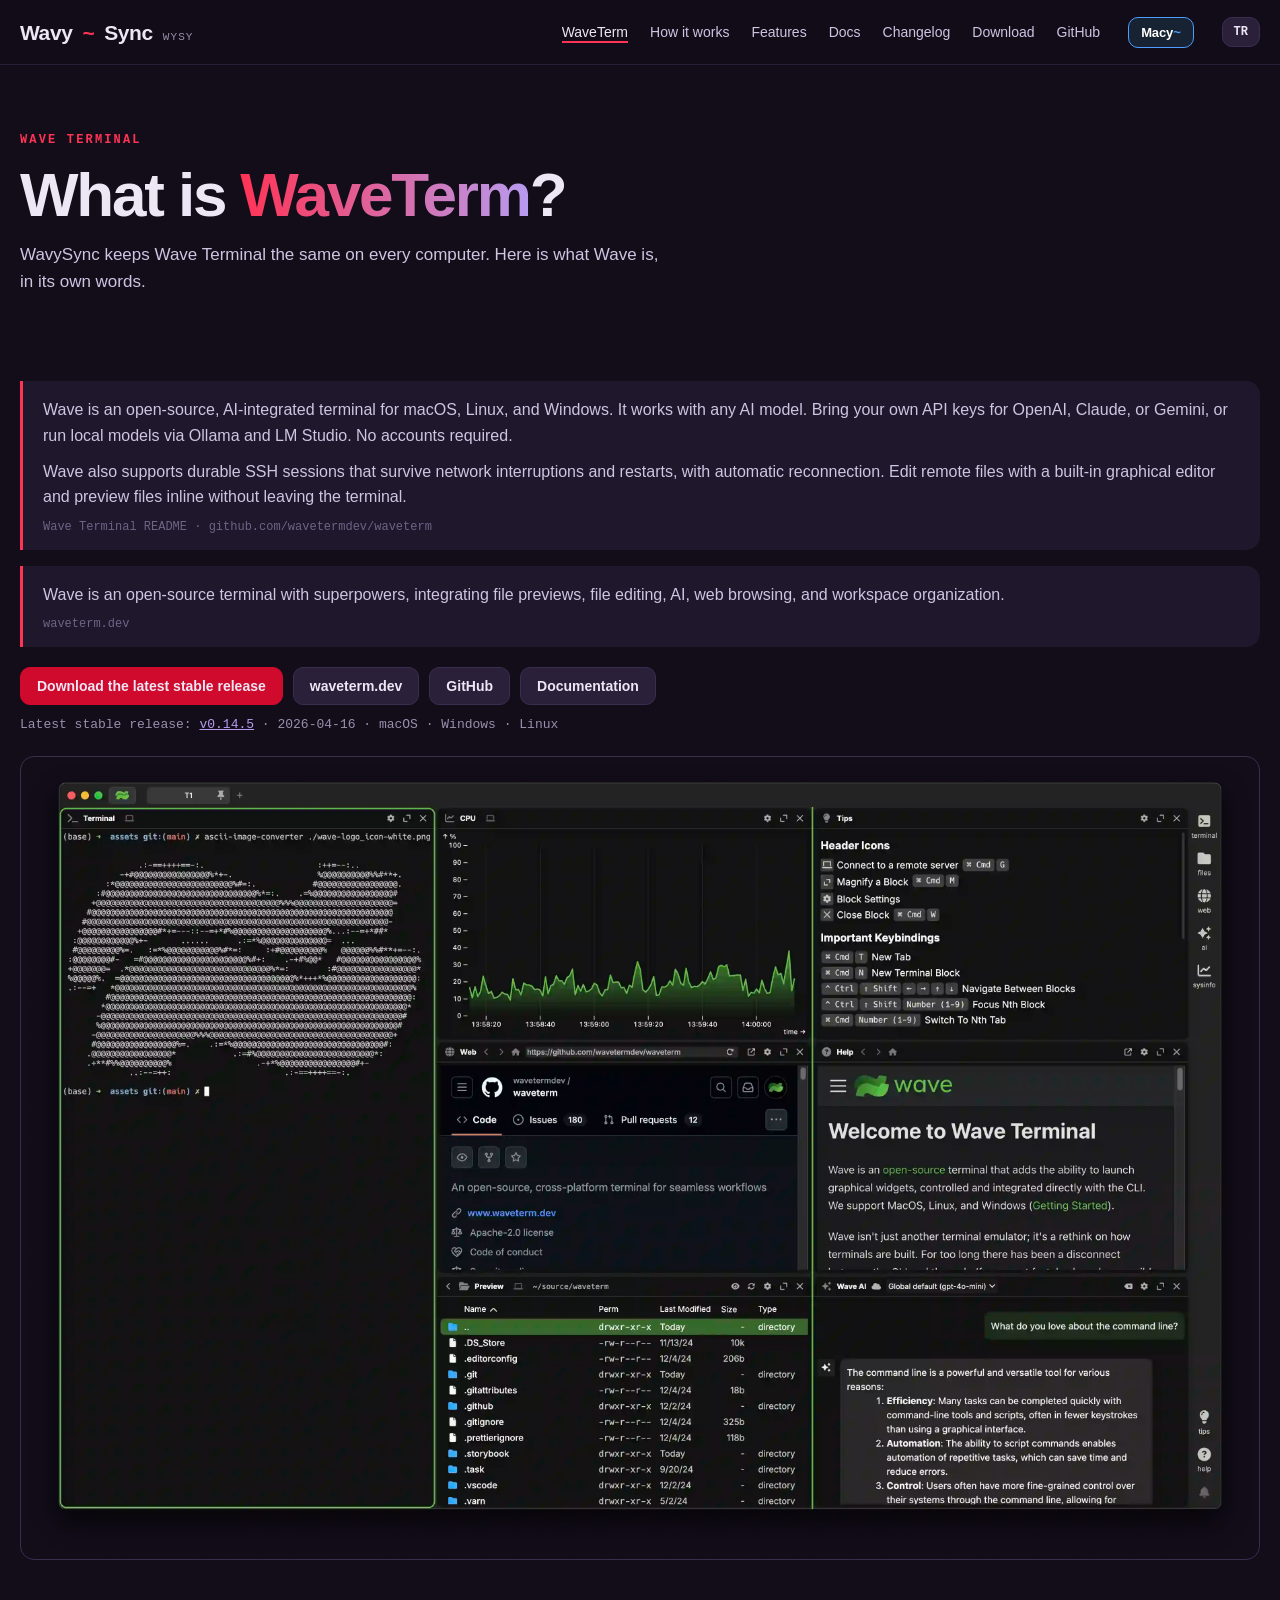
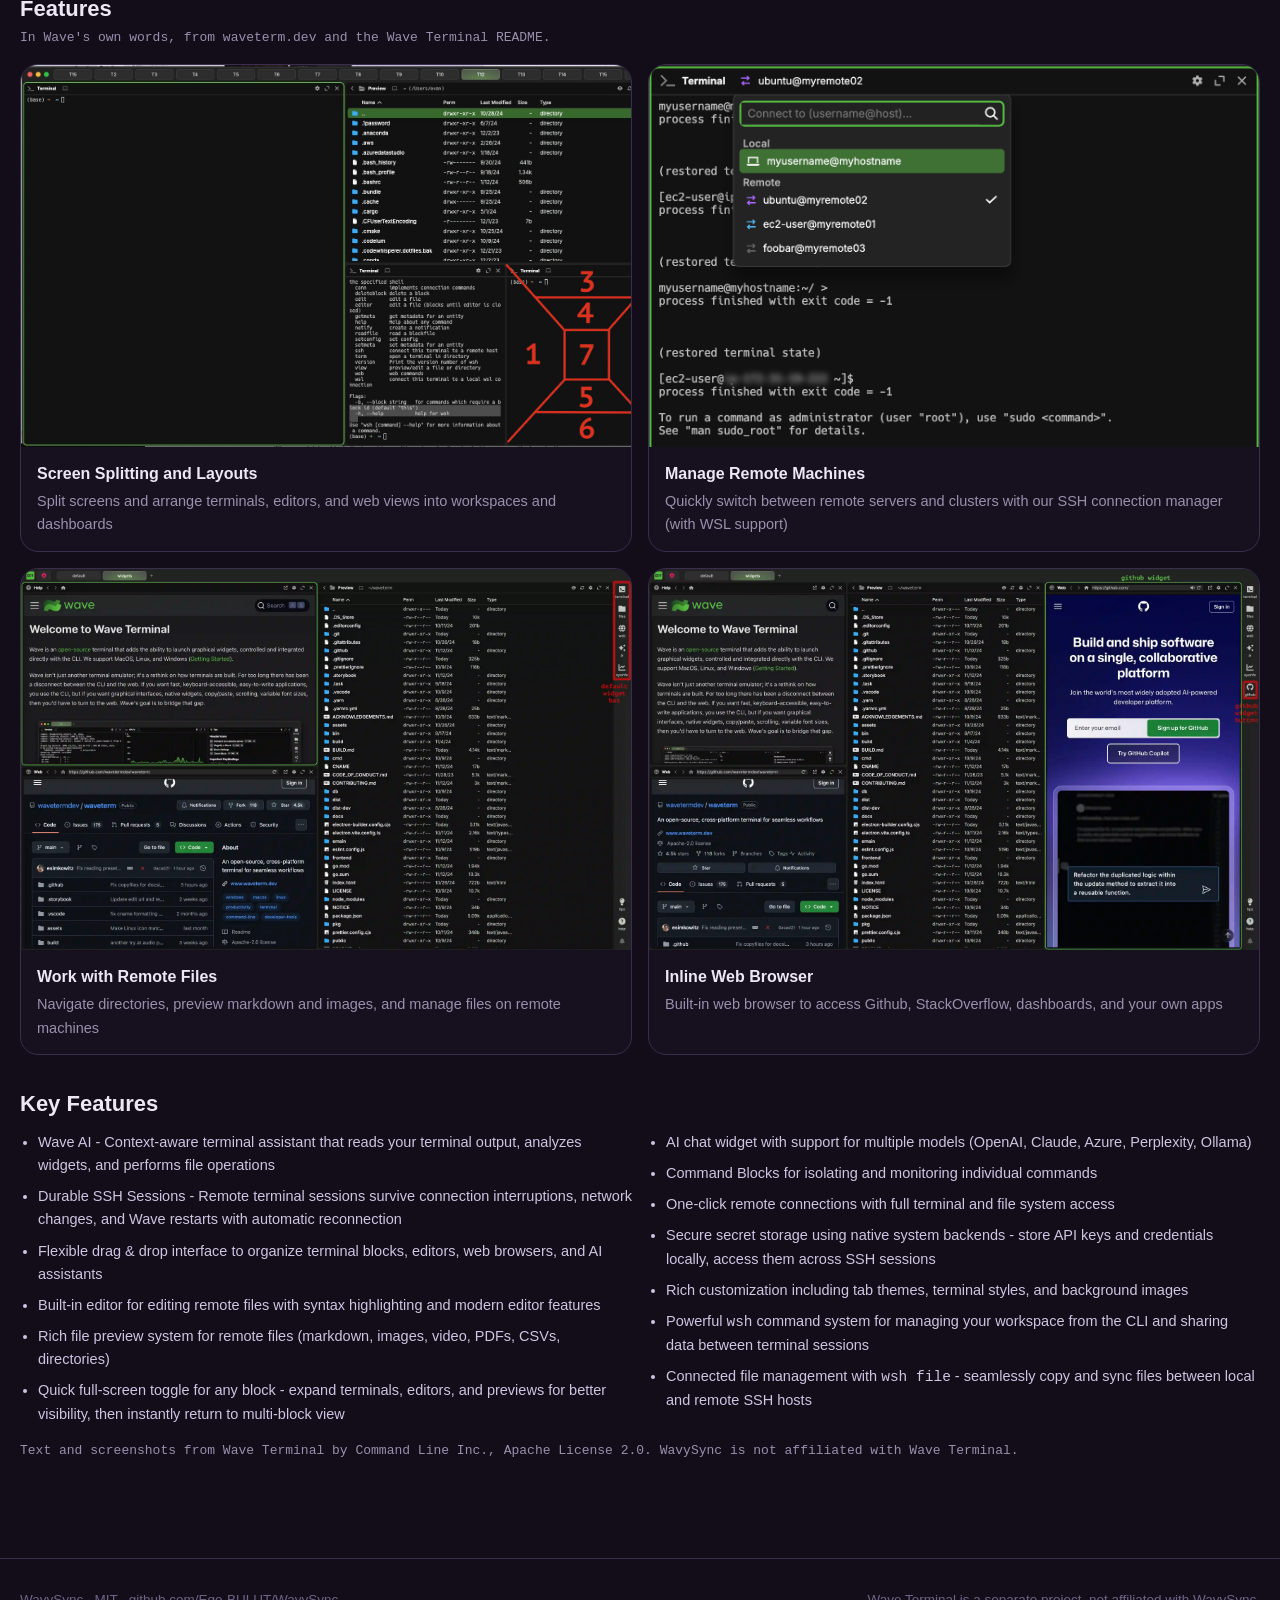
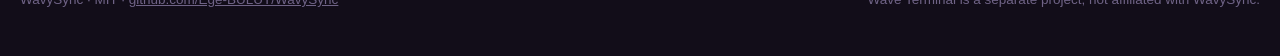
<file: site/waveterm/index.html>
<!doctype html>
<html lang="en">
<head>
<meta charset="utf-8">
<meta name="viewport" content="width=device-width, initial-scale=1">
<title>What is Wave Terminal (WaveTerm)? · WavySync</title>
<meta name="description" content="Wave Terminal in its own words: the open source, AI-integrated terminal for macOS, Linux and Windows, with its features, screenshots and latest release.">
<link rel="canonical" href="https://wavysync.vercel.app/waveterm/">
<meta name="google-site-verification" content="s66rd8O_x1saL6PLGpSpIPeHmGazHyTo27NTPkK-GJg">
<meta property="og:type" content="website">
<meta property="og:site_name" content="WavySync">
<meta property="og:url" content="https://wavysync.vercel.app/waveterm/">
<meta property="og:title" content="What is Wave Terminal (WaveTerm)? · WavySync">
<meta property="og:description" content="Wave Terminal in its own words: the open source, AI-integrated terminal for macOS, Linux and Windows, with its features, screenshots and latest release.">
<meta property="og:image" content="https://wavysync.vercel.app/og.png">
<meta property="og:image:width" content="1200">
<meta property="og:image:height" content="630">
<meta name="twitter:card" content="summary_large_image">
<meta name="twitter:title" content="What is Wave Terminal (WaveTerm)? · WavySync">
<meta name="twitter:description" content="Wave Terminal in its own words: the open source, AI-integrated terminal for macOS, Linux and Windows, with its features, screenshots and latest release.">
<meta name="twitter:image" content="https://wavysync.vercel.app/og.png">
<meta name="theme-color" content="#120d19">
<link rel="alternate" hreflang="en" href="https://wavysync.vercel.app/waveterm/">
<link rel="alternate" hreflang="tr" href="https://wavysync.vercel.app/tr/waveterm/">
<link rel="alternate" hreflang="x-default" href="https://wavysync.vercel.app/waveterm/">
<meta property="og:locale" content="en_US">
<link rel="icon" href="data:image/svg+xml,%3Csvg xmlns='http://www.w3.org/2000/svg' viewBox='0 0 32 32'%3E%3Crect width='32' height='32' rx='8' fill='%23120d19'/%3E%3Cpath d='M5 19c4-8 8-8 11-3s7 5 11-3' fill='none' stroke='%23ff3355' stroke-width='3.5' stroke-linecap='round'/%3E%3C/svg%3E">
<link rel="stylesheet" href="../site.css">
</head>
<body>

<nav>
  <div class="wrap">
    <a class="brand" href="../">Wavy<b>~</b>Sync <small>WYSY</small></a>
    <div class="links">
      <a href="../waveterm/" class="on" data-i="nav.wt">WaveTerm</a>
      <a href="../#how" class="opt" data-i="nav.how">How it works</a>
      <a href="../features/" data-i="nav.features">Features</a>
      <a href="../docs/" data-i="nav.docs">Docs</a>
      <a href="../changelog/" class="opt" data-i="nav.changelog">Changelog</a>
      <a href="../download/" data-i="nav.download">Download</a>
      <a href="https://github.com/Ege-BULUT/WavySync" class="opt">GitHub</a>
    </div>
    <a class="twin-nav to-macy" href="../macy/" title="MacySync, the twin app">Macy<b>~</b></a>
    <button class="btn lang" id="lang" aria-label="Language">TR</button>
  </div>
</nav>

<header class="page-head">
  <div class="wrap">
    <span class="caps" data-i="wt.k">Wave Terminal</span>
    <h1 data-i="wt.h">What is <em>WaveTerm</em>?</h1>
    <p class="sub" data-i="wt.p">WavySync keeps Wave Terminal the same on every computer. Here is what Wave is, in its own words.</p>
  </div>
</header>

<section>
  <div class="wrap">
  <blockquote class="src">
    <p>Wave is an open-source, AI-integrated terminal for macOS, Linux, and Windows. It works with any AI model. Bring your own API keys for OpenAI, Claude, or Gemini, or run local models via Ollama and LM Studio. No accounts required.</p>
    <p>Wave also supports durable SSH sessions that survive network interruptions and restarts, with automatic reconnection. Edit remote files with a built-in graphical editor and preview files inline without leaving the terminal.</p>
    <cite>Wave Terminal README · github.com/wavetermdev/waveterm</cite>
  </blockquote>
  <blockquote class="src">
    <p>Wave is an open-source terminal with superpowers, integrating file previews, file editing, AI, web browsing, and workspace organization.</p>
    <cite>waveterm.dev</cite>
  </blockquote>
  <div class="linkrow">
    <a class="btn red" href="https://github.com/wavetermdev/waveterm/releases/latest" data-i="wt.dl">Download the latest stable release</a>
    <a class="btn" href="https://www.waveterm.dev">waveterm.dev</a>
    <a class="btn" href="https://github.com/wavetermdev/waveterm">GitHub</a>
    <a class="btn" href="https://docs.waveterm.dev" data-i="wt.docs">Documentation</a>
  </div>
  <p class="rel"><span data-i="wt.latest">Latest stable release:</span> <a data-wave-rel href="https://github.com/wavetermdev/waveterm/releases/tag/v0.14.5">v0.14.5</a> · <span data-wave-date>2026-04-16</span> · macOS · Windows · Linux</p>
  <figure class="wt-shot"><img src="img/wave.webp" width="3680" height="2382" alt="Wave Terminal with terminals, a web view, file preview and Wave AI" loading="lazy"></figure>

  <h3 class="sec" data-i="wt.fh">Features</h3>
  <p class="rel" data-i="wt.note">In Wave's own words, from waveterm.dev and the Wave Terminal README.</p>
  <div class="wt-feats">
    <figure><img src="img/layouts.jpg" width="1633" height="935" alt="Screen Splitting and Layouts" loading="lazy"><figcaption><b>Screen Splitting and Layouts</b>Split screens and arrange terminals, editors, and web views into workspaces and dashboards</figcaption></figure>
    <figure><img src="img/connections.png" width="1316" height="1038" alt="Manage Remote Machines" loading="lazy"><figcaption><b>Manage Remote Machines</b>Quickly switch between remote servers and clusters with our SSH connection manager (with WSL support)</figcaption></figure>
    <figure><img src="img/files.webp" width="3456" height="2160" alt="Work with Remote Files" loading="lazy"><figcaption><b>Work with Remote Files</b>Navigate directories, preview markdown and images, and manage files on remote machines</figcaption></figure>
    <figure><img src="img/browser.webp" width="3456" height="2160" alt="Inline Web Browser" loading="lazy"><figcaption><b>Inline Web Browser</b>Built-in web browser to access Github, StackOverflow, dashboards, and your own apps</figcaption></figure>
  </div>

  <h3 class="sec" data-i="wt.kh">Key Features</h3>
  <ul class="keyf">
    <li>Wave AI - Context-aware terminal assistant that reads your terminal output, analyzes widgets, and performs file operations</li>
    <li>Durable SSH Sessions - Remote terminal sessions survive connection interruptions, network changes, and Wave restarts with automatic reconnection</li>
    <li>Flexible drag &amp; drop interface to organize terminal blocks, editors, web browsers, and AI assistants</li>
    <li>Built-in editor for editing remote files with syntax highlighting and modern editor features</li>
    <li>Rich file preview system for remote files (markdown, images, video, PDFs, CSVs, directories)</li>
    <li>Quick full-screen toggle for any block - expand terminals, editors, and previews for better visibility, then instantly return to multi-block view</li>
    <li>AI chat widget with support for multiple models (OpenAI, Claude, Azure, Perplexity, Ollama)</li>
    <li>Command Blocks for isolating and monitoring individual commands</li>
    <li>One-click remote connections with full terminal and file system access</li>
    <li>Secure secret storage using native system backends - store API keys and credentials locally, access them across SSH sessions</li>
    <li>Rich customization including tab themes, terminal styles, and background images</li>
    <li>Powerful <code>wsh</code> command system for managing your workspace from the CLI and sharing data between terminal sessions</li>
    <li>Connected file management with <code>wsh file</code> - seamlessly copy and sync files between local and remote SSH hosts</li>
  </ul>
  <p class="rel" data-i="wt.lic">Text and screenshots from Wave Terminal by Command Line Inc., Apache License 2.0. WavySync is not affiliated with Wave Terminal.</p>
  </div>
</section>

<footer>
  <div class="wrap">
    <span>WavySync · MIT · <a href="https://github.com/Ege-BULUT/WavySync">github.com/Ege-BULUT/WavySync</a></span>
    <span data-i="foot">Wave Terminal is a separate project, not affiliated with WavySync.</span>
  </div>
</footer>

<script src="../site.js"></script>
</body>
</html>
</file>
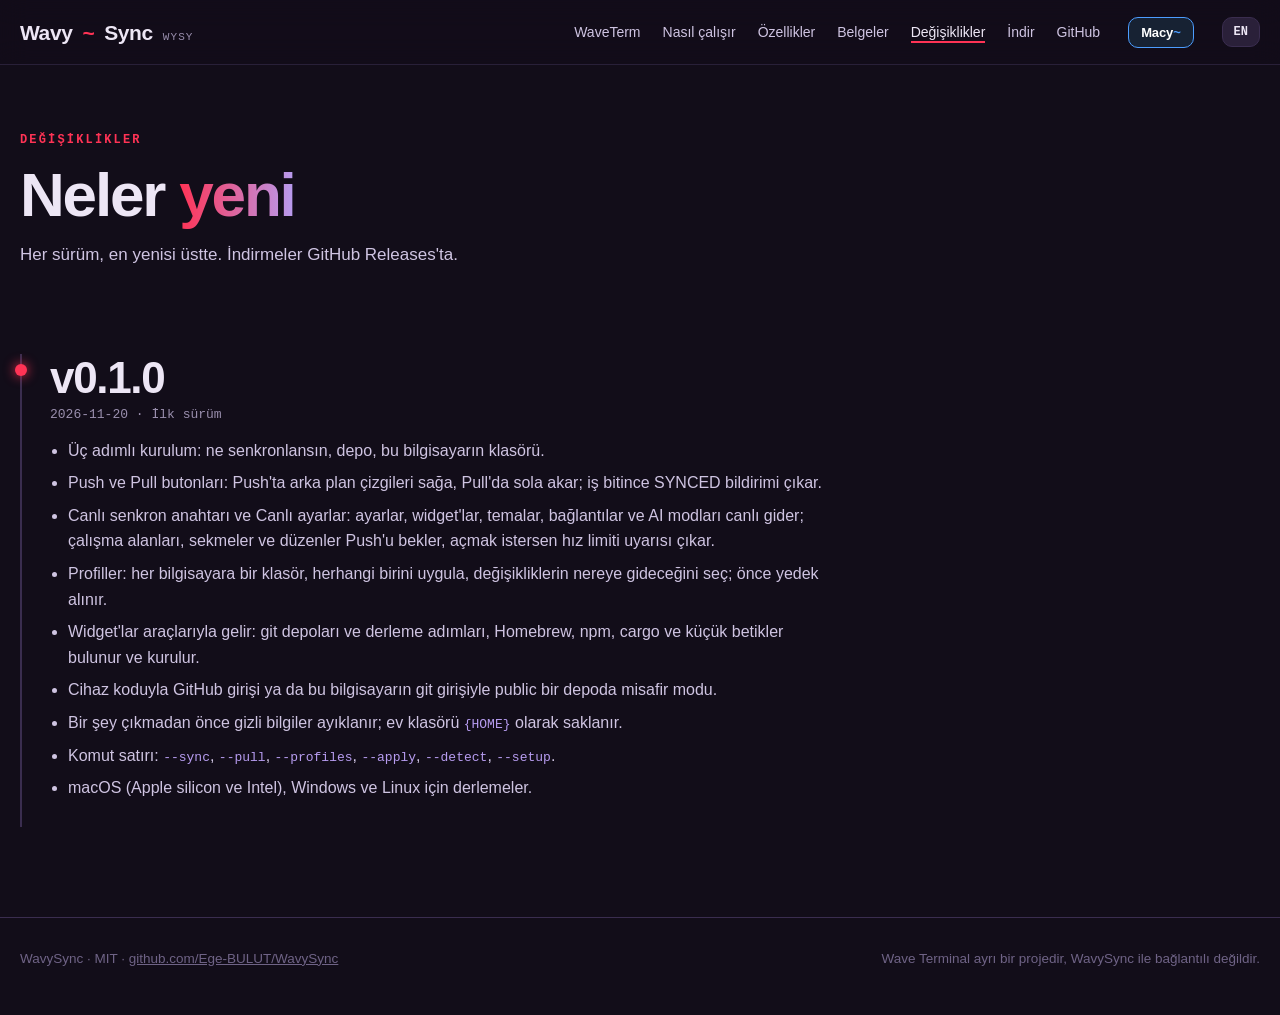
<file: site/tr/changelog/index.html>
<!doctype html>
<html lang="tr">
<head>
<meta charset="utf-8">
<meta name="viewport" content="width=device-width, initial-scale=1">
<title>Değişiklikler · WavySync</title>
<meta name="description" content="Her WavySync sürümü ve neyin değiştiği, en yenisi üstte.">
<link rel="canonical" href="https://wavysync.vercel.app/tr/changelog/">
<meta name="google-site-verification" content="s66rd8O_x1saL6PLGpSpIPeHmGazHyTo27NTPkK-GJg">
<meta property="og:type" content="website">
<meta property="og:site_name" content="WavySync">
<meta property="og:url" content="https://wavysync.vercel.app/tr/changelog/">
<meta property="og:title" content="Değişiklikler · WavySync">
<meta property="og:description" content="Her WavySync sürümü ve neyin değiştiği, en yenisi üstte.">
<meta property="og:image" content="https://wavysync.vercel.app/og.png">
<meta property="og:image:width" content="1200">
<meta property="og:image:height" content="630">
<meta name="twitter:card" content="summary_large_image">
<meta name="twitter:title" content="Değişiklikler · WavySync">
<meta name="twitter:description" content="Her WavySync sürümü ve neyin değiştiği, en yenisi üstte.">
<meta name="twitter:image" content="https://wavysync.vercel.app/og.png">
<meta name="theme-color" content="#120d19">
<link rel="alternate" hreflang="en" href="https://wavysync.vercel.app/changelog/">
<link rel="alternate" hreflang="tr" href="https://wavysync.vercel.app/tr/changelog/">
<link rel="alternate" hreflang="x-default" href="https://wavysync.vercel.app/changelog/">
<meta property="og:locale" content="tr_TR">
<link rel="icon" href="data:image/svg+xml,%3Csvg xmlns='http://www.w3.org/2000/svg' viewBox='0 0 32 32'%3E%3Crect width='32' height='32' rx='8' fill='%23120d19'/%3E%3Cpath d='M5 19c4-8 8-8 11-3s7 5 11-3' fill='none' stroke='%23ff3355' stroke-width='3.5' stroke-linecap='round'/%3E%3C/svg%3E">
<link rel="stylesheet" href="../../site.css">
</head>
<body>

<nav>
  <div class="wrap">
    <a class="brand" href="../">Wavy<b>~</b>Sync <small>WYSY</small></a>
    <div class="links">
      <a href="../waveterm/" data-i="nav.wt">WaveTerm</a>
      <a href="../#how" class="opt" data-i="nav.how">Nasıl çalışır</a>
      <a href="../features/" data-i="nav.features">Özellikler</a>
      <a href="../docs/" data-i="nav.docs">Belgeler</a>
      <a href="./" class="opt on" data-i="nav.changelog">Değişiklikler</a>
      <a href="../download/" data-i="nav.download">İndir</a>
      <a href="https://github.com/Ege-BULUT/WavySync" class="opt">GitHub</a>
    </div>
    <a class="twin-nav to-macy" href="../macy/" title="MacySync, the twin app">Macy<b>~</b></a>
    <button class="btn lang" id="lang" aria-label="Language">EN</button>
  </div>
</nav>

<header class="page-head">
  <div class="wrap">
    <span class="caps" data-i="cl.k">Değişiklikler</span>
    <h1 data-i="cl.h">Neler <em>yeni</em></h1>
    <p class="sub" data-i="cl.p">Her sürüm, en yenisi üstte. İndirmeler GitHub Releases'ta.</p>
  </div>
</header>

<section>
  <div class="wrap">
    <div class="release reveal">
      <h2><a href="https://github.com/Ege-BULUT/WavySync/releases/tag/v0.1.0" style="text-decoration:none">v0.1.0</a></h2>
      <div class="date">2026-11-20 · <span data-i="cl.first">İlk sürüm</span></div>
      <ul data-l="tr">
        <li>Üç adımlı kurulum: ne senkronlansın, depo, bu bilgisayarın klasörü.</li>
        <li>Push ve Pull butonları: Push'ta arka plan çizgileri sağa, Pull'da sola akar; iş bitince SYNCED bildirimi çıkar.</li>
        <li>Canlı senkron anahtarı ve Canlı ayarlar: ayarlar, widget'lar, temalar, bağlantılar ve AI modları canlı gider; çalışma alanları, sekmeler ve düzenler Push'u bekler, açmak istersen hız limiti uyarısı çıkar.</li>
        <li>Profiller: her bilgisayara bir klasör, herhangi birini uygula, değişikliklerin nereye gideceğini seç; önce yedek alınır.</li>
        <li>Widget'lar araçlarıyla gelir: git depoları ve derleme adımları, Homebrew, npm, cargo ve küçük betikler bulunur ve kurulur.</li>
        <li>Cihaz koduyla GitHub girişi ya da bu bilgisayarın git girişiyle public bir depoda misafir modu.</li>
        <li>Bir şey çıkmadan önce gizli bilgiler ayıklanır; ev klasörü <code>{HOME}</code> olarak saklanır.</li>
        <li>Komut satırı: <code>--sync</code>, <code>--pull</code>, <code>--profiles</code>, <code>--apply</code>, <code>--detect</code>, <code>--setup</code>.</li>
        <li>macOS (Apple silicon ve Intel), Windows ve Linux için derlemeler.</li>
      </ul>
    </div>
  </div>
</section>

<footer>
  <div class="wrap">
    <span>WavySync · MIT · <a href="https://github.com/Ege-BULUT/WavySync">github.com/Ege-BULUT/WavySync</a></span>
    <span data-i="foot">Wave Terminal ayrı bir projedir, WavySync ile bağlantılı değildir.</span>
  </div>
</footer>

<script src="../../site.js"></script>
</body>
</html>
</file>
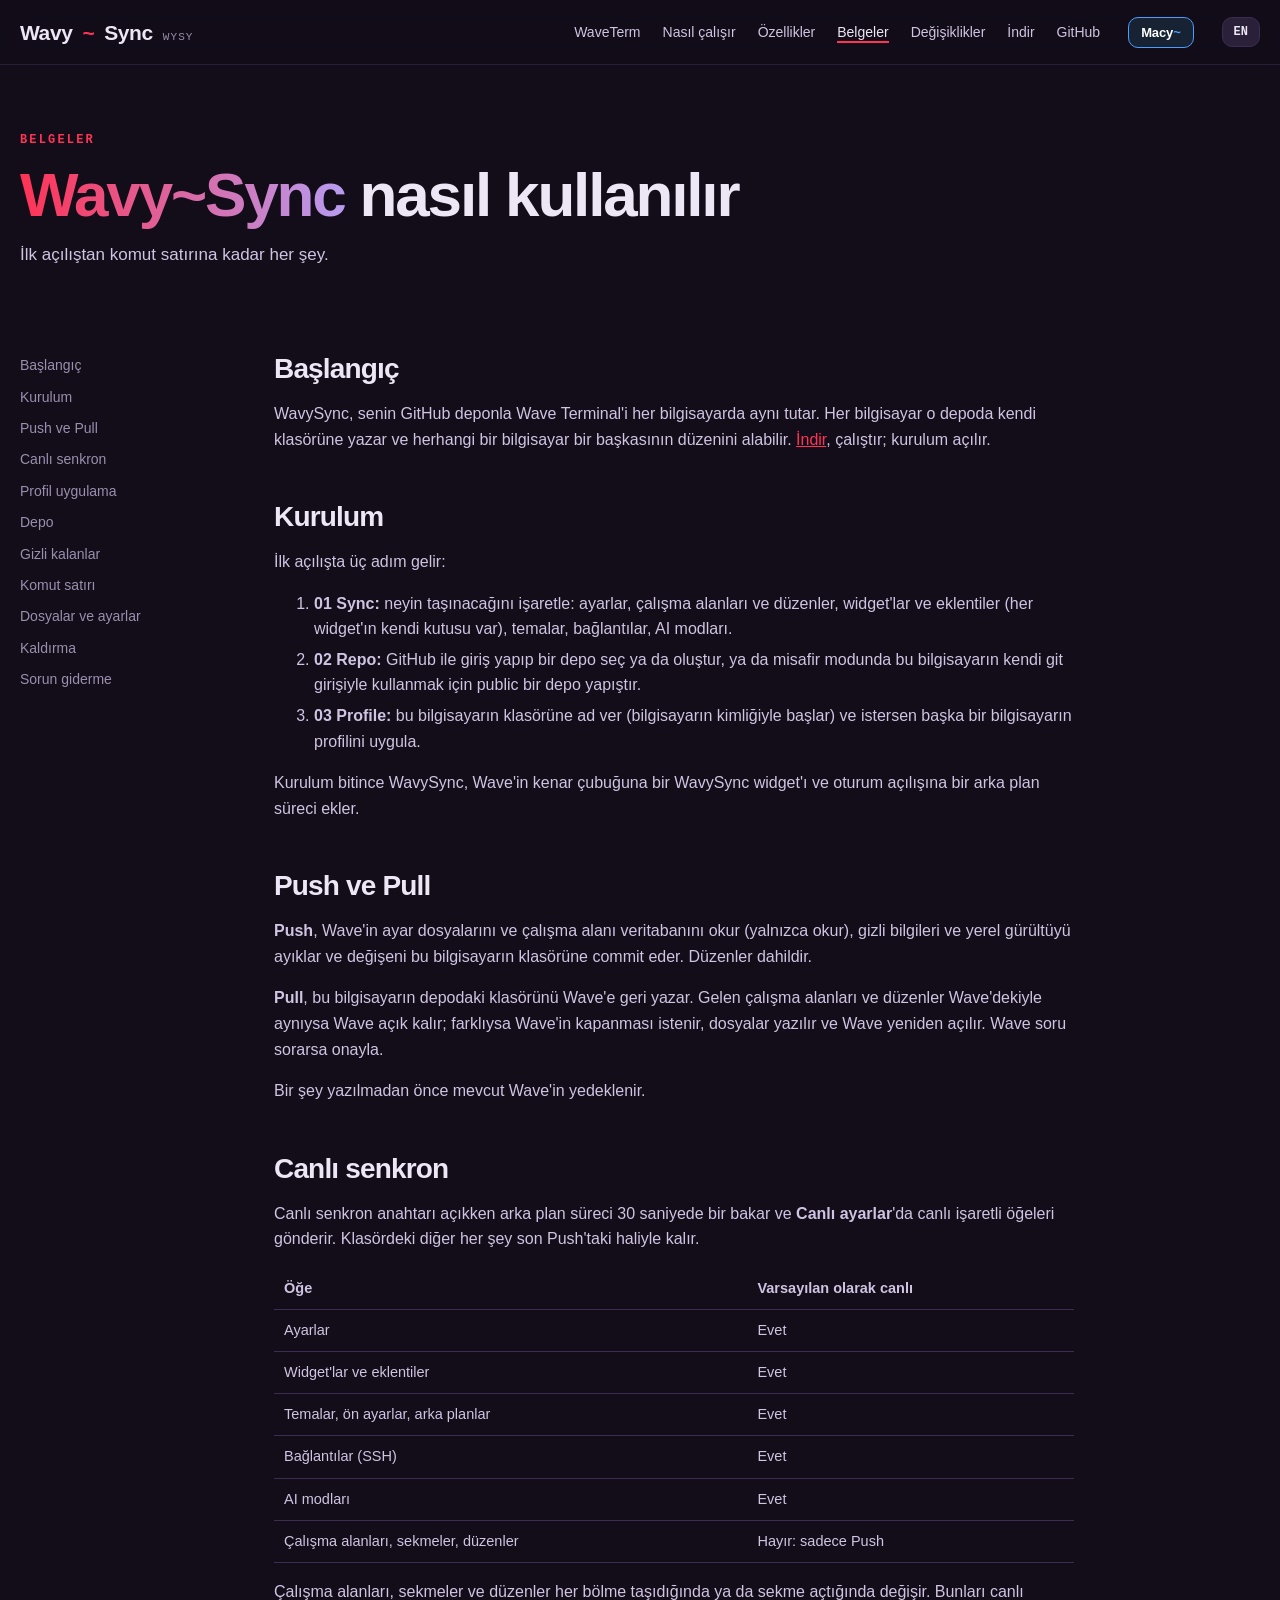
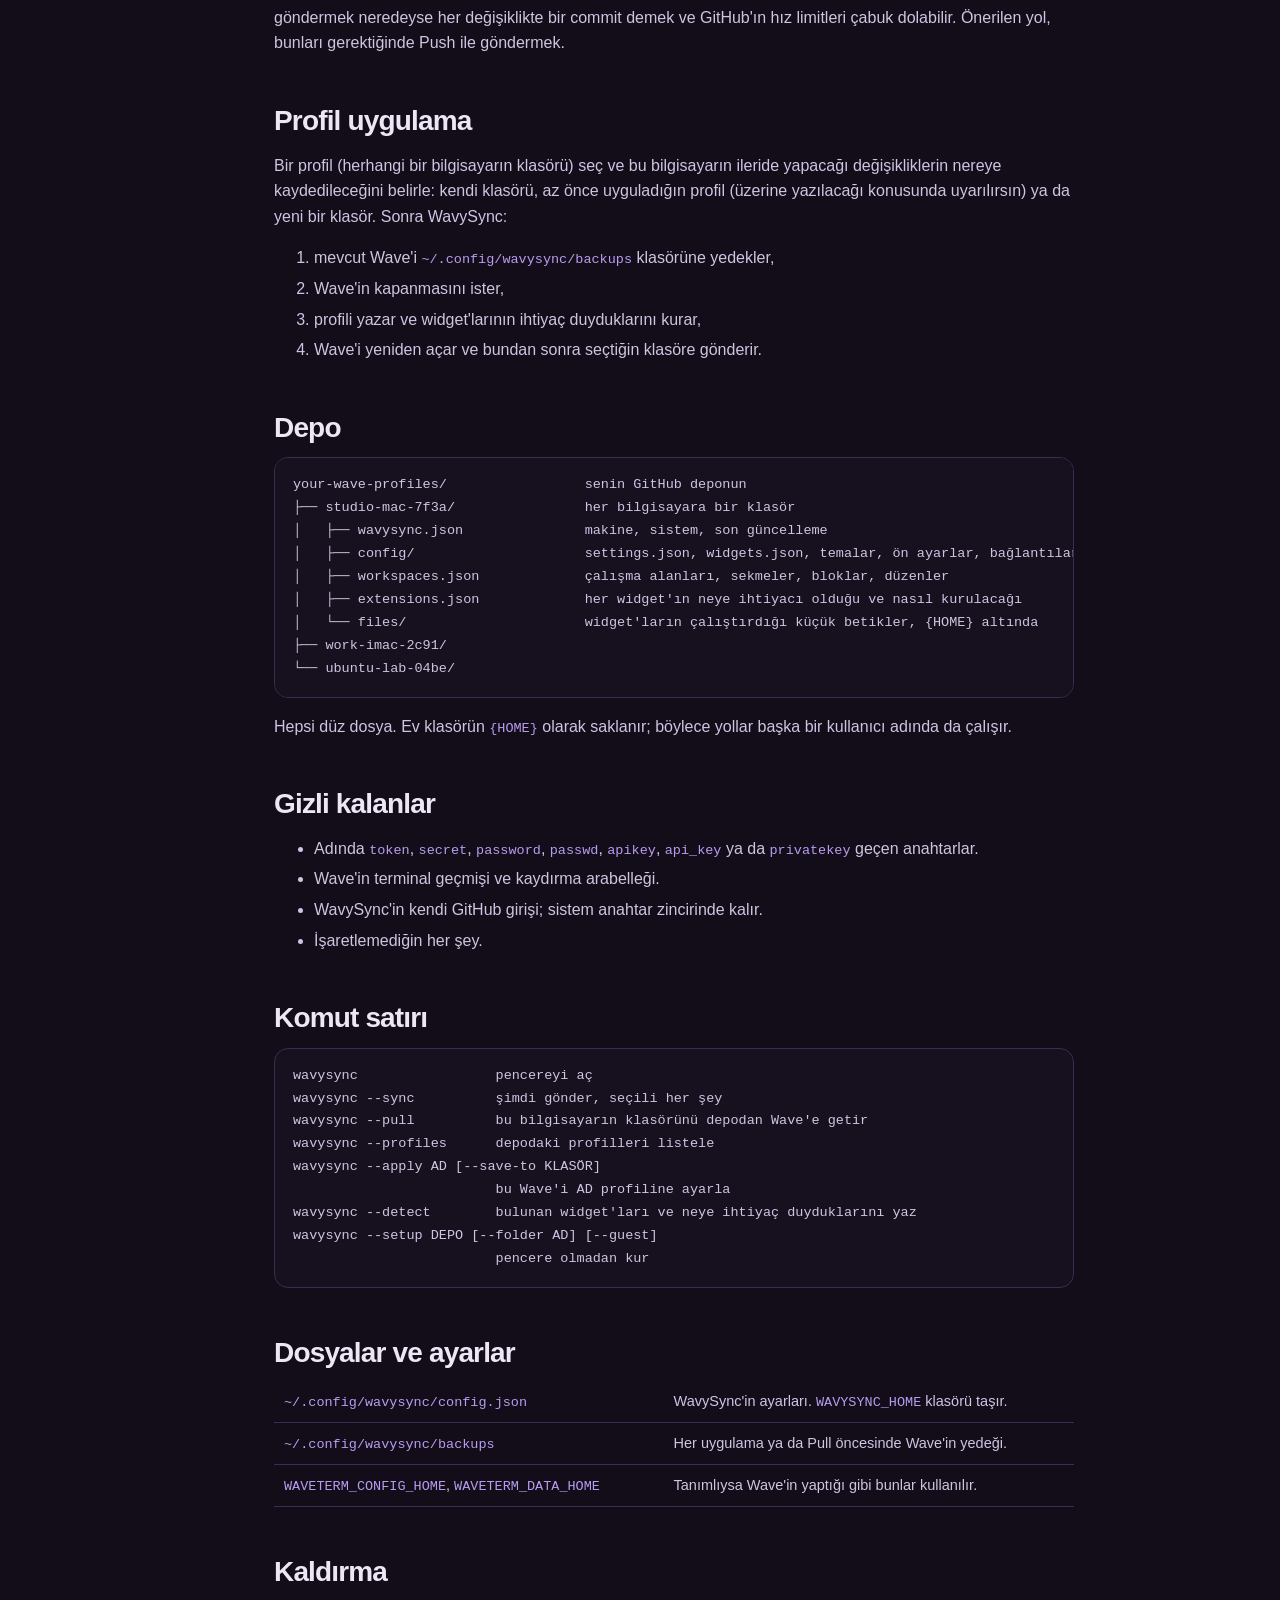
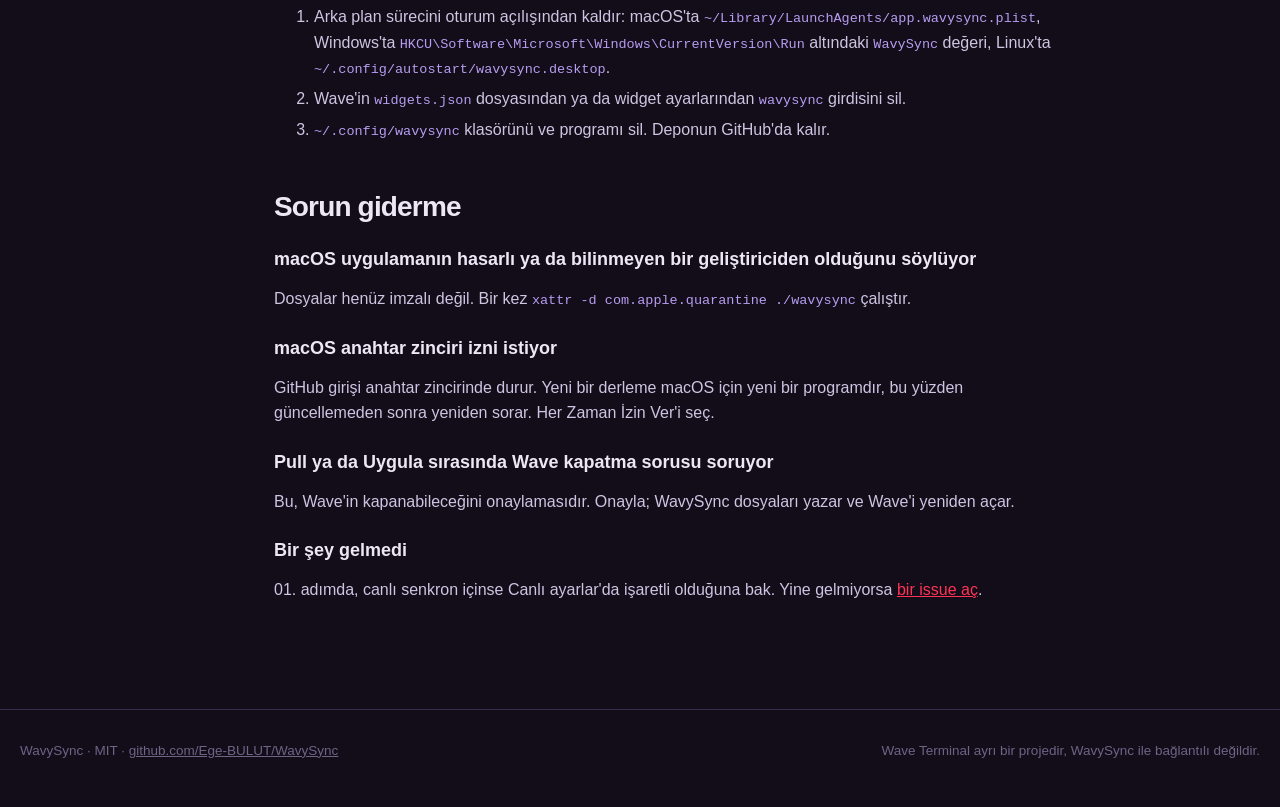
<file: site/tr/docs/index.html>
<!doctype html>
<html lang="tr">
<head>
<meta charset="utf-8">
<meta name="viewport" content="width=device-width, initial-scale=1">
<title>Belgeler: WavySync ile Wave Terminal nasıl senkronlanır</title>
<meta name="description" content="WavySync'i kur, Wave Terminal düzenini Push ve Pull ile taşı, canlı senkronu kullan, profil uygula, depo yapısını ve komut satırını öğren.">
<link rel="canonical" href="https://wavysync.vercel.app/tr/docs/">
<meta name="google-site-verification" content="s66rd8O_x1saL6PLGpSpIPeHmGazHyTo27NTPkK-GJg">
<meta property="og:type" content="website">
<meta property="og:site_name" content="WavySync">
<meta property="og:url" content="https://wavysync.vercel.app/tr/docs/">
<meta property="og:title" content="Belgeler: WavySync ile Wave Terminal nasıl senkronlanır">
<meta property="og:description" content="WavySync'i kur, Wave Terminal düzenini Push ve Pull ile taşı, canlı senkronu kullan, profil uygula, depo yapısını ve komut satırını öğren.">
<meta property="og:image" content="https://wavysync.vercel.app/og.png">
<meta property="og:image:width" content="1200">
<meta property="og:image:height" content="630">
<meta name="twitter:card" content="summary_large_image">
<meta name="twitter:title" content="Belgeler: WavySync ile Wave Terminal nasıl senkronlanır">
<meta name="twitter:description" content="WavySync'i kur, Wave Terminal düzenini Push ve Pull ile taşı, canlı senkronu kullan, profil uygula, depo yapısını ve komut satırını öğren.">
<meta name="twitter:image" content="https://wavysync.vercel.app/og.png">
<meta name="theme-color" content="#120d19">
<link rel="alternate" hreflang="en" href="https://wavysync.vercel.app/docs/">
<link rel="alternate" hreflang="tr" href="https://wavysync.vercel.app/tr/docs/">
<link rel="alternate" hreflang="x-default" href="https://wavysync.vercel.app/docs/">
<meta property="og:locale" content="tr_TR">
<link rel="icon" href="data:image/svg+xml,%3Csvg xmlns='http://www.w3.org/2000/svg' viewBox='0 0 32 32'%3E%3Crect width='32' height='32' rx='8' fill='%23120d19'/%3E%3Cpath d='M5 19c4-8 8-8 11-3s7 5 11-3' fill='none' stroke='%23ff3355' stroke-width='3.5' stroke-linecap='round'/%3E%3C/svg%3E">
<link rel="stylesheet" href="../../site.css">
</head>
<body>

<nav>
  <div class="wrap">
    <a class="brand" href="../">Wavy<b>~</b>Sync <small>WYSY</small></a>
    <div class="links">
      <a href="../waveterm/" data-i="nav.wt">WaveTerm</a>
      <a href="../#how" class="opt" data-i="nav.how">Nasıl çalışır</a>
      <a href="../features/" data-i="nav.features">Özellikler</a>
      <a href="./" class="on" data-i="nav.docs">Belgeler</a>
      <a href="../changelog/" class="opt" data-i="nav.changelog">Değişiklikler</a>
      <a href="../download/" data-i="nav.download">İndir</a>
      <a href="https://github.com/Ege-BULUT/WavySync" class="opt">GitHub</a>
    </div>
    <a class="twin-nav to-macy" href="../macy/" title="MacySync, the twin app">Macy<b>~</b></a>
    <button class="btn lang" id="lang" aria-label="Language">EN</button>
  </div>
</nav>

<header class="page-head">
  <div class="wrap">
    <span class="caps" data-i="docs.k">Belgeler</span>
    <h1 data-i="docs.h"><em>Wavy~Sync</em> nasıl kullanılır</h1>
    <p class="sub" data-i="docs.p">İlk açılıştan komut satırına kadar her şey.</p>
  </div>
</header>

<section>
  <div class="wrap doc">
    <div class="toc">
      <div class="toc-list" data-l="tr">
      <a href="#start-tr">Başlangıç</a>
      <a href="#setup-tr">Kurulum</a>
      <a href="#push-pull-tr">Push ve Pull</a>
      <a href="#live-tr">Canlı senkron</a>
      <a href="#apply-tr">Profil uygulama</a>
      <a href="#repo-tr">Depo</a>
      <a href="#private-tr">Gizli kalanlar</a>
      <a href="#cli-tr">Komut satırı</a>
      <a href="#files-tr">Dosyalar ve ayarlar</a>
      <a href="#remove-tr">Kaldırma</a>
      <a href="#trouble-tr">Sorun giderme</a>
      </div>
    </div>
    <div class="prose">
      <div data-l="tr">
        <h2 id="start-tr">Başlangıç</h2>
        <p>WavySync, senin GitHub deponla Wave Terminal'i her bilgisayarda aynı tutar. Her bilgisayar o depoda kendi klasörüne yazar ve herhangi bir bilgisayar bir başkasının düzenini alabilir. <a href="../download/">İndir</a>, çalıştır; kurulum açılır.</p>

        <h2 id="setup-tr">Kurulum</h2>
        <p>İlk açılışta üç adım gelir:</p>
        <ol>
          <li><b>01 Sync:</b> neyin taşınacağını işaretle: ayarlar, çalışma alanları ve düzenler, widget'lar ve eklentiler (her widget'ın kendi kutusu var), temalar, bağlantılar, AI modları.</li>
          <li><b>02 Repo:</b> GitHub ile giriş yapıp bir depo seç ya da oluştur, ya da misafir modunda bu bilgisayarın kendi git girişiyle kullanmak için public bir depo yapıştır.</li>
          <li><b>03 Profile:</b> bu bilgisayarın klasörüne ad ver (bilgisayarın kimliğiyle başlar) ve istersen başka bir bilgisayarın profilini uygula.</li>
        </ol>
        <p>Kurulum bitince WavySync, Wave'in kenar çubuğuna bir WavySync widget'ı ve oturum açılışına bir arka plan süreci ekler.</p>

        <h2 id="push-pull-tr">Push ve Pull</h2>
        <p><b>Push</b>, Wave'in ayar dosyalarını ve çalışma alanı veritabanını okur (yalnızca okur), gizli bilgileri ve yerel gürültüyü ayıklar ve değişeni bu bilgisayarın klasörüne commit eder. Düzenler dahildir.</p>
        <p><b>Pull</b>, bu bilgisayarın depodaki klasörünü Wave'e geri yazar. Gelen çalışma alanları ve düzenler Wave'dekiyle aynıysa Wave açık kalır; farklıysa Wave'in kapanması istenir, dosyalar yazılır ve Wave yeniden açılır. Wave soru sorarsa onayla.</p>
        <p>Bir şey yazılmadan önce mevcut Wave'in yedeklenir.</p>

        <h2 id="live-tr">Canlı senkron</h2>
        <p>Canlı senkron anahtarı açıkken arka plan süreci 30 saniyede bir bakar ve <b>Canlı ayarlar</b>'da canlı işaretli öğeleri gönderir. Klasördeki diğer her şey son Push'taki haliyle kalır.</p>
        <table>
          <tr><th>Öğe</th><th>Varsayılan olarak canlı</th></tr>
          <tr><td>Ayarlar</td><td>Evet</td></tr>
          <tr><td>Widget'lar ve eklentiler</td><td>Evet</td></tr>
          <tr><td>Temalar, ön ayarlar, arka planlar</td><td>Evet</td></tr>
          <tr><td>Bağlantılar (SSH)</td><td>Evet</td></tr>
          <tr><td>AI modları</td><td>Evet</td></tr>
          <tr><td>Çalışma alanları, sekmeler, düzenler</td><td>Hayır: sadece Push</td></tr>
        </table>
        <p>Çalışma alanları, sekmeler ve düzenler her bölme taşıdığında ya da sekme açtığında değişir. Bunları canlı göndermek neredeyse her değişiklikte bir commit demek ve GitHub'ın hız limitleri çabuk dolabilir. Önerilen yol, bunları gerektiğinde Push ile göndermek.</p>

        <h2 id="apply-tr">Profil uygulama</h2>
        <p>Bir profil (herhangi bir bilgisayarın klasörü) seç ve bu bilgisayarın ileride yapacağı değişikliklerin nereye kaydedileceğini belirle: kendi klasörü, az önce uyguladığın profil (üzerine yazılacağı konusunda uyarılırsın) ya da yeni bir klasör. Sonra WavySync:</p>
        <ol>
          <li>mevcut Wave'i <code>~/.config/wavysync/backups</code> klasörüne yedekler,</li>
          <li>Wave'in kapanmasını ister,</li>
          <li>profili yazar ve widget'larının ihtiyaç duyduklarını kurar,</li>
          <li>Wave'i yeniden açar ve bundan sonra seçtiğin klasöre gönderir.</li>
        </ol>

        <h2 id="repo-tr">Depo</h2>
<pre><code>your-wave-profiles/                 senin GitHub deponun
├── studio-mac-7f3a/                her bilgisayara bir klasör
│   ├── wavysync.json               makine, sistem, son güncelleme
│   ├── config/                     settings.json, widgets.json, temalar, ön ayarlar, bağlantılar
│   ├── workspaces.json             çalışma alanları, sekmeler, bloklar, düzenler
│   ├── extensions.json             her widget'ın neye ihtiyacı olduğu ve nasıl kurulacağı
│   └── files/                      widget'ların çalıştırdığı küçük betikler, {HOME} altında
├── work-imac-2c91/
└── ubuntu-lab-04be/</code></pre>
        <p>Hepsi düz dosya. Ev klasörün <code>{HOME}</code> olarak saklanır; böylece yollar başka bir kullanıcı adında da çalışır.</p>

        <h2 id="private-tr">Gizli kalanlar</h2>
        <ul>
          <li>Adında <code>token</code>, <code>secret</code>, <code>password</code>, <code>passwd</code>, <code>apikey</code>, <code>api_key</code> ya da <code>privatekey</code> geçen anahtarlar.</li>
          <li>Wave'in terminal geçmişi ve kaydırma arabelleği.</li>
          <li>WavySync'in kendi GitHub girişi; sistem anahtar zincirinde kalır.</li>
          <li>İşaretlemediğin her şey.</li>
        </ul>

        <h2 id="cli-tr">Komut satırı</h2>
<pre><code>wavysync                 pencereyi aç
wavysync --sync          şimdi gönder, seçili her şey
wavysync --pull          bu bilgisayarın klasörünü depodan Wave'e getir
wavysync --profiles      depodaki profilleri listele
wavysync --apply AD [--save-to KLASÖR]
                         bu Wave'i AD profiline ayarla
wavysync --detect        bulunan widget'ları ve neye ihtiyaç duyduklarını yaz
wavysync --setup DEPO [--folder AD] [--guest]
                         pencere olmadan kur</code></pre>

        <h2 id="files-tr">Dosyalar ve ayarlar</h2>
        <table>
          <tr><td><code>~/.config/wavysync/config.json</code></td><td>WavySync'in ayarları. <code>WAVYSYNC_HOME</code> klasörü taşır.</td></tr>
          <tr><td><code>~/.config/wavysync/backups</code></td><td>Her uygulama ya da Pull öncesinde Wave'in yedeği.</td></tr>
          <tr><td><code>WAVETERM_CONFIG_HOME</code>, <code>WAVETERM_DATA_HOME</code></td><td>Tanımlıysa Wave'in yaptığı gibi bunlar kullanılır.</td></tr>
        </table>

        <h2 id="remove-tr">Kaldırma</h2>
        <ol>
          <li>Arka plan sürecini oturum açılışından kaldır: macOS'ta <code>~/Library/LaunchAgents/app.wavysync.plist</code>, Windows'ta <code>HKCU\Software\Microsoft\Windows\CurrentVersion\Run</code> altındaki <code>WavySync</code> değeri, Linux'ta <code>~/.config/autostart/wavysync.desktop</code>.</li>
          <li>Wave'in <code>widgets.json</code> dosyasından ya da widget ayarlarından <code>wavysync</code> girdisini sil.</li>
          <li><code>~/.config/wavysync</code> klasörünü ve programı sil. Deponun GitHub'da kalır.</li>
        </ol>

        <h2 id="trouble-tr">Sorun giderme</h2>
        <h3>macOS uygulamanın hasarlı ya da bilinmeyen bir geliştiriciden olduğunu söylüyor</h3>
        <p>Dosyalar henüz imzalı değil. Bir kez <code>xattr -d com.apple.quarantine ./wavysync</code> çalıştır.</p>
        <h3>macOS anahtar zinciri izni istiyor</h3>
        <p>GitHub girişi anahtar zincirinde durur. Yeni bir derleme macOS için yeni bir programdır, bu yüzden güncellemeden sonra yeniden sorar. Her Zaman İzin Ver'i seç.</p>
        <h3>Pull ya da Uygula sırasında Wave kapatma sorusu soruyor</h3>
        <p>Bu, Wave'in kapanabileceğini onaylamasıdır. Onayla; WavySync dosyaları yazar ve Wave'i yeniden açar.</p>
        <h3>Bir şey gelmedi</h3>
        <p>01. adımda, canlı senkron içinse Canlı ayarlar'da işaretli olduğuna bak. Yine gelmiyorsa <a href="https://github.com/Ege-BULUT/WavySync/issues">bir issue aç</a>.</p>
      </div>
    </div>
  </div>
</section>

<footer>
  <div class="wrap">
    <span>WavySync · MIT · <a href="https://github.com/Ege-BULUT/WavySync">github.com/Ege-BULUT/WavySync</a></span>
    <span data-i="foot">Wave Terminal ayrı bir projedir, WavySync ile bağlantılı değildir.</span>
  </div>
</footer>

<script src="../../site.js"></script>
</body>
</html>
</file>
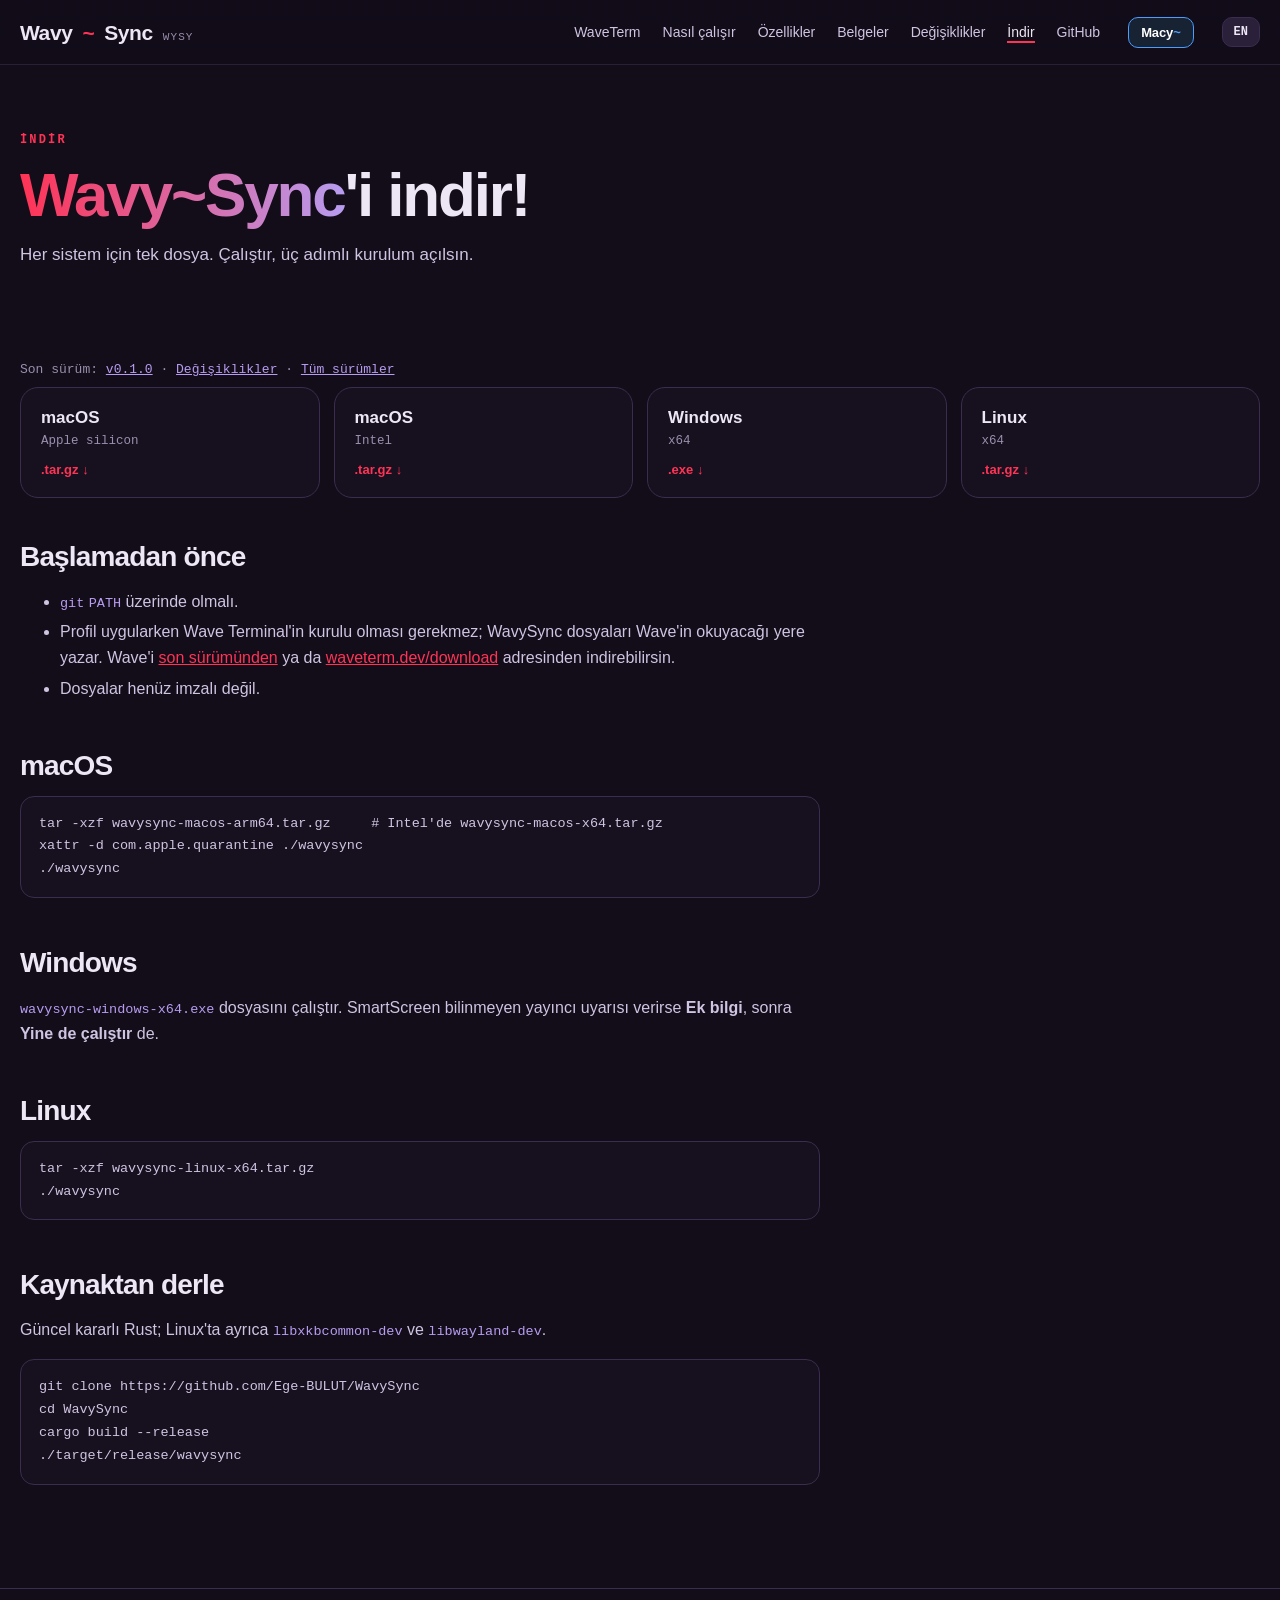
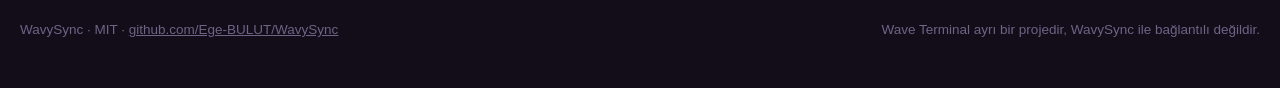
<file: site/tr/download/index.html>
<!doctype html>
<html lang="tr">
<head>
<meta charset="utf-8">
<meta name="viewport" content="width=device-width, initial-scale=1">
<title>WavySync'i indir: macOS, Windows ve Linux</title>
<meta name="description" content="Açık kaynak Wave Terminal senkron uygulaması WavySync'i macOS (Apple silicon ve Intel), Windows ve Linux için indir ya da kaynaktan derle.">
<link rel="canonical" href="https://wavysync.vercel.app/tr/download/">
<meta name="google-site-verification" content="s66rd8O_x1saL6PLGpSpIPeHmGazHyTo27NTPkK-GJg">
<meta property="og:type" content="website">
<meta property="og:site_name" content="WavySync">
<meta property="og:url" content="https://wavysync.vercel.app/tr/download/">
<meta property="og:title" content="WavySync'i indir: macOS, Windows ve Linux">
<meta property="og:description" content="Açık kaynak Wave Terminal senkron uygulaması WavySync'i macOS (Apple silicon ve Intel), Windows ve Linux için indir ya da kaynaktan derle.">
<meta property="og:image" content="https://wavysync.vercel.app/og.png">
<meta property="og:image:width" content="1200">
<meta property="og:image:height" content="630">
<meta name="twitter:card" content="summary_large_image">
<meta name="twitter:title" content="WavySync'i indir: macOS, Windows ve Linux">
<meta name="twitter:description" content="Açık kaynak Wave Terminal senkron uygulaması WavySync'i macOS (Apple silicon ve Intel), Windows ve Linux için indir ya da kaynaktan derle.">
<meta name="twitter:image" content="https://wavysync.vercel.app/og.png">
<meta name="theme-color" content="#120d19">
<script type="application/ld+json">{"@context": "https://schema.org", "@type": "SoftwareApplication", "name": "WavySync", "applicationCategory": "DeveloperApplication", "operatingSystem": "macOS, Windows, Linux", "url": "https://wavysync.vercel.app/", "downloadUrl": "https://github.com/Ege-BULUT/WavySync/releases/latest", "softwareVersion": "0.1.0", "license": "https://opensource.org/licenses/MIT", "image": "https://wavysync.vercel.app/og.png", "description": "WavySync syncs Wave Terminal across macOS, Windows and Linux: settings, workspaces, tabs, layouts, widgets and the tools behind them, through a GitHub repo you own. Free and open source.", "author": {"@type": "Person", "name": "Ege BULUT", "url": "https://github.com/Ege-BULUT"}, "offers": {"@type": "Offer", "price": "0", "priceCurrency": "USD"}, "codeRepository": "https://github.com/Ege-BULUT/WavySync"}</script>
<link rel="alternate" hreflang="en" href="https://wavysync.vercel.app/download/">
<link rel="alternate" hreflang="tr" href="https://wavysync.vercel.app/tr/download/">
<link rel="alternate" hreflang="x-default" href="https://wavysync.vercel.app/download/">
<meta property="og:locale" content="tr_TR">
<link rel="icon" href="data:image/svg+xml,%3Csvg xmlns='http://www.w3.org/2000/svg' viewBox='0 0 32 32'%3E%3Crect width='32' height='32' rx='8' fill='%23120d19'/%3E%3Cpath d='M5 19c4-8 8-8 11-3s7 5 11-3' fill='none' stroke='%23ff3355' stroke-width='3.5' stroke-linecap='round'/%3E%3C/svg%3E">
<link rel="stylesheet" href="../../site.css">
</head>
<body>

<nav>
  <div class="wrap">
    <a class="brand" href="../">Wavy<b>~</b>Sync <small>WYSY</small></a>
    <div class="links">
      <a href="../waveterm/" data-i="nav.wt">WaveTerm</a>
      <a href="../#how" class="opt" data-i="nav.how">Nasıl çalışır</a>
      <a href="../features/" data-i="nav.features">Özellikler</a>
      <a href="../docs/" data-i="nav.docs">Belgeler</a>
      <a href="../changelog/" class="opt" data-i="nav.changelog">Değişiklikler</a>
      <a href="./" class="on" data-i="nav.download">İndir</a>
      <a href="https://github.com/Ege-BULUT/WavySync" class="opt">GitHub</a>
    </div>
    <a class="twin-nav to-macy" href="../macy/" title="MacySync, the twin app">Macy<b>~</b></a>
    <button class="btn lang" id="lang" aria-label="Language">EN</button>
  </div>
</nav>

<header class="page-head">
  <div class="wrap">
    <span class="caps" data-i="dl.k">İndir</span>
    <h1 data-i="dl.h"><em>Wavy~Sync</em>'i indir!</h1>
    <p class="sub" data-i="dp.p">Her sistem için tek dosya. Çalıştır, üç adımlı kurulum açılsın.</p>
  </div>
</header>

<section>
  <div class="wrap">
    <p class="rel"><span data-i="dp.ver">Son sürüm:</span> <a data-ws-rel href="https://github.com/Ege-BULUT/WavySync/releases/tag/v0.1.0">v0.1.0</a> · <a href="../changelog/" data-i="nav.changelog">Değişiklikler</a> · <a href="https://github.com/Ege-BULUT/WavySync/releases" data-i="dp.all">Tüm sürümler</a></p>
    <div class="dl">
      <a class="os" href="https://github.com/Ege-BULUT/WavySync/releases/latest/download/wavysync-macos-arm64.tar.gz"><b>macOS</b><span>Apple silicon</span><i>.tar.gz ↓</i></a>
      <a class="os" href="https://github.com/Ege-BULUT/WavySync/releases/latest/download/wavysync-macos-x64.tar.gz"><b>macOS</b><span>Intel</span><i>.tar.gz ↓</i></a>
      <a class="os" href="https://github.com/Ege-BULUT/WavySync/releases/latest/download/wavysync-windows-x64.exe"><b>Windows</b><span>x64</span><i>.exe ↓</i></a>
      <a class="os" href="https://github.com/Ege-BULUT/WavySync/releases/latest/download/wavysync-linux-x64.tar.gz"><b>Linux</b><span>x64</span><i>.tar.gz ↓</i></a>
    </div>
    <div class="prose" style="margin-top:44px">
      <div data-l="tr">
        <h2>Başlamadan önce</h2>
        <ul>
          <li><code>git</code> <code>PATH</code> üzerinde olmalı.</li>
          <li>Profil uygularken Wave Terminal'in kurulu olması gerekmez; WavySync dosyaları Wave'in okuyacağı yere yazar. Wave'i <a href="https://github.com/wavetermdev/waveterm/releases/latest">son sürümünden</a> ya da <a href="https://www.waveterm.dev/download">waveterm.dev/download</a> adresinden indirebilirsin.</li>
          <li>Dosyalar henüz imzalı değil.</li>
        </ul>
        <h2>macOS</h2>
        <pre><code>tar -xzf wavysync-macos-arm64.tar.gz     # Intel'de wavysync-macos-x64.tar.gz
xattr -d com.apple.quarantine ./wavysync
./wavysync</code></pre>
        <h2>Windows</h2>
        <p><code>wavysync-windows-x64.exe</code> dosyasını çalıştır. SmartScreen bilinmeyen yayıncı uyarısı verirse <b>Ek bilgi</b>, sonra <b>Yine de çalıştır</b> de.</p>
        <h2>Linux</h2>
        <pre><code>tar -xzf wavysync-linux-x64.tar.gz
./wavysync</code></pre>
        <h2>Kaynaktan derle</h2>
        <p>Güncel kararlı Rust; Linux'ta ayrıca <code>libxkbcommon-dev</code> ve <code>libwayland-dev</code>.</p>
        <pre><code>git clone https://github.com/Ege-BULUT/WavySync
cd WavySync
cargo build --release
./target/release/wavysync</code></pre>
      </div>
    </div>
  </div>
</section>

<footer>
  <div class="wrap">
    <span>WavySync · MIT · <a href="https://github.com/Ege-BULUT/WavySync">github.com/Ege-BULUT/WavySync</a></span>
    <span data-i="foot">Wave Terminal ayrı bir projedir, WavySync ile bağlantılı değildir.</span>
  </div>
</footer>

<script src="../../site.js"></script>
</body>
</html>
</file>
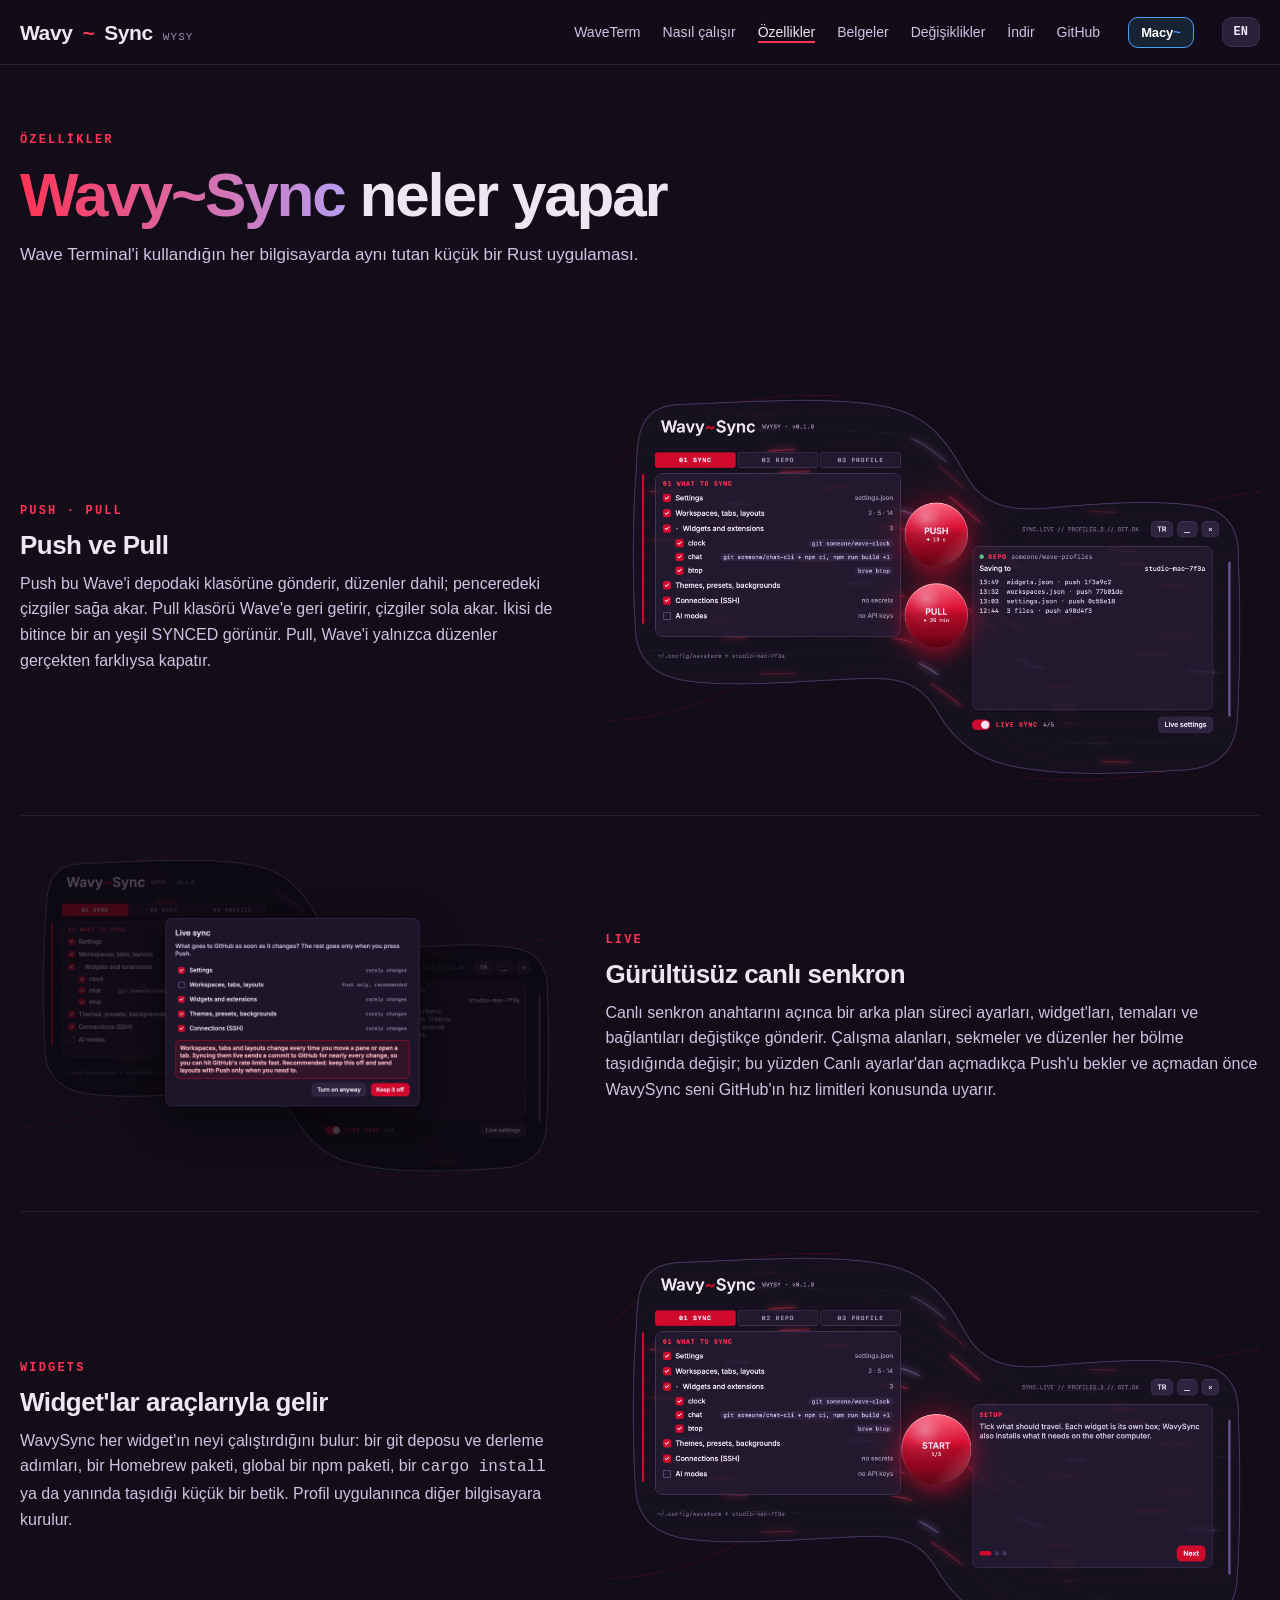
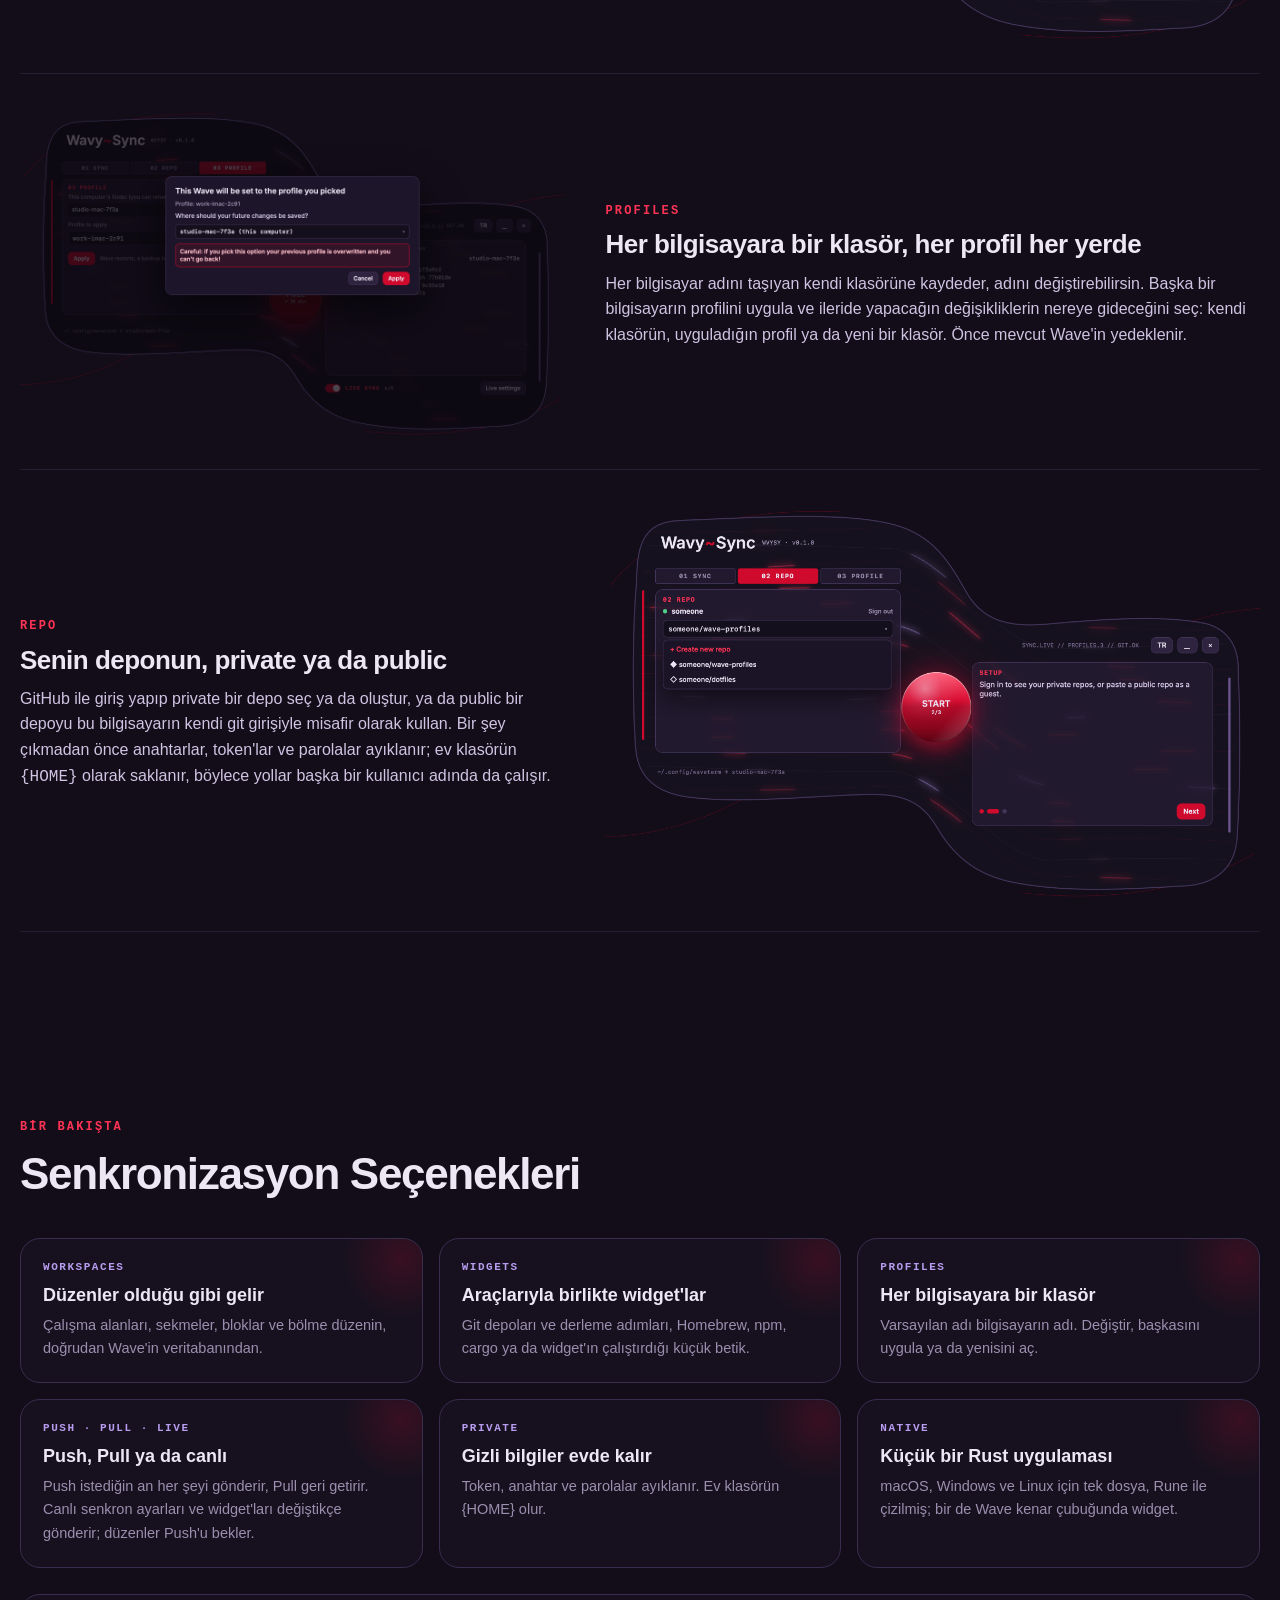
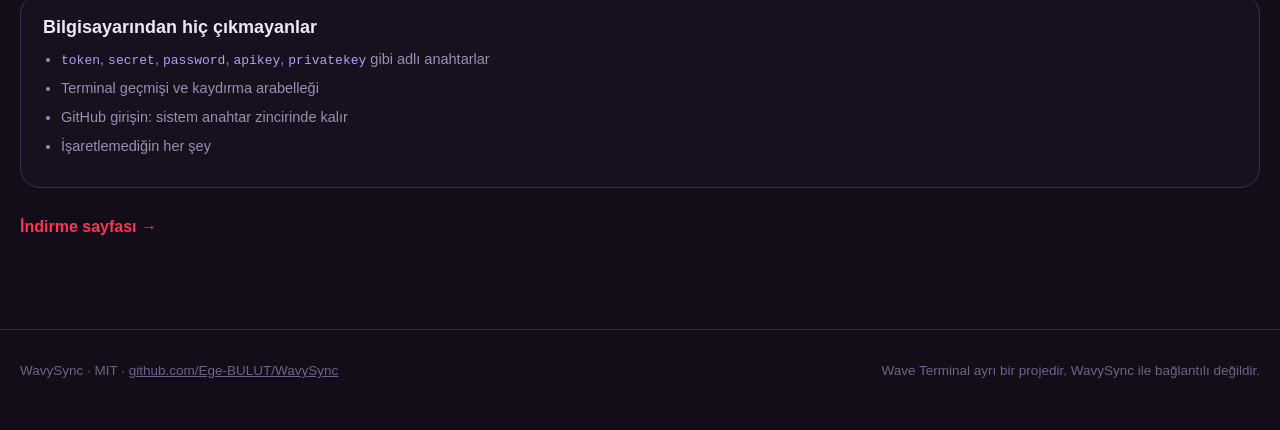
<file: site/tr/features/index.html>
<!doctype html>
<html lang="tr">
<head>
<meta charset="utf-8">
<meta name="viewport" content="width=device-width, initial-scale=1">
<title>Özellikler: Wave Terminal için Push, Pull ve canlı senkron · WavySync</title>
<meta name="description" content="Wave Terminal düzenini Push ve Pull ile gönder ve geri getir, ayarları ve widget'ları canlı senkronla, herhangi bir bilgisayarın profilini uygula, widget araçlarını otomatik kur.">
<link rel="canonical" href="https://wavysync.vercel.app/tr/features/">
<meta name="google-site-verification" content="s66rd8O_x1saL6PLGpSpIPeHmGazHyTo27NTPkK-GJg">
<meta property="og:type" content="website">
<meta property="og:site_name" content="WavySync">
<meta property="og:url" content="https://wavysync.vercel.app/tr/features/">
<meta property="og:title" content="Özellikler: Wave Terminal için Push, Pull ve canlı senkron · WavySync">
<meta property="og:description" content="Wave Terminal düzenini Push ve Pull ile gönder ve geri getir, ayarları ve widget'ları canlı senkronla, herhangi bir bilgisayarın profilini uygula, widget araçlarını otomatik kur.">
<meta property="og:image" content="https://wavysync.vercel.app/og.png">
<meta property="og:image:width" content="1200">
<meta property="og:image:height" content="630">
<meta name="twitter:card" content="summary_large_image">
<meta name="twitter:title" content="Özellikler: Wave Terminal için Push, Pull ve canlı senkron · WavySync">
<meta name="twitter:description" content="Wave Terminal düzenini Push ve Pull ile gönder ve geri getir, ayarları ve widget'ları canlı senkronla, herhangi bir bilgisayarın profilini uygula, widget araçlarını otomatik kur.">
<meta name="twitter:image" content="https://wavysync.vercel.app/og.png">
<meta name="theme-color" content="#120d19">
<link rel="alternate" hreflang="en" href="https://wavysync.vercel.app/features/">
<link rel="alternate" hreflang="tr" href="https://wavysync.vercel.app/tr/features/">
<link rel="alternate" hreflang="x-default" href="https://wavysync.vercel.app/features/">
<meta property="og:locale" content="tr_TR">
<link rel="icon" href="data:image/svg+xml,%3Csvg xmlns='http://www.w3.org/2000/svg' viewBox='0 0 32 32'%3E%3Crect width='32' height='32' rx='8' fill='%23120d19'/%3E%3Cpath d='M5 19c4-8 8-8 11-3s7 5 11-3' fill='none' stroke='%23ff3355' stroke-width='3.5' stroke-linecap='round'/%3E%3C/svg%3E">
<link rel="stylesheet" href="../../site.css">
</head>
<body>

<nav>
  <div class="wrap">
    <a class="brand" href="../">Wavy<b>~</b>Sync <small>WYSY</small></a>
    <div class="links">
      <a href="../waveterm/" data-i="nav.wt">WaveTerm</a>
      <a href="../#how" class="opt" data-i="nav.how">Nasıl çalışır</a>
      <a href="./" class="on" data-i="nav.features">Özellikler</a>
      <a href="../docs/" data-i="nav.docs">Belgeler</a>
      <a href="../changelog/" class="opt" data-i="nav.changelog">Değişiklikler</a>
      <a href="../download/" data-i="nav.download">İndir</a>
      <a href="https://github.com/Ege-BULUT/WavySync" class="opt">GitHub</a>
    </div>
    <a class="twin-nav to-macy" href="../macy/" title="MacySync, the twin app">Macy<b>~</b></a>
    <button class="btn lang" id="lang" aria-label="Language">EN</button>
  </div>
</nav>

<header class="page-head">
  <div class="wrap">
    <span class="caps" data-i="f.k">Özellikler</span>
    <h1 data-i="ft.h"><em>Wavy~Sync</em> neler yapar</h1>
    <p class="sub" data-i="ft.p">Wave Terminal'i kullandığın her bilgisayarda aynı tutan küçük bir Rust uygulaması.</p>
  </div>
</header>

<section>
  <div class="wrap">
    <div class="frow reveal">
      <div><span class="caps">PUSH · PULL</span><h3 data-i="ft.pp.h">Push ve Pull</h3><p data-i="ft.pp.p">Push bu Wave'i depodaki klasörüne gönderir, düzenler dahil; penceredeki çizgiler sağa akar. Pull klasörü Wave'e geri getirir, çizgiler sola akar. İkisi de bitince bir an yeşil SYNCED görünür. Pull, Wave'i yalnızca düzenler gerçekten farklıysa kapatır.</p></div>
      <img src="../../main.png" width="2400" height="1440" alt="Push and Pull" loading="lazy">
    </div>
    <div class="frow reveal">
      <div><span class="caps">LIVE</span><h3 data-i="ft.live.h">Gürültüsüz canlı senkron</h3><p data-i="ft.live.p">Canlı senkron anahtarını açınca bir arka plan süreci ayarları, widget'ları, temaları ve bağlantıları değiştikçe gönderir. Çalışma alanları, sekmeler ve düzenler her bölme taşıdığında değişir; bu yüzden Canlı ayarlar'dan açmadıkça Push'u bekler ve açmadan önce WavySync seni GitHub'ın hız limitleri konusunda uyarır.</p></div>
      <img src="../../live.png" width="2400" height="1440" alt="Live sync, without the noise" loading="lazy">
    </div>
    <div class="frow reveal">
      <div><span class="caps">WIDGETS</span><h3 data-i="ft.w.h">Widget'lar araçlarıyla gelir</h3><p data-i="ft.w.p">WavySync her widget'ın neyi çalıştırdığını bulur: bir git deposu ve derleme adımları, bir Homebrew paketi, global bir npm paketi, bir <code>cargo install</code> ya da yanında taşıdığı küçük bir betik. Profil uygulanınca diğer bilgisayara kurulur.</p></div>
      <img src="../../sync.png" width="2400" height="1440" alt="Widgets bring their tools" loading="lazy">
    </div>
    <div class="frow reveal">
      <div><span class="caps">PROFILES</span><h3 data-i="ft.prof.h">Her bilgisayara bir klasör, her profil her yerde</h3><p data-i="ft.prof.p">Her bilgisayar adını taşıyan kendi klasörüne kaydeder, adını değiştirebilirsin. Başka bir bilgisayarın profilini uygula ve ileride yapacağın değişikliklerin nereye gideceğini seç: kendi klasörün, uyguladığın profil ya da yeni bir klasör. Önce mevcut Wave'in yedeklenir.</p></div>
      <img src="../../apply.png" width="2400" height="1440" alt="One folder per computer, any profile anywhere" loading="lazy">
    </div>
    <div class="frow reveal">
      <div><span class="caps">REPO</span><h3 data-i="ft.repo.h">Senin deponun, private ya da public</h3><p data-i="ft.repo.p">GitHub ile giriş yapıp private bir depo seç ya da oluştur, ya da public bir depoyu bu bilgisayarın kendi git girişiyle misafir olarak kullan. Bir şey çıkmadan önce anahtarlar, token'lar ve parolalar ayıklanır; ev klasörün <code>{HOME}</code> olarak saklanır, böylece yollar başka bir kullanıcı adında da çalışır.</p></div>
      <img src="../../repo.png" width="2400" height="1440" alt="Your repo, private or public" loading="lazy">
    </div>
  </div>
</section>

<section>
  <div class="wrap">
    <span class="caps" data-i="ft.gk">Bir bakışta</span>
    <h2 data-i="f.h">Senkronizasyon Seçenekleri</h2>
    <div class="grid">
      <div class="card reveal"><span class="k">WORKSPACES</span><h3 data-i="f1.h">Düzenler olduğu gibi gelir</h3><p data-i="f1.p">Çalışma alanları, sekmeler, bloklar ve bölme düzenin, doğrudan Wave'in veritabanından.</p></div>
      <div class="card reveal"><span class="k">WIDGETS</span><h3 data-i="f2.h">Araçlarıyla birlikte widget'lar</h3><p data-i="f2.p">Git depoları ve derleme adımları, Homebrew, npm, cargo ya da widget'ın çalıştırdığı küçük betik.</p></div>
      <div class="card reveal"><span class="k">PROFILES</span><h3 data-i="f3.h">Her bilgisayara bir klasör</h3><p data-i="f3.p">Varsayılan adı bilgisayarın adı. Değiştir, başkasını uygula ya da yenisini aç.</p></div>
      <div class="card reveal"><span class="k">PUSH · PULL · LIVE</span><h3 data-i="f4.h">Push, Pull ya da canlı</h3><p data-i="f4.p">Push istediğin an her şeyi gönderir, Pull geri getirir. Canlı senkron ayarları ve widget'ları değiştikçe gönderir; düzenler Push'u bekler.</p></div>
      <div class="card reveal"><span class="k">PRIVATE</span><h3 data-i="f5.h">Gizli bilgiler evde kalır</h3><p data-i="f5.p">Token, anahtar ve parolalar ayıklanır. Ev klasörün {HOME} olur.</p></div>
      <div class="card reveal"><span class="k">NATIVE</span><h3 data-i="f6.h">Küçük bir Rust uygulaması</h3><p data-i="f6.p">macOS, Windows ve Linux için tek dosya, Rune ile çizilmiş; bir de Wave kenar çubuğunda widget.</p></div>
    </div>
    <div style="margin-top:26px"><div class="never reveal">
      <h3 data-i="n.h">Bilgisayarından hiç çıkmayanlar</h3>
      <ul>
        <li data-i="n.1"><code>token</code>, <code>secret</code>, <code>password</code>, <code>apikey</code>, <code>privatekey</code> gibi adlı anahtarlar</li>
        <li data-i="n.2">Terminal geçmişi ve kaydırma arabelleği</li>
        <li data-i="n.3">GitHub girişin: sistem anahtar zincirinde kalır</li>
        <li data-i="n.4">İşaretlemediğin her şey</li>
      </ul>
    </div></div>
    <a class="more" href="../download/" data-i="more.dl">İndirme sayfası →</a>
  </div>
</section>

<footer>
  <div class="wrap">
    <span>WavySync · MIT · <a href="https://github.com/Ege-BULUT/WavySync">github.com/Ege-BULUT/WavySync</a></span>
    <span data-i="foot">Wave Terminal ayrı bir projedir, WavySync ile bağlantılı değildir.</span>
  </div>
</footer>

<script src="../../site.js"></script>
</body>
</html>
</file>
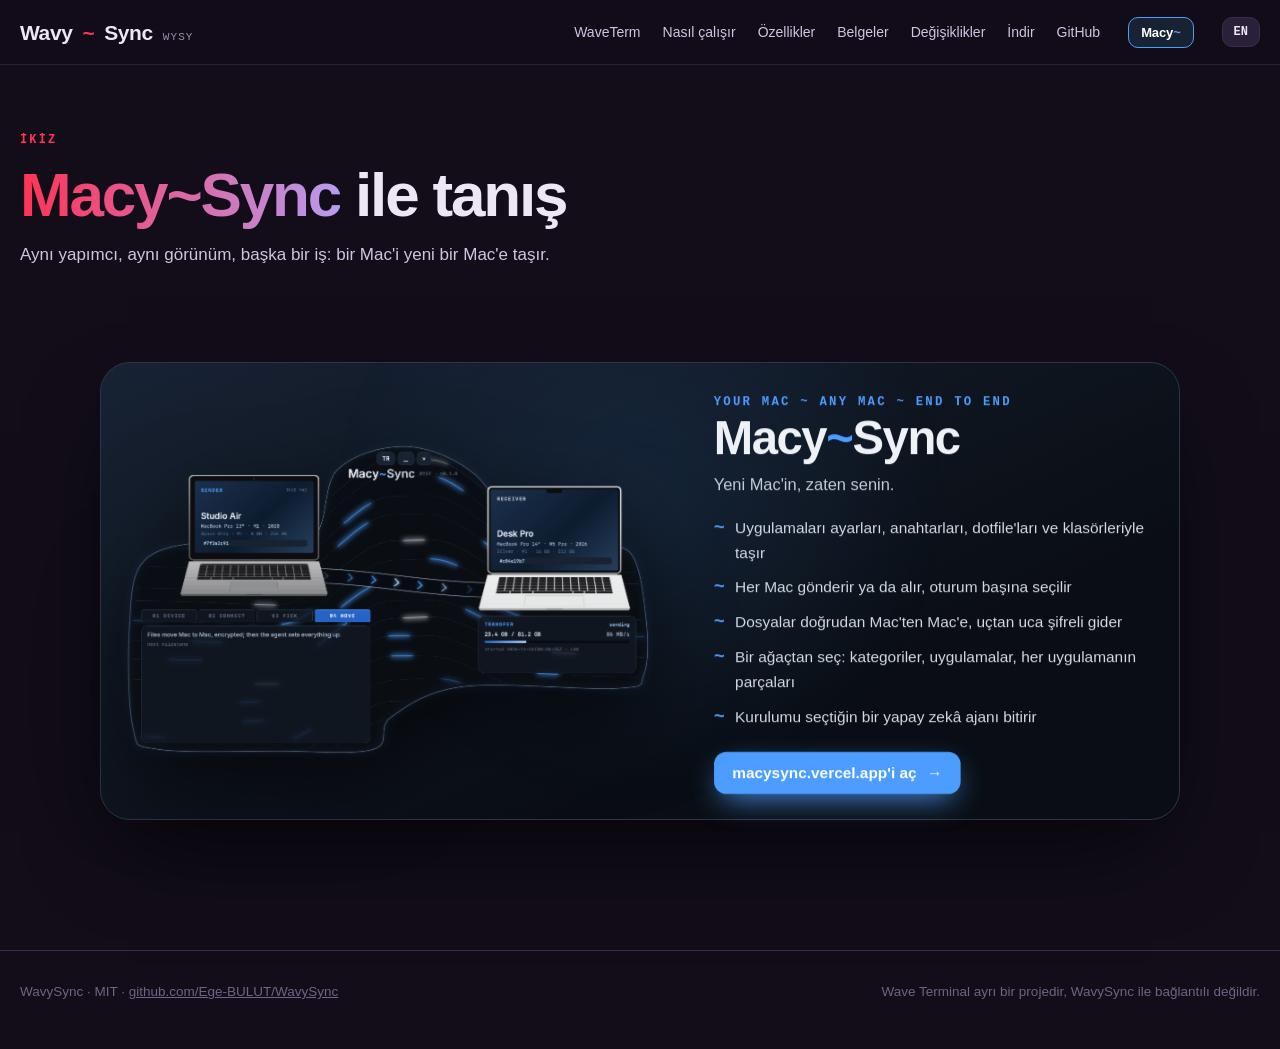
<file: site/tr/macy/index.html>
<!doctype html>
<html lang="tr">
<head>
<meta charset="utf-8">
<meta name="viewport" content="width=device-width, initial-scale=1">
<title>MacySync, WavySync'in ikizi: bir Mac'i yeni bir Mac'e taşı</title>
<meta name="description" content="MacySync bir Mac'i diğerine taşır: ayarlarıyla uygulamalar, anahtarlar ve klasörler, doğrudan Mac'ten Mac'e, uçtan uca şifreli; kurulumu bir yapay zekâ ajanı bitirir. WavySync'in ikizi.">
<link rel="canonical" href="https://wavysync.vercel.app/tr/macy/">
<meta name="google-site-verification" content="s66rd8O_x1saL6PLGpSpIPeHmGazHyTo27NTPkK-GJg">
<meta property="og:type" content="website">
<meta property="og:site_name" content="WavySync">
<meta property="og:url" content="https://wavysync.vercel.app/tr/macy/">
<meta property="og:title" content="MacySync, WavySync'in ikizi: bir Mac'i yeni bir Mac'e taşı">
<meta property="og:description" content="MacySync bir Mac'i diğerine taşır: ayarlarıyla uygulamalar, anahtarlar ve klasörler, doğrudan Mac'ten Mac'e, uçtan uca şifreli; kurulumu bir yapay zekâ ajanı bitirir. WavySync'in ikizi.">
<meta property="og:image" content="https://wavysync.vercel.app/og.png">
<meta property="og:image:width" content="1200">
<meta property="og:image:height" content="630">
<meta name="twitter:card" content="summary_large_image">
<meta name="twitter:title" content="MacySync, WavySync'in ikizi: bir Mac'i yeni bir Mac'e taşı">
<meta name="twitter:description" content="MacySync bir Mac'i diğerine taşır: ayarlarıyla uygulamalar, anahtarlar ve klasörler, doğrudan Mac'ten Mac'e, uçtan uca şifreli; kurulumu bir yapay zekâ ajanı bitirir. WavySync'in ikizi.">
<meta name="twitter:image" content="https://wavysync.vercel.app/og.png">
<meta name="theme-color" content="#120d19">
<link rel="alternate" hreflang="en" href="https://wavysync.vercel.app/macy/">
<link rel="alternate" hreflang="tr" href="https://wavysync.vercel.app/tr/macy/">
<link rel="alternate" hreflang="x-default" href="https://wavysync.vercel.app/macy/">
<meta property="og:locale" content="tr_TR">
<link rel="icon" href="data:image/svg+xml,%3Csvg xmlns='http://www.w3.org/2000/svg' viewBox='0 0 32 32'%3E%3Crect width='32' height='32' rx='8' fill='%23120d19'/%3E%3Cpath d='M5 19c4-8 8-8 11-3s7 5 11-3' fill='none' stroke='%23ff3355' stroke-width='3.5' stroke-linecap='round'/%3E%3C/svg%3E">
<link rel="stylesheet" href="../../site.css">
</head>
<body>

<nav>
  <div class="wrap">
    <a class="brand" href="../">Wavy<b>~</b>Sync <small>WYSY</small></a>
    <div class="links">
      <a href="../waveterm/" data-i="nav.wt">WaveTerm</a>
      <a href="../#how" class="opt" data-i="nav.how">Nasıl çalışır</a>
      <a href="../features/" data-i="nav.features">Özellikler</a>
      <a href="../docs/" data-i="nav.docs">Belgeler</a>
      <a href="../changelog/" class="opt" data-i="nav.changelog">Değişiklikler</a>
      <a href="../download/" data-i="nav.download">İndir</a>
      <a href="https://github.com/Ege-BULUT/WavySync" class="opt">GitHub</a>
    </div>
    <a class="twin-nav to-macy" href="./" title="MacySync, the twin app">Macy<b>~</b></a>
    <button class="btn lang" id="lang" aria-label="Language">EN</button>
  </div>
</nav>

<header class="page-head">
  <div class="wrap">
    <span class="caps" data-i="tm.k">İkiz</span>
    <h1 data-i="tm.h"><em>Macy~Sync</em> ile tanış</h1>
    <p class="sub" data-i="tm.p">Aynı yapımcı, aynı görünüm, başka bir iş: bir Mac'i yeni bir Mac'e taşır.</p>
  </div>
</header>

<section>
  <div class="wrap twin-stage">
    <a class="twin to-macy" href="https://macysync.vercel.app/">
      <img src="../../macy.png" width="2560" height="1560" alt="MacySync launcher: this Mac sending to the other Mac, with the transfer's progress">
      <div>
        <span class="tk">Your Mac ~ any Mac ~ end to end</span>
        <p class="tn">Macy<b>~</b>Sync</p>
        <p class="tl" data-i="tm.l">Yeni Mac'in, zaten senin.</p>
        <ul>
          <li data-i="tm.1">Uygulamaları ayarları, anahtarları, dotfile'ları ve klasörleriyle taşır</li>
          <li data-i="tm.2">Her Mac gönderir ya da alır, oturum başına seçilir</li>
          <li data-i="tm.3">Dosyalar doğrudan Mac'ten Mac'e, uçtan uca şifreli gider</li>
          <li data-i="tm.4">Bir ağaçtan seç: kategoriler, uygulamalar, her uygulamanın parçaları</li>
          <li data-i="tm.5">Kurulumu seçtiğin bir yapay zekâ ajanı bitirir</li>
        </ul>
        <span class="tgo"><span data-i="tm.go">macysync.vercel.app'i aç</span> →</span>
      </div>
    </a>
  </div>
</section>

<footer>
  <div class="wrap">
    <span>WavySync · MIT · <a href="https://github.com/Ege-BULUT/WavySync">github.com/Ege-BULUT/WavySync</a></span>
    <span data-i="foot">Wave Terminal ayrı bir projedir, WavySync ile bağlantılı değildir.</span>
  </div>
</footer>

<script src="../../site.js"></script>
</body>
</html>
</file>
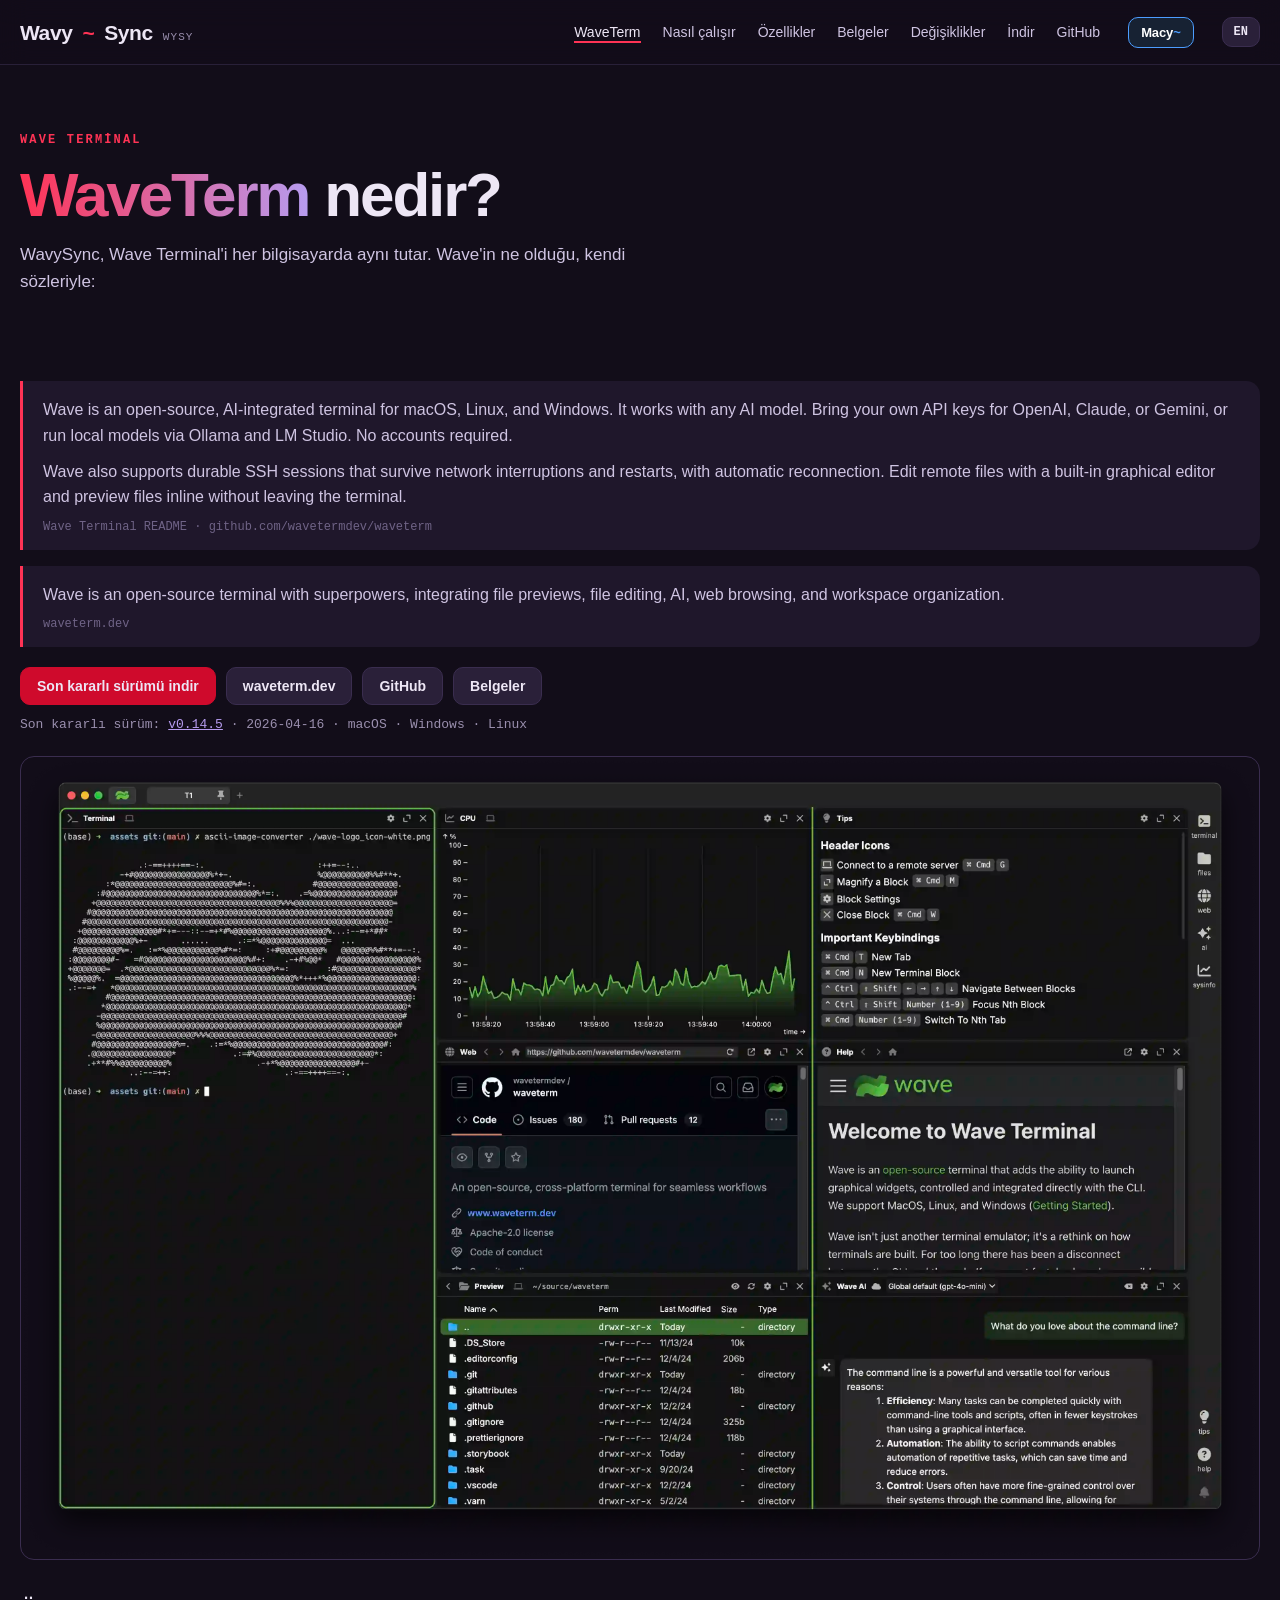
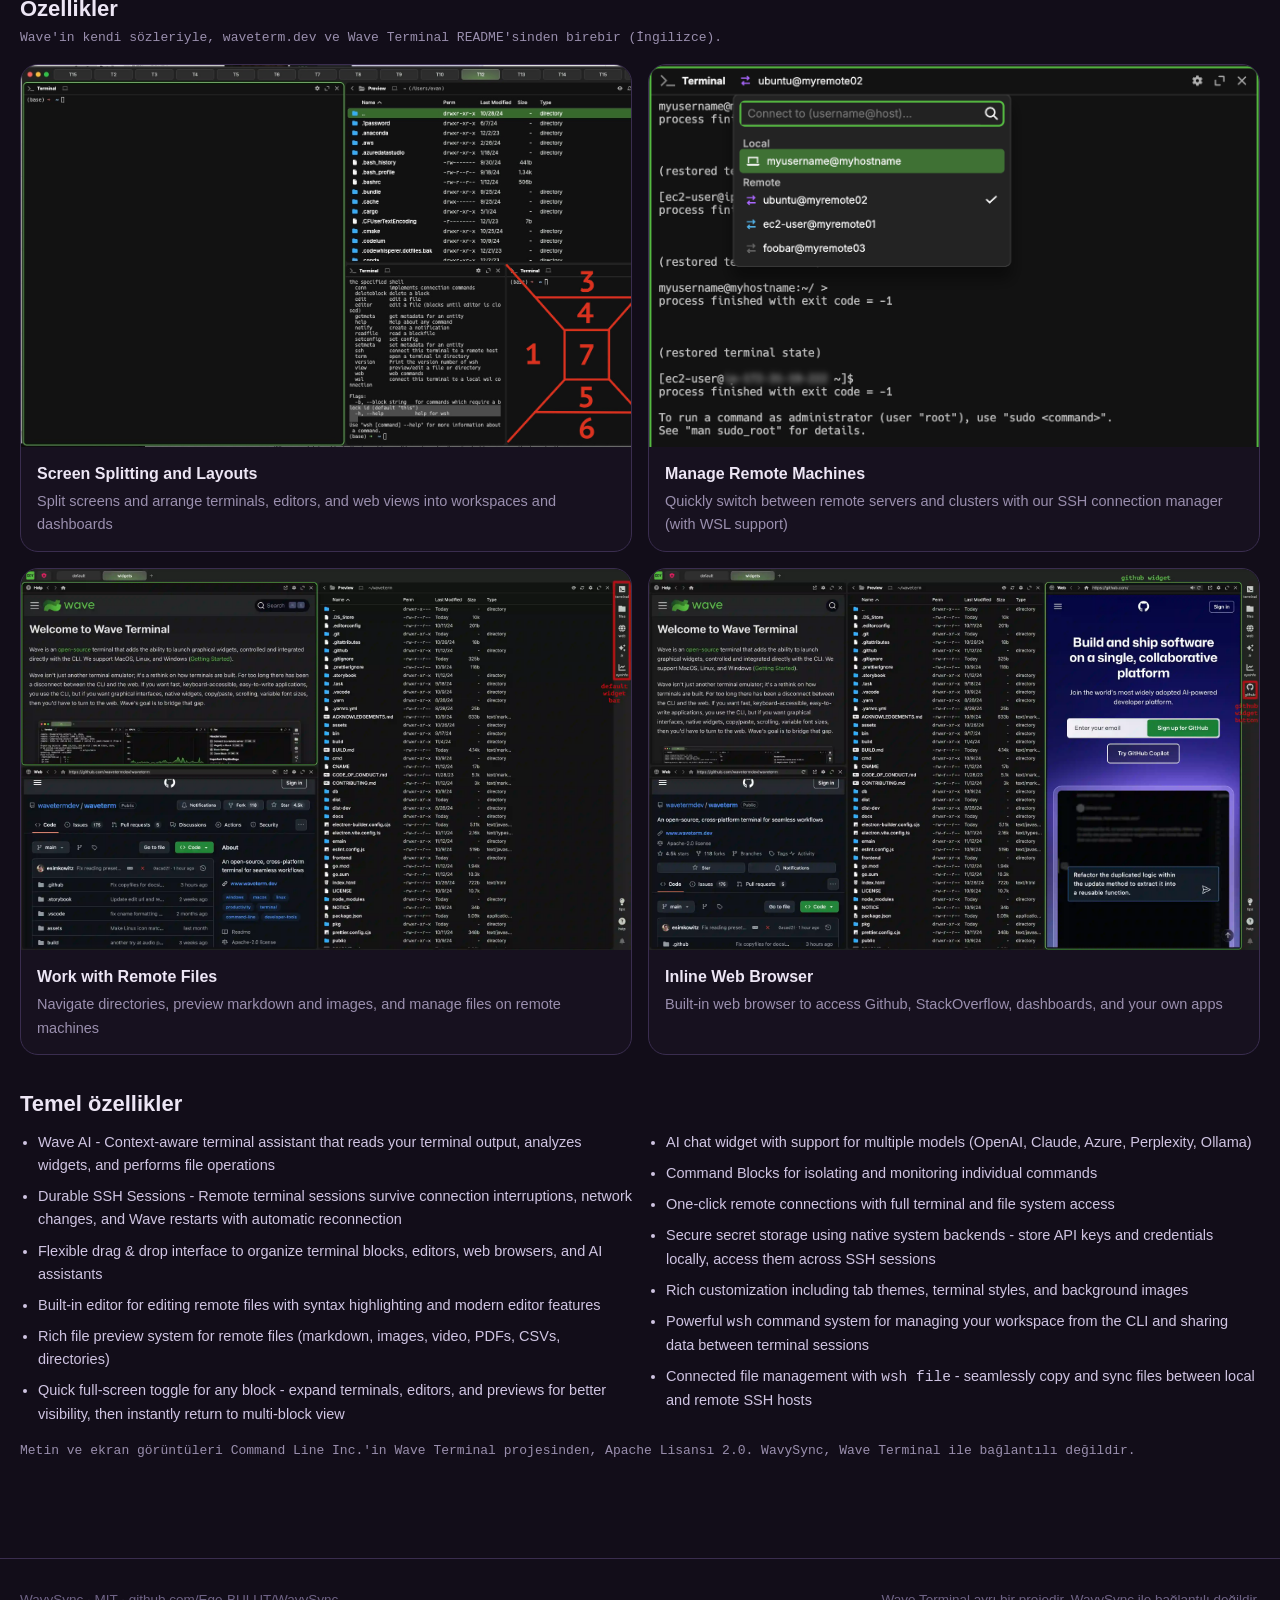
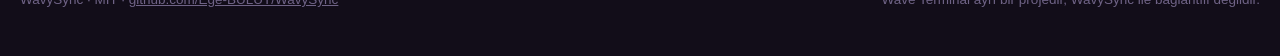
<file: site/tr/waveterm/index.html>
<!doctype html>
<html lang="tr">
<head>
<meta charset="utf-8">
<meta name="viewport" content="width=device-width, initial-scale=1">
<title>Wave Terminal (WaveTerm) nedir? · WavySync</title>
<meta name="description" content="Wave Terminal kendi sözleriyle: macOS, Linux ve Windows için açık kaynak, yapay zekâ destekli terminal; özellikleri, ekran görüntüleri ve son sürümü.">
<link rel="canonical" href="https://wavysync.vercel.app/tr/waveterm/">
<meta name="google-site-verification" content="s66rd8O_x1saL6PLGpSpIPeHmGazHyTo27NTPkK-GJg">
<meta property="og:type" content="website">
<meta property="og:site_name" content="WavySync">
<meta property="og:url" content="https://wavysync.vercel.app/tr/waveterm/">
<meta property="og:title" content="Wave Terminal (WaveTerm) nedir? · WavySync">
<meta property="og:description" content="Wave Terminal kendi sözleriyle: macOS, Linux ve Windows için açık kaynak, yapay zekâ destekli terminal; özellikleri, ekran görüntüleri ve son sürümü.">
<meta property="og:image" content="https://wavysync.vercel.app/og.png">
<meta property="og:image:width" content="1200">
<meta property="og:image:height" content="630">
<meta name="twitter:card" content="summary_large_image">
<meta name="twitter:title" content="Wave Terminal (WaveTerm) nedir? · WavySync">
<meta name="twitter:description" content="Wave Terminal kendi sözleriyle: macOS, Linux ve Windows için açık kaynak, yapay zekâ destekli terminal; özellikleri, ekran görüntüleri ve son sürümü.">
<meta name="twitter:image" content="https://wavysync.vercel.app/og.png">
<meta name="theme-color" content="#120d19">
<link rel="alternate" hreflang="en" href="https://wavysync.vercel.app/waveterm/">
<link rel="alternate" hreflang="tr" href="https://wavysync.vercel.app/tr/waveterm/">
<link rel="alternate" hreflang="x-default" href="https://wavysync.vercel.app/waveterm/">
<meta property="og:locale" content="tr_TR">
<link rel="icon" href="data:image/svg+xml,%3Csvg xmlns='http://www.w3.org/2000/svg' viewBox='0 0 32 32'%3E%3Crect width='32' height='32' rx='8' fill='%23120d19'/%3E%3Cpath d='M5 19c4-8 8-8 11-3s7 5 11-3' fill='none' stroke='%23ff3355' stroke-width='3.5' stroke-linecap='round'/%3E%3C/svg%3E">
<link rel="stylesheet" href="../../site.css">
</head>
<body>

<nav>
  <div class="wrap">
    <a class="brand" href="../">Wavy<b>~</b>Sync <small>WYSY</small></a>
    <div class="links">
      <a href="./" class="on" data-i="nav.wt">WaveTerm</a>
      <a href="../#how" class="opt" data-i="nav.how">Nasıl çalışır</a>
      <a href="../features/" data-i="nav.features">Özellikler</a>
      <a href="../docs/" data-i="nav.docs">Belgeler</a>
      <a href="../changelog/" class="opt" data-i="nav.changelog">Değişiklikler</a>
      <a href="../download/" data-i="nav.download">İndir</a>
      <a href="https://github.com/Ege-BULUT/WavySync" class="opt">GitHub</a>
    </div>
    <a class="twin-nav to-macy" href="../macy/" title="MacySync, the twin app">Macy<b>~</b></a>
    <button class="btn lang" id="lang" aria-label="Language">EN</button>
  </div>
</nav>

<header class="page-head">
  <div class="wrap">
    <span class="caps" data-i="wt.k">Wave Terminal</span>
    <h1 data-i="wt.h"><em>WaveTerm</em> nedir?</h1>
    <p class="sub" data-i="wt.p">WavySync, Wave Terminal'i her bilgisayarda aynı tutar. Wave'in ne olduğu, kendi sözleriyle:</p>
  </div>
</header>

<section>
  <div class="wrap">
  <blockquote class="src">
    <p>Wave is an open-source, AI-integrated terminal for macOS, Linux, and Windows. It works with any AI model. Bring your own API keys for OpenAI, Claude, or Gemini, or run local models via Ollama and LM Studio. No accounts required.</p>
    <p>Wave also supports durable SSH sessions that survive network interruptions and restarts, with automatic reconnection. Edit remote files with a built-in graphical editor and preview files inline without leaving the terminal.</p>
    <cite>Wave Terminal README · github.com/wavetermdev/waveterm</cite>
  </blockquote>
  <blockquote class="src">
    <p>Wave is an open-source terminal with superpowers, integrating file previews, file editing, AI, web browsing, and workspace organization.</p>
    <cite>waveterm.dev</cite>
  </blockquote>
  <div class="linkrow">
    <a class="btn red" href="https://github.com/wavetermdev/waveterm/releases/latest" data-i="wt.dl">Son kararlı sürümü indir</a>
    <a class="btn" href="https://www.waveterm.dev">waveterm.dev</a>
    <a class="btn" href="https://github.com/wavetermdev/waveterm">GitHub</a>
    <a class="btn" href="https://docs.waveterm.dev" data-i="wt.docs">Belgeler</a>
  </div>
  <p class="rel"><span data-i="wt.latest">Son kararlı sürüm:</span> <a data-wave-rel href="https://github.com/wavetermdev/waveterm/releases/tag/v0.14.5">v0.14.5</a> · <span data-wave-date>2026-04-16</span> · macOS · Windows · Linux</p>
  <figure class="wt-shot"><img src="../../waveterm/img/wave.webp" width="3680" height="2382" alt="Wave Terminal with terminals, a web view, file preview and Wave AI" loading="lazy"></figure>

  <h3 class="sec" data-i="wt.fh">Özellikler</h3>
  <p class="rel" data-i="wt.note">Wave'in kendi sözleriyle, waveterm.dev ve Wave Terminal README'sinden birebir (İngilizce).</p>
  <div class="wt-feats">
    <figure><img src="../../waveterm/img/layouts.jpg" width="1633" height="935" alt="Screen Splitting and Layouts" loading="lazy"><figcaption><b>Screen Splitting and Layouts</b>Split screens and arrange terminals, editors, and web views into workspaces and dashboards</figcaption></figure>
    <figure><img src="../../waveterm/img/connections.png" width="1316" height="1038" alt="Manage Remote Machines" loading="lazy"><figcaption><b>Manage Remote Machines</b>Quickly switch between remote servers and clusters with our SSH connection manager (with WSL support)</figcaption></figure>
    <figure><img src="../../waveterm/img/files.webp" width="3456" height="2160" alt="Work with Remote Files" loading="lazy"><figcaption><b>Work with Remote Files</b>Navigate directories, preview markdown and images, and manage files on remote machines</figcaption></figure>
    <figure><img src="../../waveterm/img/browser.webp" width="3456" height="2160" alt="Inline Web Browser" loading="lazy"><figcaption><b>Inline Web Browser</b>Built-in web browser to access Github, StackOverflow, dashboards, and your own apps</figcaption></figure>
  </div>

  <h3 class="sec" data-i="wt.kh">Temel özellikler</h3>
  <ul class="keyf">
    <li>Wave AI - Context-aware terminal assistant that reads your terminal output, analyzes widgets, and performs file operations</li>
    <li>Durable SSH Sessions - Remote terminal sessions survive connection interruptions, network changes, and Wave restarts with automatic reconnection</li>
    <li>Flexible drag &amp; drop interface to organize terminal blocks, editors, web browsers, and AI assistants</li>
    <li>Built-in editor for editing remote files with syntax highlighting and modern editor features</li>
    <li>Rich file preview system for remote files (markdown, images, video, PDFs, CSVs, directories)</li>
    <li>Quick full-screen toggle for any block - expand terminals, editors, and previews for better visibility, then instantly return to multi-block view</li>
    <li>AI chat widget with support for multiple models (OpenAI, Claude, Azure, Perplexity, Ollama)</li>
    <li>Command Blocks for isolating and monitoring individual commands</li>
    <li>One-click remote connections with full terminal and file system access</li>
    <li>Secure secret storage using native system backends - store API keys and credentials locally, access them across SSH sessions</li>
    <li>Rich customization including tab themes, terminal styles, and background images</li>
    <li>Powerful <code>wsh</code> command system for managing your workspace from the CLI and sharing data between terminal sessions</li>
    <li>Connected file management with <code>wsh file</code> - seamlessly copy and sync files between local and remote SSH hosts</li>
  </ul>
  <p class="rel" data-i="wt.lic">Metin ve ekran görüntüleri Command Line Inc.'in Wave Terminal projesinden, Apache Lisansı 2.0. WavySync, Wave Terminal ile bağlantılı değildir.</p>
  </div>
</section>

<footer>
  <div class="wrap">
    <span>WavySync · MIT · <a href="https://github.com/Ege-BULUT/WavySync">github.com/Ege-BULUT/WavySync</a></span>
    <span data-i="foot">Wave Terminal ayrı bir projedir, WavySync ile bağlantılı değildir.</span>
  </div>
</footer>

<script src="../../site.js"></script>
</body>
</html>
</file>
<file: site/site.css>
:root {
  --bg: #120d19; --bg2: #17111f; --panel: #1f172b; --panel2: #2a2039; --edge: #3a2d4f;
  --violet: #6b5590; --lilac: #b79cf0; --red: #cf0a2c; --red2: #ff3355;
  --ink: #ede6f5; --soft: #cfc4e2; --muted: #9a8fae; --dim: #6f6386; --ok: #4fd18b;
  --mono: ui-monospace, "SF Mono", "JetBrains Mono", "Cascadia Mono", Menlo, Consolas, monospace;
  --sans: Inter, ui-sans-serif, -apple-system, BlinkMacSystemFont, "Segoe UI", Roboto, Helvetica, Arial, sans-serif;
  --wrap: min(1240px, calc(100vw - 32px));
}
* { box-sizing: border-box; }
html { scroll-behavior: smooth; }
body { margin: 0; background: var(--bg); color: var(--ink); font: 16px/1.6 var(--sans); overflow-x: hidden; }
a { color: inherit; }
img { height: auto; }
.wrap { width: var(--wrap); margin: 0 auto; }
.mono { font-family: var(--mono); }
.caps { font: 700 12px/1 var(--mono); letter-spacing: .18em; text-transform: uppercase; color: var(--red2); }

/* nav */
nav { position: sticky; top: 0; z-index: 20; backdrop-filter: blur(14px); background: rgba(18, 13, 25, .72); border-bottom: 1px solid rgba(58, 45, 79, .6); }
nav .wrap { display: flex; align-items: center; gap: 28px; height: 64px; }
.brand { font: 800 21px/1 var(--sans); text-decoration: none; letter-spacing: -.02em; display: flex; align-items: baseline; gap: 10px; }
.brand b { color: var(--red2); font-weight: 800; }
.brand small { font: 500 11px var(--mono); color: var(--muted); letter-spacing: .1em; }
nav .links { display: flex; gap: 22px; margin-left: auto; font-size: 14px; color: var(--soft); }
nav .links a { text-decoration: none; }
nav .links a:hover { color: var(--ink); }
.btn { display: inline-flex; align-items: center; gap: 8px; padding: 10px 16px; border-radius: 10px; font: 600 14px var(--sans); text-decoration: none; border: 1px solid var(--edge); background: var(--panel2); color: var(--ink); cursor: pointer; transition: background .2s, transform .2s; }
.btn:hover { background: var(--edge); transform: translateY(-1px); }
.btn.red { background: var(--red); border-color: var(--red); }
.btn.red:hover { background: var(--red2); border-color: var(--red2); }
.lang { padding: 7px 11px; font: 700 12px var(--mono); }

/* hero */
.hero { position: relative; padding: 56px 0 40px; }
.hero svg.bg { position: absolute; inset: 0; width: 100%; height: 100%; pointer-events: none; }
.tilde-fill { fill: var(--bg2); stroke: var(--edge); stroke-width: 1.5; }
.swift { fill: none; stroke-linecap: round; }
.swift.base { stroke: rgba(207, 10, 44, .28); stroke-width: 1.2; }
.swift.a { stroke: var(--red2); stroke-width: 3; stroke-dasharray: 260 2400; animation: flow 4.2s linear infinite; }
.swift.b { stroke: var(--lilac); stroke-width: 1.6; stroke-dasharray: 120 2400; animation: flow 5.6s linear infinite reverse; opacity: .7; }
.swift.c { stroke: var(--red); stroke-width: 2; stroke-dasharray: 80 1400; animation: flow 3.1s linear infinite; }
@keyframes flow { from { stroke-dashoffset: 2600; } to { stroke-dashoffset: 0; } }
.hero-grid { position: relative; display: grid; grid-template-columns: 1.05fr 1fr; gap: 40px; align-items: center; }
.logo { width: 100%; max-width: 640px; display: block; filter: drop-shadow(0 30px 60px rgba(207, 10, 44, .18)); border-radius: 20px; }
h1 { font: 800 clamp(36px, 5vw, 62px)/1.04 var(--sans); letter-spacing: -.035em; margin: 34px 0 18px; }
h1 em, h2 em { font-style: normal; background: linear-gradient(90deg, var(--red2), var(--lilac), var(--red2)) 0 0 / 200% 100%; -webkit-background-clip: text; background-clip: text; color: transparent; animation: shift 6s linear infinite; }
@keyframes shift { to { background-position: -200% 0; } }
.lead { font-size: 18px; color: var(--soft); max-width: 560px; margin: 0 0 28px; }
.cta { display: flex; gap: 12px; flex-wrap: wrap; }
.shot { position: relative; transform: perspective(1400px) rotateY(-9deg) rotateX(4deg); animation: float 7s ease-in-out infinite; }
.shot img { width: 118%; max-width: none; margin-left: -6%; display: block; filter: drop-shadow(0 40px 70px rgba(0, 0, 0, .55)); }
@keyframes float { 0%, 100% { transform: perspective(1400px) rotateY(-9deg) rotateX(4deg) translateY(0); } 50% { transform: perspective(1400px) rotateY(-7deg) rotateX(3deg) translateY(-12px); } }
.ticker { margin-top: 30px; display: flex; gap: 22px; flex-wrap: wrap; font: 500 12px var(--mono); color: var(--dim); letter-spacing: .08em; }
.ticker span b { color: var(--ok); font-weight: 700; }

/* sections */
section { padding: 90px 0; position: relative; }
h2 { font: 800 clamp(30px, 3.6vw, 44px)/1.1 var(--sans); letter-spacing: -.03em; margin: 12px 0 14px; }
.sub { color: var(--soft); max-width: 640px; margin: 0 0 40px; font-size: 17px; }
h2:not(:has(+ .sub)) { margin-bottom: 40px; }
.divider { display: block; width: 100%; height: 70px; }
.divider path { fill: none; stroke: var(--edge); stroke-width: 1.5; }
.divider .run { stroke: var(--red2); stroke-width: 2.5; stroke-dasharray: 140 3000; animation: flow 5s linear infinite; }

/* diagrams */
.stage { background: linear-gradient(180deg, var(--bg2), var(--bg)); border: 1px solid var(--edge); border-radius: 28px; padding: 28px; position: relative; overflow: hidden; }
.stage + .stage { margin-top: 26px; }
.stage-head { display: flex; align-items: baseline; gap: 14px; margin-bottom: 8px; flex-wrap: wrap; }
.stage-head h3 { font: 700 21px var(--sans); margin: 0; letter-spacing: -.01em; }
.stage-head p { margin: 0; color: var(--muted); font-size: 15px; }
.stage svg { width: 100%; height: auto; display: block; }
.node rect { fill: var(--panel); stroke: var(--edge); stroke-width: 1.5; }
.node .t { fill: var(--ink); font: 600 15px var(--sans); }
.node .s { fill: var(--muted); font: 500 12px var(--mono); }
.node.repo rect { fill: #221530; stroke: var(--red); stroke-width: 2; }
.node .scr { fill: var(--bg); stroke: var(--edge); }
.wire { fill: none; stroke: var(--edge); stroke-width: 2; }
.wire.hot { stroke: url(#wireGrad); stroke-width: 2.5; stroke-dasharray: 8 10; animation: dash 1.2s linear infinite; }
@keyframes dash { to { stroke-dashoffset: -36; } }
.pkt { fill: var(--red2); filter: drop-shadow(0 0 6px var(--red2)); }
.pkt.v { fill: var(--lilac); filter: drop-shadow(0 0 6px var(--lilac)); }
.folder { font: 500 12.5px var(--mono); fill: var(--soft); }
.folder.on { animation: blink 3s ease-in-out infinite; }
@keyframes blink { 0%, 100% { fill: var(--soft); } 12% { fill: var(--red2); } 30% { fill: var(--soft); } }

/* apply pipeline */
.steps { display: grid; grid-template-columns: repeat(5, 1fr); gap: 14px; margin-top: 46px; position: relative; }
.step { background: var(--panel); border: 1px solid var(--edge); border-radius: 16px; padding: 16px; position: relative; z-index: 1; animation: lit 10s infinite; }
.step:nth-child(1) { animation-delay: 0s; } .step:nth-child(2) { animation-delay: 2s; } .step:nth-child(3) { animation-delay: 4s; } .step:nth-child(4) { animation-delay: 6s; } .step:nth-child(5) { animation-delay: 8s; }
@keyframes lit { 0%, 18% { z-index: 3; border-color: var(--red); box-shadow: 0 0 0 1px var(--red), 0 14px 40px rgba(207, 10, 44, .25); transform: translateY(-4px); } 24%, 100% { z-index: 1; border-color: var(--edge); box-shadow: none; transform: none; } }
.step .n { font: 700 12px var(--mono); color: var(--red2); letter-spacing: .12em; }
.step h4 { margin: 8px 0 6px; font: 700 16px var(--sans); }
.step p { margin: 0; color: var(--muted); font-size: 13.5px; line-height: 1.5; }
.step .ic { width: 36px; height: 36px; border-radius: 10px; background: var(--panel2); display: grid; place-items: center; margin-bottom: 10px; }
.step .ic svg { width: 20px; height: 20px; stroke: var(--lilac); fill: none; stroke-width: 1.8; stroke-linecap: round; stroke-linejoin: round; }
.rail { position: absolute; left: 0; right: 0; top: -36px; height: 28px; z-index: 4; pointer-events: none; }
.rail svg { width: 100%; height: 28px; display: block; overflow: visible; }

/* widget deps */
.deps { display: grid; grid-template-columns: 260px 1fr; gap: 26px; align-items: center; margin-top: 18px; }
.wcard { background: var(--panel); border: 1px solid var(--edge); border-radius: 18px; padding: 18px; }
.wcard .row { display: flex; align-items: center; gap: 10px; padding: 7px 0; font-size: 14.5px; }
.chk { width: 16px; height: 16px; border-radius: 4px; background: var(--red); display: grid; place-items: center; color: #fff; font-size: 11px; font-weight: 800; flex: none; }
.chips { display: flex; flex-direction: column; gap: 12px; }
.chip { display: flex; align-items: center; gap: 12px; background: var(--panel); border: 1px solid var(--edge); border-radius: 14px; padding: 12px 16px; font: 500 13.5px var(--mono); color: var(--soft); opacity: 0; transform: translateX(-24px); animation: chipIn 9s infinite; }
.chip:nth-child(2) { animation-delay: .5s; } .chip:nth-child(3) { animation-delay: 1s; } .chip:nth-child(4) { animation-delay: 1.5s; }
.chip b { color: var(--ink); font-weight: 700; min-width: 64px; }
.chip .ok { margin-left: auto; color: var(--ok); opacity: 0; animation: okIn 9s infinite; animation-delay: inherit; }
@keyframes chipIn { 0% { opacity: 0; transform: translateX(-24px); } 8%, 82% { opacity: 1; transform: none; } 92%, 100% { opacity: 0; transform: translateX(12px); } }
@keyframes okIn { 0%, 30% { opacity: 0; } 38%, 82% { opacity: 1; } 92%, 100% { opacity: 0; } }

/* features */
.grid { display: grid; grid-template-columns: repeat(3, 1fr); gap: 16px; }
.card { background: var(--bg2); border: 1px solid var(--edge); border-radius: 20px; padding: 22px; position: relative; overflow: hidden; transition: border-color .25s, transform .25s; }
.card:hover { border-color: var(--violet); transform: translateY(-3px); }
.card::after { content: ""; position: absolute; right: -40px; top: -40px; width: 120px; height: 120px; border-radius: 50%; background: radial-gradient(circle, rgba(207, 10, 44, .18), transparent 70%); }
.card h3 { margin: 0 0 8px; font: 700 18px var(--sans); }
.card p { margin: 0; color: var(--muted); font-size: 14.5px; }
.card .k { font: 700 11px var(--mono); color: var(--lilac); letter-spacing: .14em; display: block; margin-bottom: 12px; }

/* gallery */
.gallery { display: grid; grid-template-columns: 1fr 1fr; gap: 18px; }
.gallery figure { margin: 0; background: radial-gradient(ellipse at 50% 40%, #2a1d3a, var(--bg) 70%); border: 1px solid var(--edge); border-radius: 22px; padding: 16px 6px 12px; }
.gallery img { width: 100%; display: block; }
.gallery figcaption { text-align: center; color: var(--muted); font-size: 14px; margin-top: 4px; }

/* layout + download */
.split { display: grid; grid-template-columns: 1fr 1fr; gap: 26px; align-items: start; }
pre.tree { margin: 0; background: var(--bg2); border: 1px solid var(--edge); border-radius: 20px; padding: 22px; font: 500 13.5px/1.75 var(--mono); color: var(--soft); overflow-x: auto; }
pre.tree .c { color: var(--dim); }
pre.tree .r { color: var(--red2); }
.never { background: var(--bg2); border: 1px solid var(--edge); border-radius: 20px; padding: 22px; }
.never h3 { margin: 0 0 10px; font: 700 18px var(--sans); }
.never ul { margin: 0; padding-left: 18px; color: var(--muted); font-size: 14.5px; }
.never li { margin: 6px 0; }
.never code, .dl code { font: 500 13px var(--mono); color: var(--lilac); }
.dl { display: grid; grid-template-columns: repeat(4, 1fr); gap: 14px; }
.os { background: var(--bg2); border: 1px solid var(--edge); border-radius: 18px; padding: 20px; text-decoration: none; display: flex; flex-direction: column; gap: 6px; transition: border-color .2s, transform .2s; }
.os:hover { border-color: var(--red); transform: translateY(-3px); }
.os b { font: 700 17px var(--sans); }
.os span { color: var(--muted); font: 500 12.5px var(--mono); }
.os i { font-style: normal; color: var(--red2); font: 700 13px var(--sans); margin-top: 8px; }
.note { color: var(--muted); font-size: 14px; margin-top: 18px; }
footer { border-top: 1px solid var(--edge); padding: 30px 0 46px; color: var(--dim); font-size: 13.5px; }
footer .wrap { display: flex; gap: 20px; flex-wrap: wrap; justify-content: space-between; }

.hero-grid > *, .split > *, .deps > *, .grid > *, .gallery > * { min-width: 0; }
.reveal { opacity: 0; transform: translateY(26px); transition: opacity .8s ease, transform .8s ease; }
.reveal.in { opacity: 1; transform: none; }

@media (max-width: 980px) {
  .hero-grid, .split, .deps { grid-template-columns: 1fr; }
  .shot img { width: 100%; margin: 0; }
  .never { margin-top: 0 !important; }
  .grid { grid-template-columns: 1fr 1fr; }
  .steps { grid-template-columns: 1fr 1fr; }
  .dl { grid-template-columns: 1fr 1fr; }
  nav .links a.opt { display: none; }
}
@media (max-width: 620px) {
  .grid, .gallery, .steps, .dl { grid-template-columns: 1fr; }
  .stage { padding: 18px; border-radius: 20px; }
  section { padding: 60px 0; }
  nav .links { gap: 14px; }
  .brand small { display: none; }
  .rail { display: none; }
}
@media (prefers-reduced-motion: reduce) {
  *, *::before, *::after { animation: none !important; transition: none !important; }
  .reveal { opacity: 1; transform: none; }
  .chip, .chip .ok { opacity: 1; transform: none; }
}

/* pages */
nav .links { min-width: 0; overflow-x: auto; white-space: nowrap; scrollbar-width: none; }
nav .links::-webkit-scrollbar { display: none; }
nav .links a.on { color: var(--ink); box-shadow: inset 0 -2px 0 var(--red2); }
.page-head { padding: 60px 0 0; }
.page-head h1 { margin: 12px 0 14px; }
.page-head + section { padding-top: 46px; }
.more { display: inline-block; margin-top: 26px; color: var(--red2); font-weight: 600; text-decoration: none; }
.more:hover { text-decoration: underline; }
html[lang="tr"] [data-l="en"], html:not([lang="tr"]) [data-l="tr"] { display: none !important; }

/* WaveTerm */
#waveterm { padding-bottom: 0; }
details.wt { background: linear-gradient(180deg, var(--bg2), var(--bg)); border: 1px solid var(--edge); border-radius: 24px; }
details.wt > summary { list-style: none; cursor: pointer; padding: 22px 26px; display: flex; align-items: center; gap: 14px; font: 700 21px var(--sans); }
details.wt > summary::-webkit-details-marker { display: none; }
details.wt > summary::after { content: "+"; margin-left: auto; font: 700 24px var(--mono); color: var(--red2); transition: transform .25s; }
details.wt[open] > summary::after { transform: rotate(45deg); }
details.wt > summary:hover { color: var(--lilac); }
.wt-body { padding: 0 26px 26px; }
blockquote.src { margin: 0 0 16px; padding: 16px 20px; border-left: 3px solid var(--red2); background: var(--panel); border-radius: 0 14px 14px 0; color: var(--soft); }
blockquote.src p { margin: 0 0 10px; }
blockquote.src cite { display: block; font: 500 12px var(--mono); color: var(--dim); font-style: normal; }
.linkrow { display: flex; flex-wrap: wrap; gap: 10px; margin: 20px 0 10px; }
.rel { color: var(--muted); font: 500 13px/1.6 var(--mono); margin: 6px 0; }
.rel a { color: var(--lilac); }
.wt-shot { margin: 20px 0 0; }
.wt-shot img { width: 100%; display: block; border-radius: 14px; border: 1px solid var(--edge); }
h3.sec { font: 700 22px var(--sans); margin: 36px 0 4px; }
.wt-feats { display: grid; grid-template-columns: 1fr 1fr; gap: 16px; margin-top: 16px; }
.wt-feats figure { margin: 0; background: var(--bg2); border: 1px solid var(--edge); border-radius: 18px; overflow: hidden; }
.wt-feats img { width: 100%; aspect-ratio: 16 / 10; object-fit: cover; object-position: top left; display: block; }
.wt-feats figcaption { padding: 14px 16px; font-size: 14.5px; color: var(--muted); }
.wt-feats figcaption b { display: block; color: var(--ink); font-size: 16px; margin-bottom: 4px; }
ul.keyf { columns: 2; column-gap: 34px; color: var(--soft); font-size: 14.5px; padding-left: 18px; margin: 14px 0; }
ul.keyf li { margin: 0 0 8px; break-inside: avoid; }

/* feature rows */
.frow { display: grid; grid-template-columns: 1fr 1.2fr; gap: 40px; align-items: center; padding: 34px 0; border-bottom: 1px solid rgba(58, 45, 79, .5); }
.frow:nth-child(even) > img { order: -1; }
.frow h3 { font: 800 26px/1.2 var(--sans); letter-spacing: -.02em; margin: 8px 0 10px; }
.frow p { color: var(--soft); margin: 0; }
.frow img { width: 100%; display: block; }

/* docs */
.doc { display: grid; grid-template-columns: 210px 1fr; gap: 44px; align-items: start; }
.toc { position: sticky; top: 90px; }
.toc-list { display: flex; flex-direction: column; gap: 9px; font-size: 14px; }
.toc a { color: var(--muted); text-decoration: none; }
.toc a:hover { color: var(--ink); }
.prose { max-width: 800px; color: var(--soft); min-width: 0; }
.prose h2 { color: var(--ink); font-size: 28px; margin: 50px 0 12px; scroll-margin-top: 84px; }
.prose > div > h2:first-child { margin-top: 0; }
.prose h3 { color: var(--ink); font: 700 18px var(--sans); margin: 26px 0 8px; }
.prose code { font: 500 13.5px var(--mono); color: var(--lilac); }
.prose pre { background: var(--bg2); border: 1px solid var(--edge); border-radius: 14px; padding: 16px 18px; overflow-x: auto; font: 500 13.5px/1.7 var(--mono); color: var(--soft); }
.prose pre code { color: inherit; }
.prose table { border-collapse: collapse; width: 100%; font-size: 14.5px; }
.prose td, .prose th { border-bottom: 1px solid var(--edge); padding: 9px 10px; text-align: left; vertical-align: top; }
.prose a { color: var(--red2); }
.prose li { margin: 5px 0; }

/* changelog */
.release { border-left: 2px solid var(--edge); padding: 0 0 10px 28px; position: relative; max-width: 820px; }
.release::before { content: ""; position: absolute; left: -7px; top: 10px; width: 12px; height: 12px; border-radius: 50%; background: var(--red2); box-shadow: 0 0 12px var(--red2); }
.release h2 { margin: 0 0 4px; }
.release .date { font: 500 13px var(--mono); color: var(--muted); }
.release ul { color: var(--soft); padding-left: 18px; }
.release li { margin: 7px 0; }
.release code { font: 500 13px var(--mono); color: var(--lilac); }

.frow > *, .doc > *, .wt-feats > * { min-width: 0; }
@media (max-width: 980px) {
  .frow, .doc { grid-template-columns: 1fr; }
  .frow:nth-child(even) > img { order: 0; }
  .toc { position: static; }
  .toc-list { flex-direction: row; flex-wrap: wrap; gap: 8px 16px; }
}
@media (max-width: 620px) {
  .wt-feats { grid-template-columns: 1fr; }
  ul.keyf { columns: 1; }
  details.wt > summary { padding: 18px; font-size: 18px; }
  .wt-body { padding: 0 18px 18px; }
}
.prose code { overflow-wrap: anywhere; }
.prose pre code { overflow-wrap: normal; }
@media (max-width: 620px) { .prose table { display: block; overflow-x: auto; } }

/* twin sites: the navbar button and the 3D card that leads to the other site (same block on both sites) */
.to-wavy { --a: #ff3355; --a2: #b79cf0; --t-bg: #120d19; --t-panel: #221a30; --t-edge: #3a2d4f; }
.to-macy { --a: #4c9dff; --a2: #c3ccd8; --t-bg: #0a0e14; --t-panel: #172233; --t-edge: #2a3749; }
.twin-nav { display: inline-flex; align-items: baseline; padding: 7px 12px; border-radius: 10px; font: 800 13px var(--sans); letter-spacing: -.01em; text-decoration: none; color: #fff; background: var(--t-panel); border: 1px solid var(--a); box-shadow: 0 0 0 0 var(--a); transition: box-shadow .3s, transform .2s; flex: none; }
.twin-nav b { color: var(--a); }
.twin-nav:hover { transform: translateY(-1px); box-shadow: 0 0 18px -2px var(--a); }
.twin-stage { perspective: 1500px; padding: 8px 0 40px; }
.twin { --rx: 0deg; --ry: 0deg; --mx: 50%; --my: 30%; --lift: 0px; position: relative; display: grid; grid-template-columns: 1.25fr 1fr; gap: 34px; align-items: center; max-width: 1080px; margin: 0 auto; padding: 30px; border-radius: 30px; text-decoration: none; color: #eef2f7; background: linear-gradient(155deg, var(--t-panel), var(--t-bg) 70%); border: 1px solid var(--t-edge); transform-style: preserve-3d; transform: rotateX(var(--rx)) rotateY(var(--ry)) translateZ(var(--lift)); transition: transform .45s cubic-bezier(.2, .8, .2, 1), border-color .35s, box-shadow .35s; box-shadow: 0 40px 90px -30px rgba(0, 0, 0, .8); animation: bob3d 8s ease-in-out infinite; }
@keyframes bob3d { 0%, 100% { rotate: y -2.5deg; translate: 0 0; } 50% { rotate: y 2.5deg; translate: 0 -10px; } }
.twin::before, .twin::after { content: ""; position: absolute; inset: 0; border-radius: inherit; pointer-events: none; }
.twin::before { background: radial-gradient(520px circle at var(--mx) var(--my), color-mix(in srgb, var(--a) 30%, transparent), transparent 60%); opacity: .35; transition: opacity .35s; }
.twin::after { background: linear-gradient(105deg, transparent 38%, rgba(255, 255, 255, .13) 50%, transparent 62%) 160% 0 / 250% 100% no-repeat; }
.twin:hover { --lift: 30px; border-color: var(--a); box-shadow: 0 50px 110px -30px rgba(0, 0, 0, .85), 0 0 60px -12px var(--a); animation-play-state: paused; }
.twin:hover::before { opacity: 1; }
.twin:hover::after { animation: sheen3d 1.6s ease; }
@keyframes sheen3d { from { background-position: 160% 0; } to { background-position: -60% 0; } }
.twin > * { transform: translateZ(40px); }
.twin img { width: 100%; display: block; transform: translateZ(70px); filter: drop-shadow(0 30px 40px rgba(0, 0, 0, .6)); }
.twin .tn { font: 800 clamp(30px, 4vw, 46px)/1 var(--sans); letter-spacing: -.03em; margin: 0 0 6px; }
.twin .tn b { color: var(--a); }
.twin .tk { font: 700 12px var(--mono); letter-spacing: .18em; color: var(--a); text-transform: uppercase; }
.twin .tl { color: var(--a2); margin: 10px 0 18px; font-size: 16px; }
.twin ul { list-style: none; margin: 0 0 22px; padding: 0; display: grid; gap: 10px; font-size: 15px; color: #d3dae4; }
.twin li { display: flex; gap: 10px; align-items: baseline; }
.twin li::before { content: "~"; color: var(--a); font: 800 18px/1 var(--mono); flex: none; }
.twin .tgo { display: inline-flex; align-items: center; gap: 10px; padding: 12px 18px; border-radius: 12px; background: var(--a); color: #fff; font: 700 15px var(--sans); box-shadow: 0 10px 30px -8px var(--a); }
.twin:hover .tgo { gap: 16px; }
@media (max-width: 860px) { .twin { grid-template-columns: 1fr; padding: 20px; } .twin img { transform: translateZ(40px); } }
@media (prefers-reduced-motion: reduce) { .twin { animation: none; transform: none; } }

/* family: one card per *ySync app, each in its own colours with its own line */
.fam { display: grid; grid-template-columns: repeat(auto-fit, minmax(168px, 1fr)); gap: 14px; }
.fm { position: relative; display: flex; flex-direction: column; gap: 4px; min-width: 0; padding: 18px 18px 64px; border-radius: 20px; text-decoration: none; color: #eef2f7; background: linear-gradient(160deg, color-mix(in srgb, var(--fa) 16%, var(--fbg)), var(--fbg) 62%); border: 1px solid var(--fe); overflow: hidden; transition: transform .25s, border-color .25s, box-shadow .25s; }
.fm:hover { transform: translateY(-4px); border-color: var(--fa); box-shadow: 0 18px 40px -20px var(--fa); }
.fm.here { border-color: var(--fa); box-shadow: inset 0 0 0 1px var(--fa); }
.fm svg { position: absolute; left: 0; bottom: 8px; width: 100%; height: 46px; overflow: visible; }
.fm .fb { fill: none; stroke: var(--fe); stroke-width: 2; vector-effect: non-scaling-stroke; }
.fm .fr { fill: none; stroke: var(--fa); stroke-width: 2.5; stroke-linecap: round; stroke-linejoin: round; vector-effect: non-scaling-stroke; stroke-dasharray: 50 700; animation: famflow 3.4s linear infinite; }
@keyframes famflow { from { stroke-dashoffset: 750; } to { stroke-dashoffset: 0; } }
.fm .fk { font: 700 11px ui-monospace, Menlo, Consolas, monospace; letter-spacing: .16em; color: var(--fa); }
.fm b { font: 800 21px/1.15 Inter, ui-sans-serif, -apple-system, "Segoe UI", Roboto, sans-serif; letter-spacing: -.02em; }
.fm b i { font-style: normal; color: var(--fa); }
.fm .fl { color: #b9c1cc; font-size: 14px; line-height: 1.4; }
.fm .fh { position: absolute; top: 15px; right: 14px; font: 700 10px ui-monospace, Menlo, Consolas, monospace; letter-spacing: .1em; text-transform: uppercase; color: var(--fbg); background: var(--fa); padding: 3px 7px; border-radius: 6px; }
@media (prefers-reduced-motion: reduce) { .fm .fr { animation: none; } }
</file>
